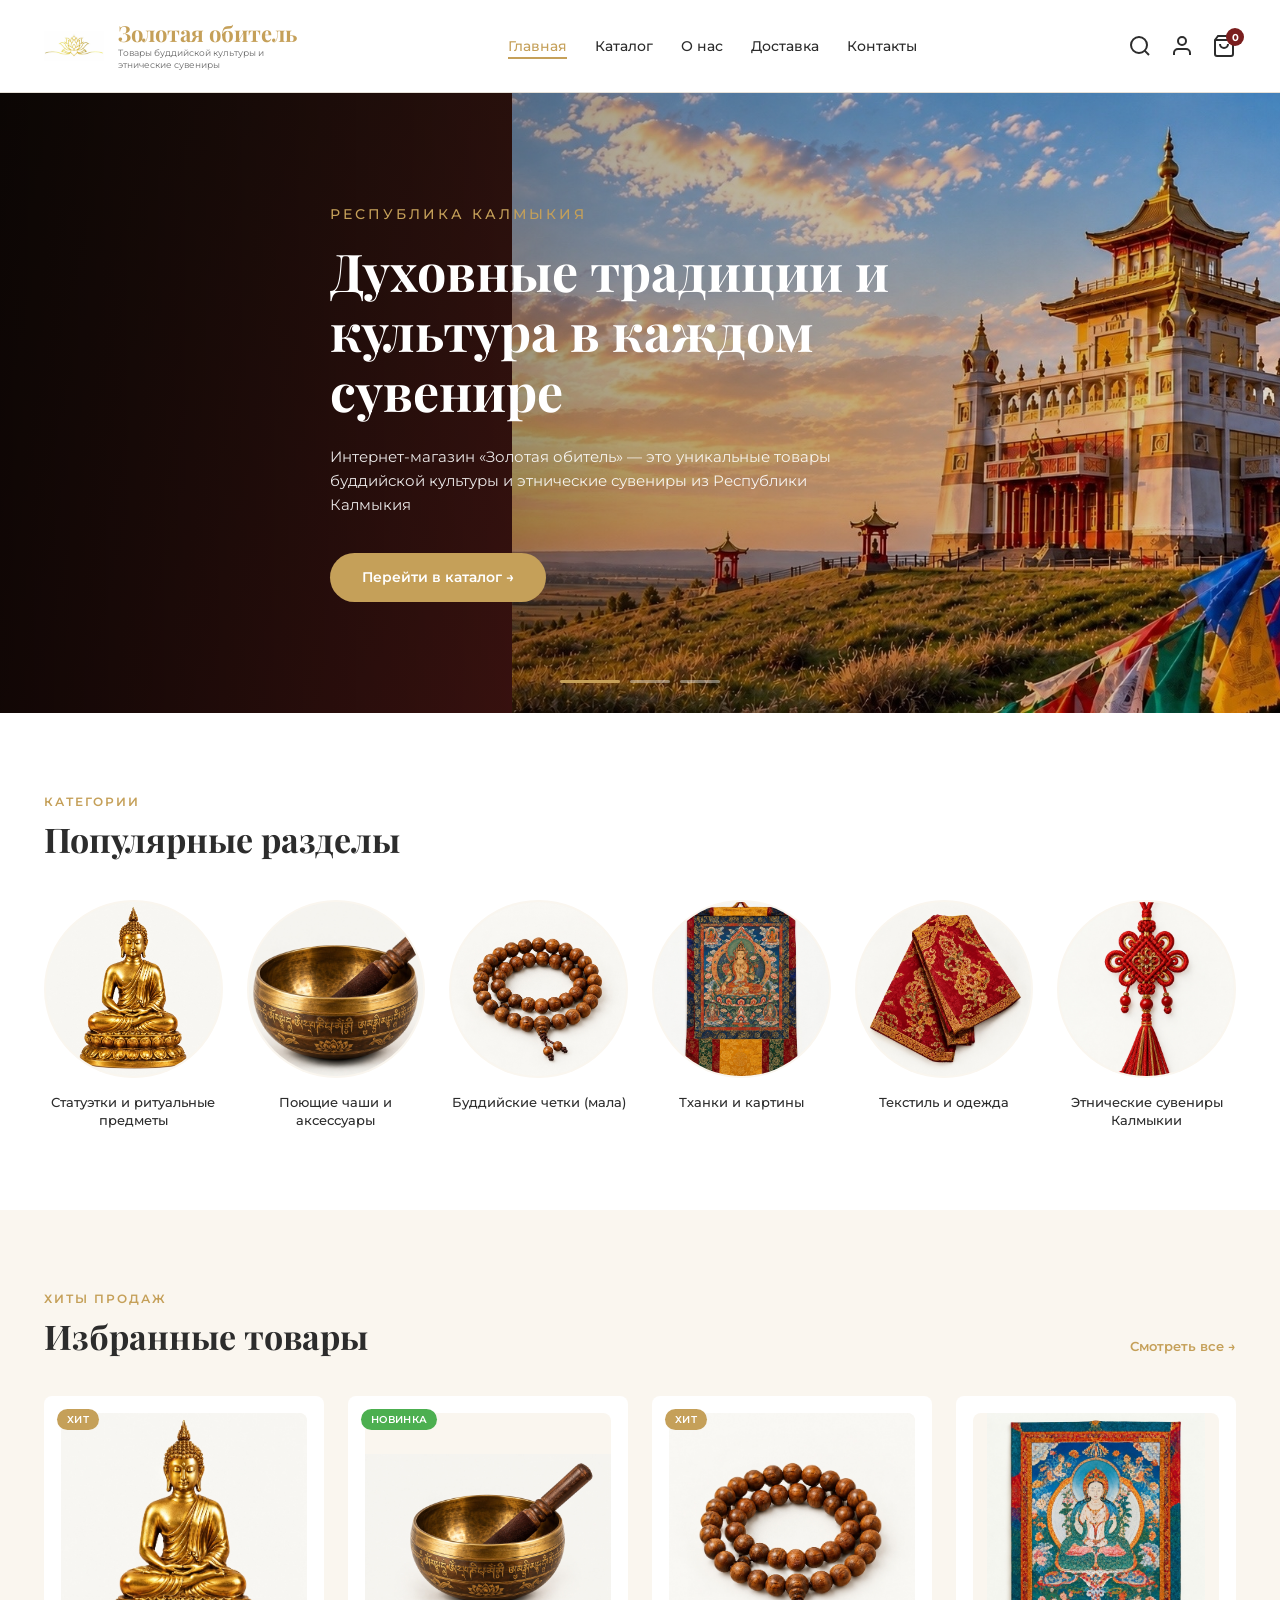
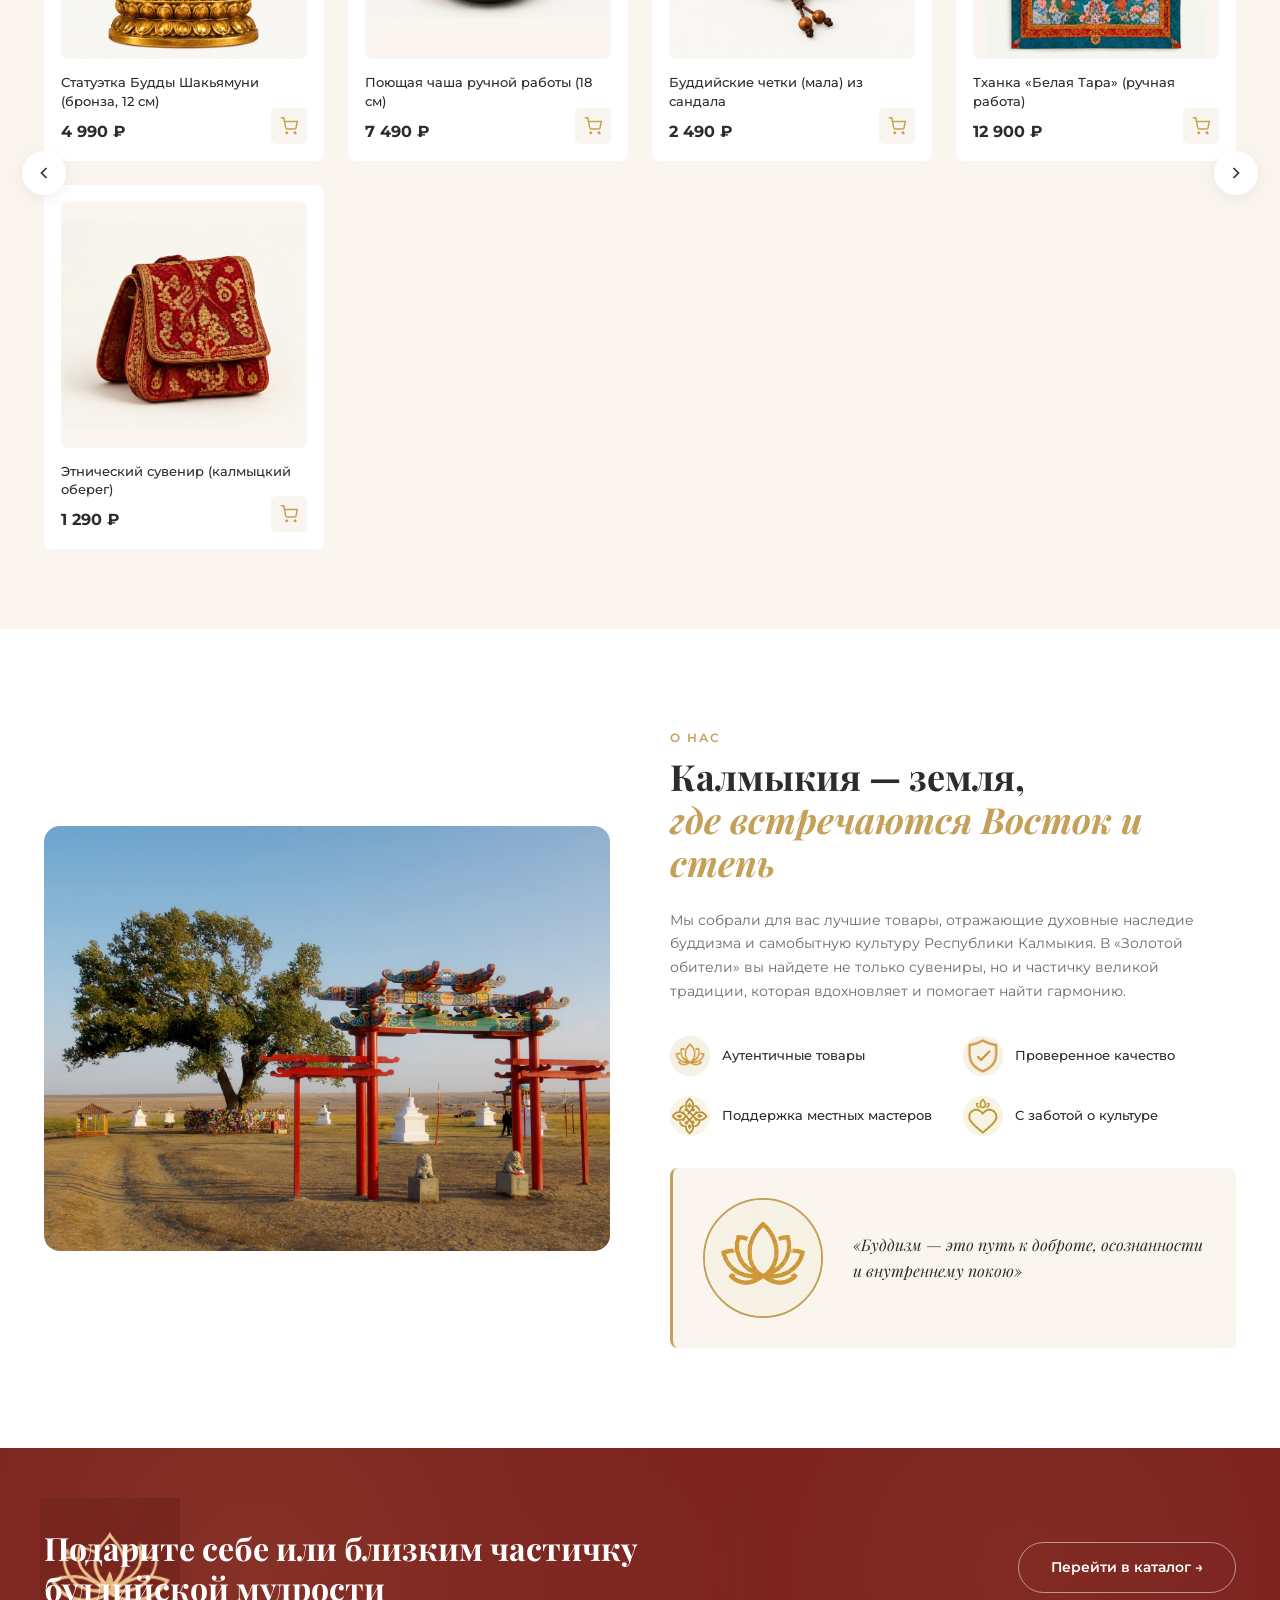
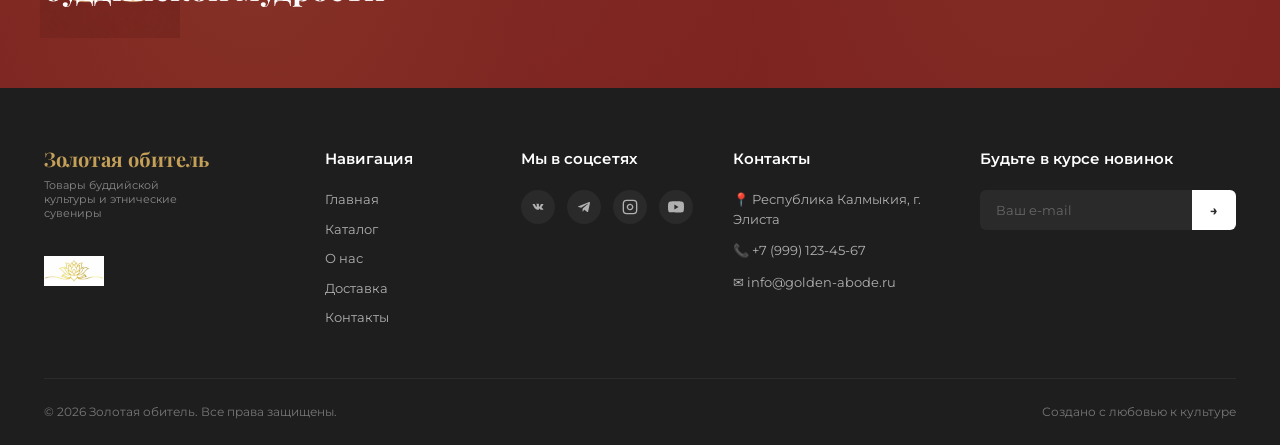
<file: index.html>
<!DOCTYPE html>
<html lang="ru">
<head>
    <meta charset="UTF-8">
    <meta name="viewport" content="width=device-width, initial-scale=1.0">
    <title>Золотая обитель — Товары буддийской культуры</title>
    <link href="https://fonts.googleapis.com/css2?family=Montserrat:wght@300;400;500;600;700&family=Playfair+Display:ital,wght@0,400;0,600;0,700&display=swap" rel="stylesheet">
    <link rel="stylesheet" href="css/style.css">
    <link rel="stylesheet" href="css/responsive.css">
</head>
<body>

<header class="header">
    <div class="container header__container">
        <a href="index.html" class="logo">
            <img src="img/logo.png" alt="Золотая обитель" class="logo__img">
            <div>
                <span class="logo__title">Золотая обитель</span>
                <span class="logo__subtitle">Товары буддийской культуры и этнические сувениры</span>
            </div>
        </a>
        <nav class="nav">
            <ul class="nav__list">
                <li><a href="index.html" class="nav__link active">Главная</a></li>
                <li><a href="catalog.html" class="nav__link">Каталог</a></li>
                <li><a href="about.html" class="nav__link">О нас</a></li>
                <li><a href="delivery.html" class="nav__link">Доставка</a></li>
                <li><a href="contacts.html" class="nav__link">Контакты</a></li>
            </ul>
        </nav>
        <div class="header__actions">
            <button class="action-btn" aria-label="Поиск" data-search-open>
                <svg viewBox="0 0 24 24" fill="none" stroke="currentColor" stroke-width="2">
                    <circle cx="11" cy="11" r="8"/>
                    <path d="m21 21-4.35-4.35"/>
                </svg>
            </button>
            <a href="profile.html" class="action-btn" aria-label="Профиль" id="profileBtn">
                <svg viewBox="0 0 24 24" fill="none" stroke="currentColor" stroke-width="2">
                    <path d="M20 21v-2a4 4 0 0 0-4-4H8a4 4 0 0 0-4 4v2"/>
                    <circle cx="12" cy="7" r="4"/>
                </svg>
            </a>
            <a href="cart.html" class="action-btn" aria-label="Корзина">
                <svg viewBox="0 0 24 24" fill="none" stroke="currentColor" stroke-width="2">
                    <path d="M6 2 3 6v14a2 2 0 0 0 2 2h14a2 2 0 0 0 2-2V6l-3-4Z"/>
                    <path d="M3 6h18"/>
                    <path d="M16 10a4 4 0 0 1-8 0"/>
                </svg>
                <span class="cart-badge">0</span>
            </a>
            <!-- Ссылка на админку, если вы добавили её ранее -->
            <a href="admin.html" class="action-btn" id="adminLink" aria-label="Админ-панель" style="display:none; color:var(--gold);">
                <svg viewBox="0 0 24 24" fill="none" stroke="currentColor" stroke-width="2">
                    <path d="M12 2L2 7l10 5 10-5-10-5zM2 17l10 5 10-5M2 12l10 5 10-5"/>
                </svg>
            </a>
            <button class="burger" aria-label="Меню"><span></span><span></span><span></span></button>
        </div>
    </div>
</header>

<main>

<section class="hero">
    <div class="hero__bg-img"><img src="img/hero-bg.jpg" alt="Храм"></div>
    <div class="container">
        <div class="hero__content">
            <span class="hero__subtitle">Республика Калмыкия</span>
            <h1 class="hero__title">Духовные традиции и культура в каждом сувенире</h1>
            <p class="hero__text">Интернет-магазин «Золотая обитель» — это уникальные товары буддийской культуры и этнические сувениры из Республики Калмыкия</p>
            <a href="catalog.html" class="hero__cta">Перейти в каталог →</a>
        </div>
    </div>
    <div class="hero__dots">
        <div class="hero__dot active"></div>
        <div class="hero__dot"></div>
        <div class="hero__dot"></div>
    </div>
</section>

<section class="section">
    <div class="container">
        <div class="section__header">
            <div>
                <span class="section__label">Категории</span>
                <h2 class="section__title">Популярные разделы</h2>
            </div>
        </div>
        <div class="categories">
            <a href="catalog.html" class="category"><div class="category__img"><img src="img/cat-statue.png" alt="Статуэтки"></div><p class="category__title">Статуэтки и ритуальные предметы</p></a>
            <a href="catalog.html" class="category"><div class="category__img"><img src="img/cat-bowl.png" alt="Поющие чаши"></div><p class="category__title">Поющие чаши и аксессуары</p></a>
            <a href="catalog.html" class="category"><div class="category__img"><img src="img/cat-beads.png" alt="Четки"></div><p class="category__title">Буддийские четки (мала)</p></a>
            <a href="catalog.html" class="category"><div class="category__img"><img src="img/cat-thanka.png" alt="Тханки"></div><p class="category__title">Тханки и картины</p></a>
            <a href="catalog.html" class="category"><div class="category__img"><img src="img/cat-textile.png" alt="Текстиль"></div><p class="category__title">Текстиль и одежда</p></a>
            <a href="catalog.html" class="category"><div class="category__img"><img src="img/cat-souvenir.png" alt="Сувениры"></div><p class="category__title">Этнические сувениры Калмыкии</p></a>
        </div>
    </div>
</section>

<section class="section section--beige">
    <div class="container">
        <div class="section__header">
            <div>
                <span class="section__label">Хиты продаж</span>
                <h2 class="section__title">Избранные товары</h2>
            </div>
            <a href="catalog.html" class="section__link">Смотреть все →</a>
        </div>
        <div class="slider-wrap">
            <button class="slider-arrow slider-arrow--prev" aria-label="Назад"><svg viewBox="0 0 24 24" fill="none" stroke="currentColor" stroke-width="2"><path d="m15 18-6-6 6-6"/></svg></button>
            <button class="slider-arrow slider-arrow--next" aria-label="Вперед"><svg viewBox="0 0 24 24" fill="none" stroke="currentColor" stroke-width="2"><path d="m9 18 6-6-6-6"/></svg></button>
            <div class="products">

                <a href="product.html?id=1" class="product" data-product-id="1">
                    <div class="product__badges"><span class="product__badge product__badge--hit">Хит</span></div>
                    <div class="product__img"><img src="img/prod-buddha.jpg" alt="Статуэтка Будды"></div>
                    <h3 class="product__title">Статуэтка Будды Шакьямуни (бронза, 12 см)</h3>
                    <div class="product__price">4 990 ₽</div>
                    <button class="product__cart" aria-label="В корзину"><svg viewBox="0 0 24 24" fill="none" stroke="currentColor" stroke-width="2"><circle cx="9" cy="21" r="1"/><circle cx="20" cy="21" r="1"/><path d="M1 1h4l2.68 13.39a2 2 0 0 0 2 1.61h9.72a2 2 0 0 0 2-1.61L23 6H6"/></svg></button>
                </a>

                <a href="product.html?id=2" class="product" data-product-id="2">
                    <div class="product__badges"><span class="product__badge product__badge--new">Новинка</span></div>
                    <div class="product__img"><img src="img/prod-bowl.jpg" alt="Поющая чаша"></div>
                    <h3 class="product__title">Поющая чаша ручной работы (18 см)</h3>
                    <div class="product__price">7 490 ₽</div>
                    <button class="product__cart" aria-label="В корзину"><svg viewBox="0 0 24 24" fill="none" stroke="currentColor" stroke-width="2"><circle cx="9" cy="21" r="1"/><circle cx="20" cy="21" r="1"/><path d="M1 1h4l2.68 13.39a2 2 0 0 0 2 1.61h9.72a2 2 0 0 0 2-1.61L23 6H6"/></svg></button>
                </a>

                <a href="product.html?id=3" class="product" data-product-id="3">
                    <div class="product__badges"><span class="product__badge product__badge--hit">Хит</span></div>
                    <div class="product__img"><img src="img/prod-beads.jpg" alt="Четки"></div>
                    <h3 class="product__title">Буддийские четки (мала) из сандала</h3>
                    <div class="product__price">2 490 ₽</div>
                    <button class="product__cart" aria-label="В корзину"><svg viewBox="0 0 24 24" fill="none" stroke="currentColor" stroke-width="2"><circle cx="9" cy="21" r="1"/><circle cx="20" cy="21" r="1"/><path d="M1 1h4l2.68 13.39a2 2 0 0 0 2 1.61h9.72a2 2 0 0 0 2-1.61L23 6H6"/></svg></button>
                </a>

                <a href="product.html?id=4" class="product" data-product-id="4">
                    <div class="product__img"><img src="img/prod-thanka.jpg" alt="Тханка"></div>
                    <h3 class="product__title">Тханка «Белая Тара» (ручная работа)</h3>
                    <div class="product__price">12 900 ₽</div>
                    <button class="product__cart" aria-label="В корзину"><svg viewBox="0 0 24 24" fill="none" stroke="currentColor" stroke-width="2"><circle cx="9" cy="21" r="1"/><circle cx="20" cy="21" r="1"/><path d="M1 1h4l2.68 13.39a2 2 0 0 0 2 1.61h9.72a2 2 0 0 0 2-1.61L23 6H6"/></svg></button>
                </a>

                <a href="product.html?id=5" class="product" data-product-id="5">
                    <div class="product__img"><img src="img/prod-souvenir.jpg" alt="Сувенир"></div>
                    <h3 class="product__title">Этнический сувенир (калмыцкий оберег)</h3>
                    <div class="product__price">1 290 ₽</div>
                    <button class="product__cart" aria-label="В корзину"><svg viewBox="0 0 24 24" fill="none" stroke="currentColor" stroke-width="2"><circle cx="9" cy="21" r="1"/><circle cx="20" cy="21" r="1"/><path d="M1 1h4l2.68 13.39a2 2 0 0 0 2 1.61h9.72a2 2 0 0 0 2-1.61L23 6H6"/></svg></button>
                </a>

            </div>
        </div>
    </div>
</section>

<!-- СЕКЦИЯ О НАС (ИСПРАВЛЕНА) -->
<section class="section">
    <div class="container">
        <div class="about-block">
            <div class="about-block__img"><img src="img/about-elista.png" alt="Элиста"></div>
            <div class="about-block__content">
                <span class="section__label">О нас</span>
                <h2 class="about-block__title">Калмыкия — земля,<br><em>где встречаются Восток и степь</em></h2>
                <p class="about-block__text">Мы собрали для вас лучшие товары, отражающие духовные наследие буддизма и самобытную культуру Республики Калмыкия. В «Золотой обители» вы найдете не только сувениры, но и частичку великой традиции, которая вдохновляет и помогает найти гармонию.</p>
                
                <!-- БЛОК С ИКОНКАМИ -->
                <div class="about-features">
                    <div class="about-feature">
                        <div class="about-feature__icon"><img src="img/icon-lotus.png" alt="Лотос"></div>
                        <p class="about-feature__text">Аутентичные товары</p>
                    </div>
                    <div class="about-feature">
                        <div class="about-feature__icon"><img src="img/icon-check.png" alt="Качество"></div>
                        <p class="about-feature__text">Проверенное качество</p>
                    </div>
                    <div class="about-feature">
                        <div class="about-feature__icon"><img src="img/icon-hands.png" alt="Мастера"></div>
                        <p class="about-feature__text">Поддержка местных мастеров</p>
                    </div>
                    <div class="about-feature">
                        <div class="about-feature__icon"><img src="img/icon-heart.png" alt="Забота"></div>
                        <p class="about-feature__text">С заботой о культуре</p>
                    </div>
                </div>

                <div class="quote">
    <!-- 📸 ФОТО ЦИТАТЫ -->
    <img src="img/quote.jpg" alt="Буддийская мудрость" style="width: 120px; height: 120px; object-fit: cover; border-radius: 50%; flex-shrink: 0; background-color: #eee; border: 2px solid var(--gold);" onerror="this.style.display='none'">
    
    <p class="quote__text">«Буддизм — это путь к доброте, осознанности и внутреннему покою»</p>
</div>

            </div>
        </div>
    </div>
</section>

<!-- CTA БАННЕР (вынесен из блока О нас, как и должно быть) -->
<section class="cta">
    <img src="img/lotus.png" alt="Лотос" class="cta__lotus">
    <div class="container cta__container">
        <h2 class="cta__title">Подарите себе или близким частичку буддийской мудрости</h2>
        <a href="catalog.html" class="cta__btn">Перейти в каталог →</a>
    </div>
</section>

</main>

<footer class="footer">
    <div class="container">
        <div class="footer__grid">
            <div class="footer__brand">
                <span class="logo__title">Золотая обитель</span>
                <span class="logo__subtitle">Товары буддийской культуры и этнические сувениры</span>
                <img src="img/logo.png" alt="Золотая обитель" class="footer__logo">
            </div>
            <div>
                <h4 class="footer__title">Навигация</h4>
                <ul class="footer__list">
                    <li><a href="index.html">Главная</a></li>
                    <li><a href="catalog.html">Каталог</a></li>
                    <li><a href="about.html">О нас</a></li>
                    <li><a href="delivery.html">Доставка</a></li>
                    <li><a href="contacts.html">Контакты</a></li>
                </ul>
            </div>
            <div>
                <h4 class="footer__title">Мы в соцсетях</h4>
                <div class="socials">
                    <a href="https://vk.com" target="_blank" rel="noopener" class="social" aria-label="VK"><svg viewBox="0 0 24 24" fill="currentColor"><path d="M12.785 16.241s.288-.032.436-.192c.137-.148.132-.427.132-.427s-.02-1.303.585-1.496c.595-.191 1.36 1.271 2.17 1.835.614.427 1.08.334 1.08.334l2.171-.03s1.135-.07.596-.961c-.044-.073-.312-.658-1.61-1.861-1.359-1.259-1.176-1.055.46-3.234.996-1.328 1.395-2.14 1.27-2.487-.118-.33-.848-.243-.848-.243l-2.444.015s-.18-.025-.314.055c-.13.079-.214.263-.214.263s-.388 1.03-.905 1.906c-1.088 1.848-1.523 1.945-1.701 1.83-.415-.267-.311-1.075-.311-1.65 0-1.79.271-2.537-.531-2.73-.267-.064-.464-.107-1.148-.114-.877-.01-1.62.003-2.04.208-.28.137-.496.441-.365.459.163.021.531.099.727.364.253.342.244 1.11.244 1.11s.145 2.107-.338 2.369c-.331.179-.785-.187-1.76-1.865-.5-.866-.878-1.823-.878-1.823s-.073-.18-.203-.276c-.158-.117-.38-.154-.38-.154l-2.322.015s-.35.01-.478.162c-.114.135-.009.414-.009.414s1.819 4.253 3.879 6.396c1.887 1.965 4.03 1.835 4.03 1.835h.971z"/></svg></a>
                    <a href="https://t.me" target="_blank" rel="noopener" class="social" aria-label="Telegram"><svg viewBox="0 0 24 24" fill="currentColor"><path d="M9.78 18.65l.28-4.23 7.68-6.92c.34-.31-.07-.46-.52-.19L7.74 13.3 3.64 12c-.88-.25-.89-.86.2-1.3l15.97-6.16c.73-.33 1.43.18 1.15 1.3l-2.72 12.81c-.19.91-.74 1.13-1.5.71L12.6 16.3l-1.99 1.93c-.23.23-.42.42-.83.42z"/></svg></a>
                    <a href="https://instagram.com" target="_blank" rel="noopener" class="social" aria-label="Instagram"><svg viewBox="0 0 24 24" fill="none" stroke="currentColor" stroke-width="2"><rect x="2" y="2" width="20" height="20" rx="5"/><path d="M16 11.37A4 4 0 1 1 12.63 8 4 4 0 0 1 16 11.37z"/><line x1="17.5" y1="6.5" x2="17.51" y2="6.5"/></svg></a>
                    <a href="https://youtube.com" target="_blank" rel="noopener" class="social" aria-label="YouTube"><svg viewBox="0 0 24 24" fill="currentColor"><path d="M23.498 6.186a3.016 3.016 0 0 0-2.122-2.136C19.505 3.545 12 3.545 12 3.545s-7.505 0-9.377.505A3.017 3.017 0 0 0 .502 6.186C0 8.07 0 12 0 12s0 3.93.502 5.814a3.016 3.016 0 0 0 2.122 2.136c1.871.505 9.376.505 9.376.505s7.505 0 9.377-.505a3.015 3.015 0 0 0 2.122-2.136C24 15.93 24 12 24 12s0-3.93-.502-5.814zM9.545 15.568V8.432L15.818 12l-6.273 3.568z"/></svg></a>
                </div>
            </div>
            <div class="footer__contacts">
                <h4 class="footer__title">Контакты</h4>
                <p>📍 Республика Калмыкия, г. Элиста</p>
                <p>📞 <a href="tel:+79991234567">+7 (999) 123-45-67</a></p>
                <p>✉ <a href="mailto:info@golden-abode.ru">info@golden-abode.ru</a></p>
            </div>
            <div>
                <h4 class="footer__title">Будьте в курсе новинок</h4>
                <form class="subscribe">
                    <input type="email" placeholder="Ваш e-mail" required>
                    <button type="submit">→</button>
                </form>
            </div>
        </div>
        <div class="footer__bottom">
            <p>© 2026 Золотая обитель. Все права защищены.</p>
            <p>Создано с любовью к культуре</p>
        </div>
    </div>
</footer>

<script src="js/database.js"></script>
<script src="js/auth.js"></script>
<script src="js/menu.js"></script>
<script src="js/cart.js"></script>
<script src="js/slider.js"></script>
<script src="js/form.js"></script>
<script src="js/search.js"></script>
<script src="js/content.js"></script>
<script>
// Скрываем товары, которые скрыл админ
document.addEventListener('DOMContentLoaded', () => {
    const hidden = JSON.parse(localStorage.getItem('abode_hidden_products') || '[]');
    document.querySelectorAll('.product').forEach(p => {
        const href = p.getAttribute('href') || '';
        const match = href.match(/id=(\d+)/);
        if (match && hidden.includes(parseInt(match[1]))) {
            p.style.display = 'none';
        }
    });
});
</script>
</body>
</html>
</file>
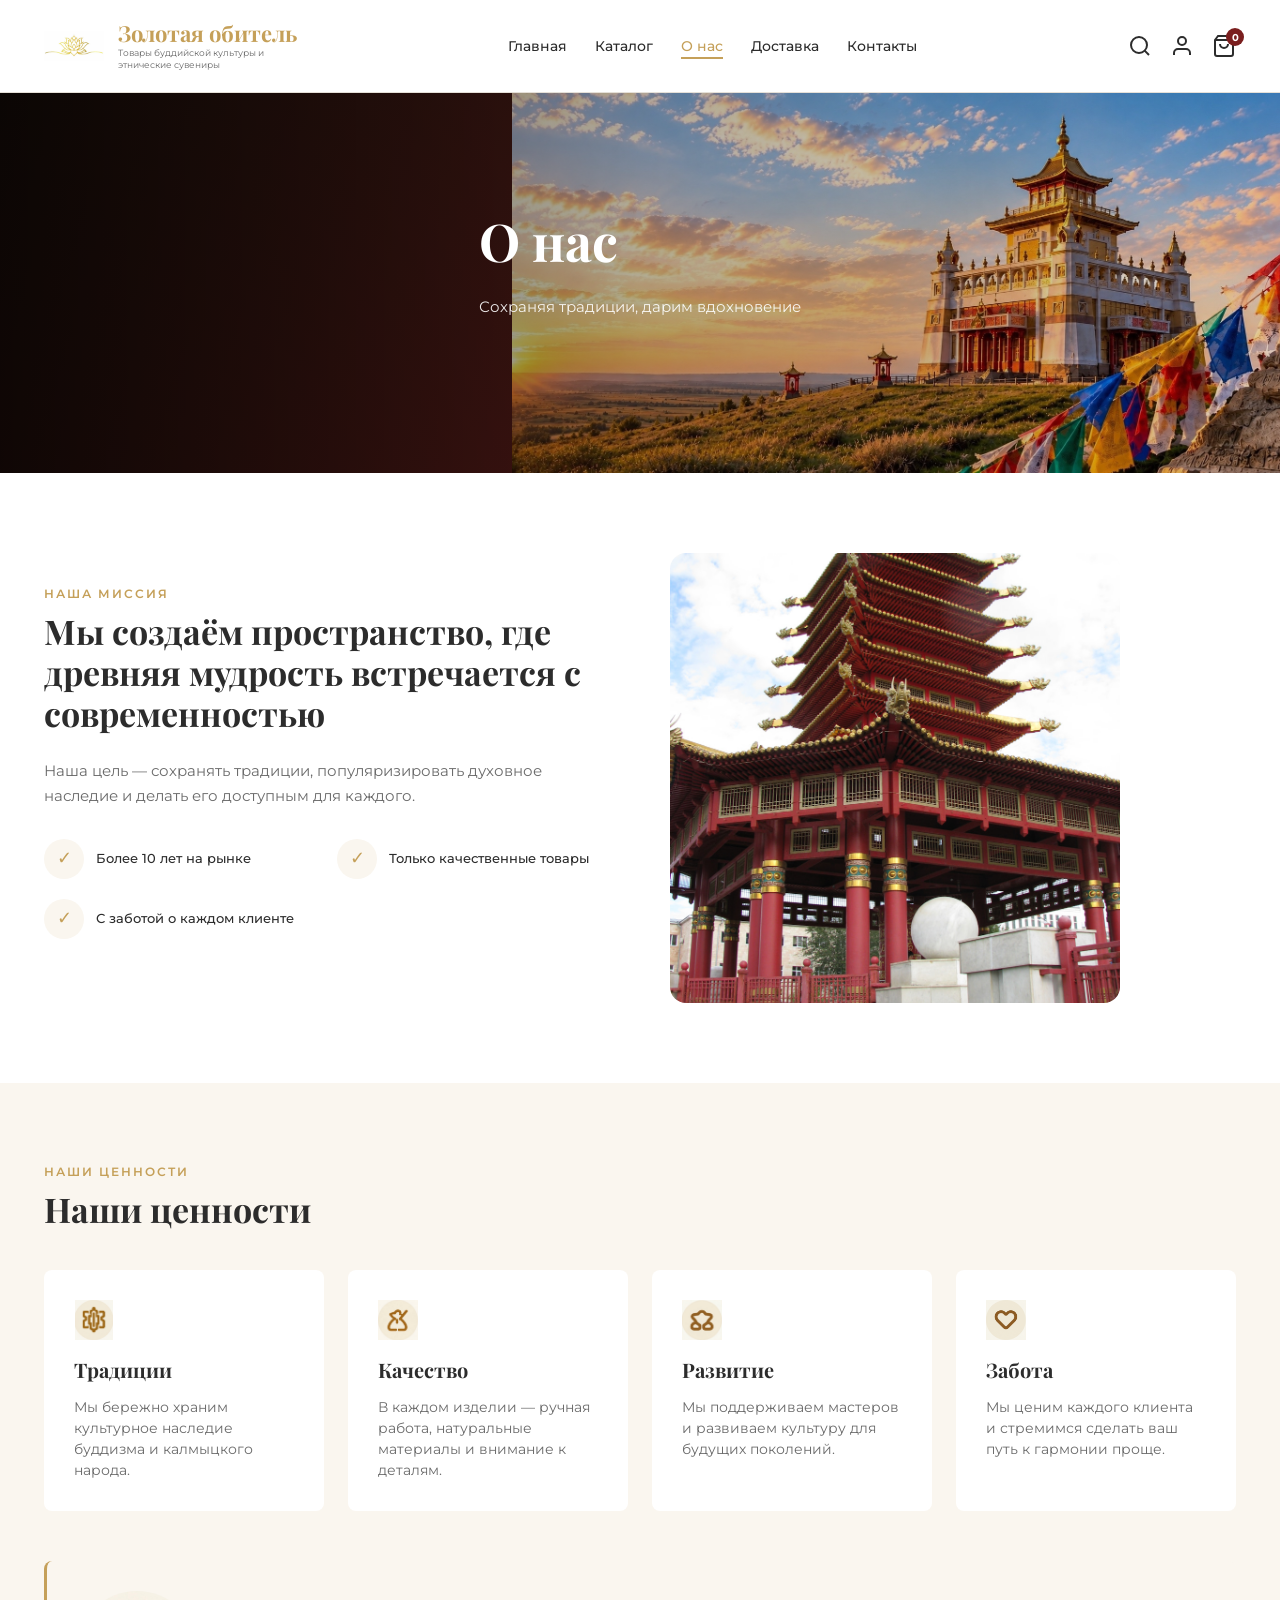
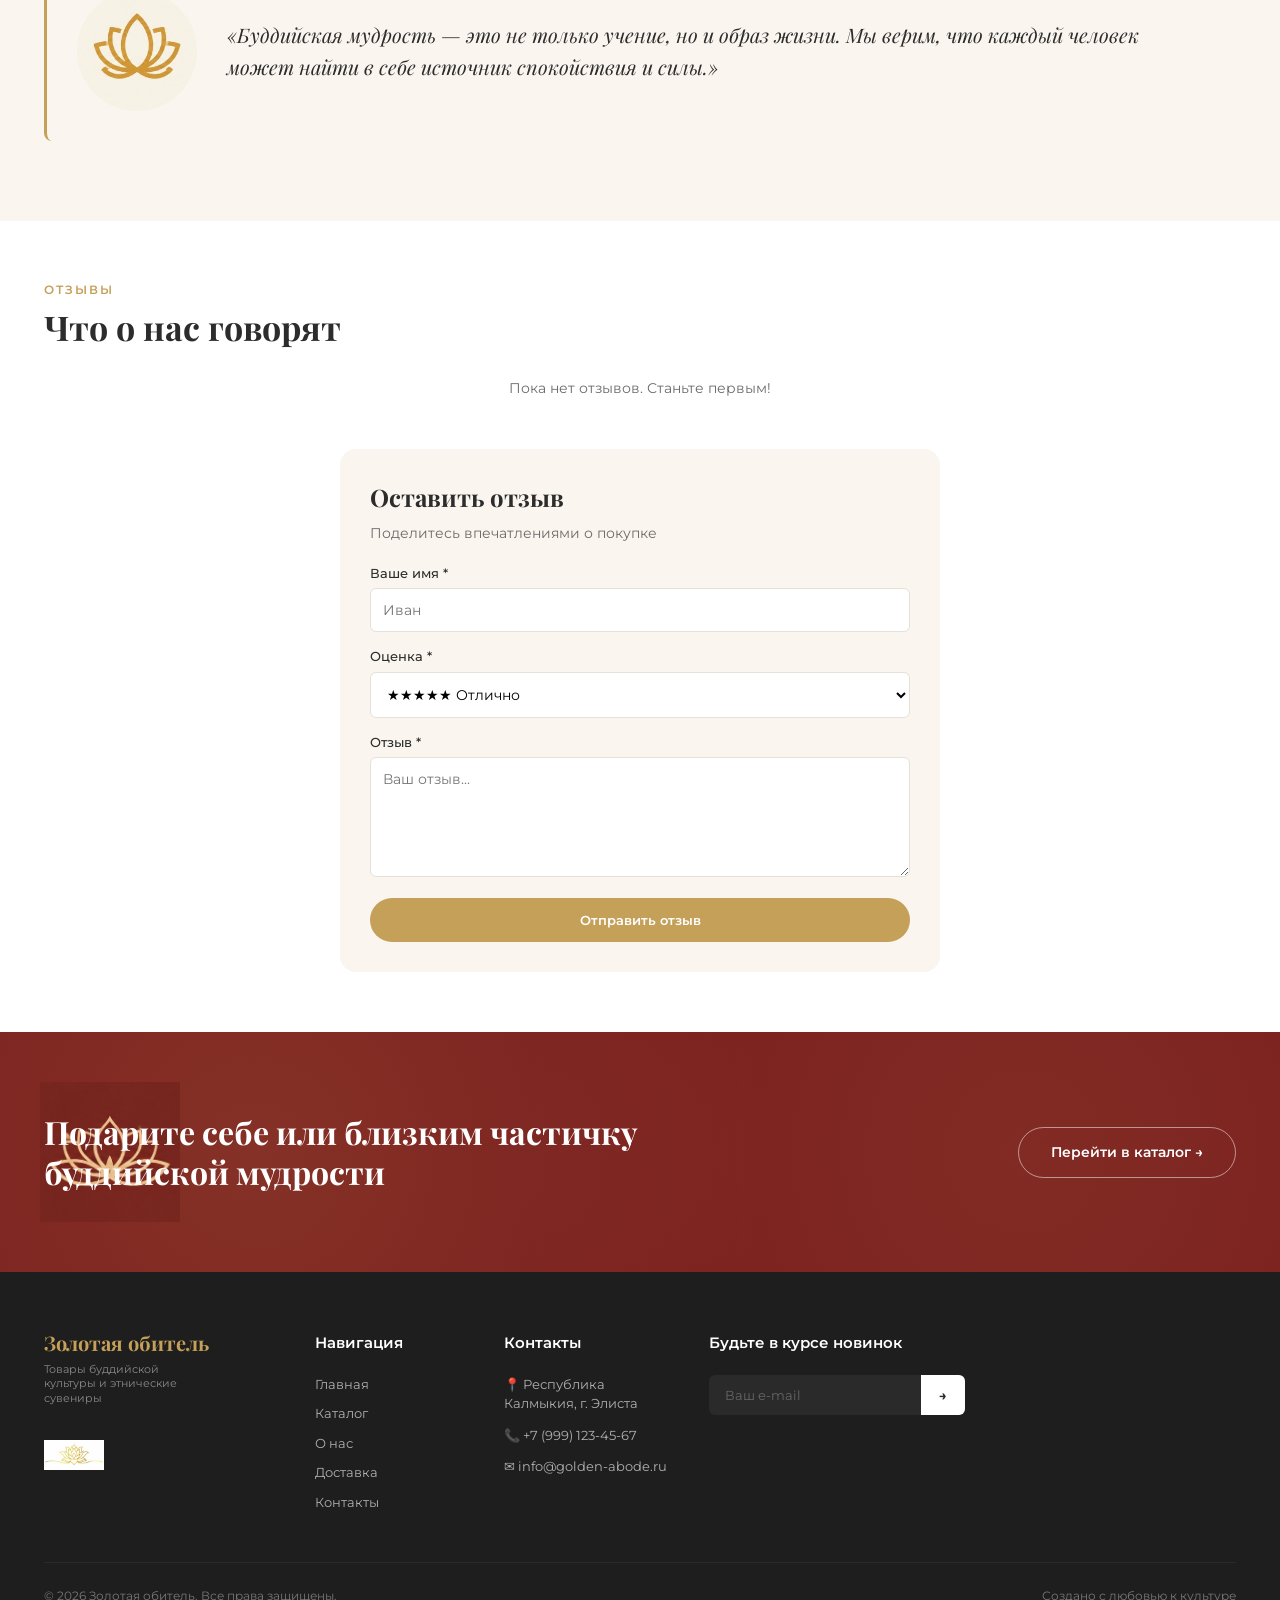
<file: about.html>
<!DOCTYPE html>
<html lang="ru">
<head>
    <meta charset="UTF-8">
    <meta name="viewport" content="width=device-width, initial-scale=1.0">
    <title>О нас — Золотая обитель</title>
    <link href="https://fonts.googleapis.com/css2?family=Montserrat:wght@300;400;500;600;700&family=Playfair+Display:ital,wght@0,400;0,600;0,700&display=swap" rel="stylesheet">
    <link rel="stylesheet" href="css/style.css">
    <link rel="stylesheet" href="css/responsive.css">
</head>
<body>

<header class="header">
    <div class="container header__container">
        <a href="index.html" class="logo">
            <img src="img/logo.png" alt="Золотая обитель" class="logo__img">
            <div>
                <span class="logo__title">Золотая обитель</span>
                <span class="logo__subtitle">Товары буддийской культуры и этнические сувениры</span>
            </div>
        </a>
        <nav class="nav">
            <ul class="nav__list">
                <li><a href="index.html" class="nav__link">Главная</a></li>
                <li><a href="catalog.html" class="nav__link">Каталог</a></li>
                <li><a href="about.html" class="nav__link active">О нас</a></li>
                <li><a href="delivery.html" class="nav__link">Доставка</a></li>
                <li><a href="contacts.html" class="nav__link">Контакты</a></li>
            </ul>
        </nav>
        <div class="header__actions">
            <button class="action-btn" aria-label="Поиск" data-search-open>
                <svg viewBox="0 0 24 24" fill="none" stroke="currentColor" stroke-width="2">
                    <circle cx="11" cy="11" r="8"/>
                    <path d="m21 21-4.35-4.35"/>
                </svg>
            </button>
            <a href="profile.html" class="action-btn" aria-label="Профиль" id="profileBtn">
                <svg viewBox="0 0 24 24" fill="none" stroke="currentColor" stroke-width="2">
                    <path d="M20 21v-2a4 4 0 0 0-4-4H8a4 4 0 0 0-4 4v2"/>
                    <circle cx="12" cy="7" r="4"/>
                </svg>
            </a>
            <a href="cart.html" class="action-btn" aria-label="Корзина">
                <svg viewBox="0 0 24 24" fill="none" stroke="currentColor" stroke-width="2">
                    <path d="M6 2 3 6v14a2 2 0 0 0 2 2h14a2 2 0 0 0 2-2V6l-3-4Z"/>
                    <path d="M3 6h18"/>
                    <path d="M16 10a4 4 0 0 1-8 0"/>
                </svg>
                <span class="cart-badge">0</span>
            </a>
            <button class="burger" aria-label="Меню"><span></span><span></span><span></span></button>
        </div>
    </div>
</header>

<main>

<section class="hero" style="min-height: 380px;">
    <div class="hero__bg-img"><img src="img/hero-bg.jpg" alt="Буддийский храм"></div>
    <div class="container">
        <div class="hero__content" style="padding: 60px 0;">
            <h1 class="hero__title" style="font-size: 52px;">О нас</h1>
            <p class="hero__text">Сохраняя традиции, дарим вдохновение</p>
        </div>
    </div>
</section>

<section class="section">
    <div class="container">
        <div class="about-block">
            <div>
                <span class="section__label">Наша миссия</span>
                <h2 class="section__title" style="margin-bottom: 24px;">Мы создаём пространство, где древняя мудрость встречается с современностью</h2>
                <p style="font-size: 15px; line-height: 1.7; color: var(--text-light); margin-bottom: 30px;">Наша цель — сохранять традиции, популяризировать духовное наследие и делать его доступным для каждого.</p>
                <div class="about-features">
                    <div class="about-feature"><div class="about-feature__icon">✓</div><p class="about-feature__text">Более 10 лет на рынке</p></div>
                    <div class="about-feature"><div class="about-feature__icon">✓</div><p class="about-feature__text">Только качественные товары</p></div>
                    <div class="about-feature"><div class="about-feature__icon">✓</div><p class="about-feature__text">С заботой о каждом клиенте</p></div>
                </div>
            </div>
            <div class="about-block__img" style="aspect-ratio: 1/1;"><img src="img/about-pagoda.jpg" alt="Пагода"></div>
        </div>
    </div>
</section>

        <!-- НАШИ ЦЕННОСТИ -->
        <section class="section section--beige">
            <div class="container">
                <div class="section__header">
                    <div>
                        <span class="section__label">Наши ценности</span>
                        <h2 class="section__title">Наши ценности</h2>
                    </div>
                </div>
                
                <div style="display: grid; grid-template-columns: repeat(4, 1fr); gap: 24px;">
                    <div style="background: white; padding: 30px; border-radius: var(--radius);">
                        <img src="img/icon-traditions.png" alt="Традиции" style="width: 40px; height: 40px; object-fit: contain; margin-bottom: 15px; display: block;">
                        <h3 style="font-family: var(--font-accent); font-size: 20px; margin-bottom: 12px;">Традиции</h3>
                        <p style="color: var(--text-light); font-size: 14px;">Мы бережно храним культурное наследие буддизма и калмыцкого народа.</p>
                    </div>
                    <div style="background: white; padding: 30px; border-radius: var(--radius);">
                        <img src="img/icon-quality.png" alt="Качество" style="width: 40px; height: 40px; object-fit: contain; margin-bottom: 15px; display: block;">
                        <h3 style="font-family: var(--font-accent); font-size: 20px; margin-bottom: 12px;">Качество</h3>
                        <p style="color: var(--text-light); font-size: 14px;">В каждом изделии — ручная работа, натуральные материалы и внимание к деталям.</p>
                    </div>
                    <div style="background: white; padding: 30px; border-radius: var(--radius);">
                        <img src="img/icon-development.png" alt="Развитие" style="width: 40px; height: 40px; object-fit: contain; margin-bottom: 15px; display: block;">
                        <h3 style="font-family: var(--font-accent); font-size: 20px; margin-bottom: 12px;">Развитие</h3>
                        <p style="color: var(--text-light); font-size: 14px;">Мы поддерживаем мастеров и развиваем культуру для будущих поколений.</p>
                    </div>
                    <div style="background: white; padding: 30px; border-radius: var(--radius);">
                        <img src="img/icon-care.png" alt="Забота" style="width: 40px; height: 40px; object-fit: contain; margin-bottom: 15px; display: block;">
                        <h3 style="font-family: var(--font-accent); font-size: 20px; margin-bottom: 12px;">Забота</h3>
                        <p style="color: var(--text-light); font-size: 14px;">Мы ценим каждого клиента и стремимся сделать ваш путь к гармонии проще.</p>
                    </div>
                </div>
                
                <!-- Блок с цитатой и фотографией -->
                <div class="quote" style="margin-top: 50px;">
                    <img src="img/quote.jpg" alt="Буддийская мудрость" style="width: 120px; height: 120px; object-fit: cover; border-radius: 50%; flex-shrink: 0;">
                    <p class="quote__text" style="font-size: 20px;">«Буддийская мудрость — это не только учение, но и образ жизни. Мы верим, что каждый человек может найти в себе источник спокойствия и силы.»</p>
                </div>

            </div>
        </section> <!-- ЗДЕСЬ ЗАКРЫВАЕТСЯ СЕКЦИЯ ЦЕННОСТЕЙ -->

        <!-- ОТЗЫВЫ (ВЫНЕСЕНЫ ОТДЕЛЬНО) -->
        <section class="section" id="reviews-section" style="padding: 60px 0;">
            <div class="container">
                <span class="section__label">Отзывы</span>
                <h2 class="section__title" style="margin-bottom: 30px;">Что о нас говорят</h2>
                <div id="reviewsList" style="margin-bottom: 50px;"></div>

                <div style="background:var(--beige); padding:30px; border-radius:16px; max-width:600px; margin:0 auto;">
                    <h3 style="font-family:var(--font-accent); font-size:24px; margin-bottom:8px;">Оставить отзыв</h3>
                    <p style="color:var(--text-light); margin-bottom:20px; font-size:14px;">Поделитесь впечатлениями о покупке</p>
                    <form id="reviewForm">
                        <div class="form-group">
                            <label>Ваше имя *</label>
                            <input type="text" name="name" class="form-control" placeholder="Иван" required>
                        </div>
                        <div class="form-group">
                            <label>Оценка *</label>
                            <select name="rating" class="form-control" required>
                                <option value="5">★★★★★ Отлично</option>
                                <option value="4">★★★★ Хорошо</option>
                                <option value="3">★★★ Нормально</option>
                                <option value="2">★★ Плохо</option>
                                <option value="1">★ Ужасно</option>
                            </select>
                        </div>
                        <div class="form-group">
                            <label>Отзыв *</label>
                            <textarea name="text" class="form-control" placeholder="Ваш отзыв..." required></textarea>
                        </div>
                        <button type="submit" style="width:100%;padding:14px;background:var(--gold);color:white;border-radius:30px;font-weight:600;border:none;cursor:pointer;">Отправить отзыв</button>
                    </form>
                </div>
            </div>
        </section> <!-- ЗДЕСЬ ЗАКРЫВАЕТСЯ СЕКЦИЯ ОТЗЫВОВ -->

    </main> <!-- ЗДЕСЬ ЗАКРЫВАЕТСЯ ОСНОВНОЙ КОНТЕНТ -->

    <!-- CTA БАННЕР (ОН ТЕПЕРЬ ВНЕ MAIN, НИЧЕГО НЕ СЪЕДЕТ) -->
    <section class="cta">
        <img src="img/lotus.png" alt="Лотос" class="cta__lotus">
        <div class="container cta__container">
            <h2 class="cta__title">Подарите себе или близким частичку буддийской мудрости</h2>
            <a href="catalog.html" class="cta__btn">Перейти в каталог →</a>
        </div>
    </section>

    <footer class="footer">
    <div class="container">
        <div class="footer__grid">
            <div class="footer__brand">
                <span class="logo__title">Золотая обитель</span>
                <span class="logo__subtitle">Товары буддийской культуры и этнические сувениры</span>
                <img src="img/logo.png" alt="Золотая обитель" class="footer__logo">
            </div>
            <div>
                <h4 class="footer__title">Навигация</h4>
                <ul class="footer__list">
                    <li><a href="index.html">Главная</a></li>
                    <li><a href="catalog.html">Каталог</a></li>
                    <li><a href="about.html">О нас</a></li>
                    <li><a href="delivery.html">Доставка</a></li>
                    <li><a href="contacts.html">Контакты</a></li>
                </ul>
            </div>
            <div class="footer__contacts">
                <h4 class="footer__title">Контакты</h4>
                <p>📍 Республика Калмыкия, г. Элиста</p>
                <p>📞 <a href="tel:+79991234567">+7 (999) 123-45-67</a></p>
                <p>✉ <a href="mailto:info@golden-abode.ru">info@golden-abode.ru</a></p>
            </div>
            <div>
                <h4 class="footer__title">Будьте в курсе новинок</h4>
                <form class="subscribe">
                    <input type="email" placeholder="Ваш e-mail" required>
                    <button type="submit">→</button>
                </form>
            </div>
        </div>
        <div class="footer__bottom">
            <p>© 2026 Золотая обитель. Все права защищены.</p>
            <p>Создано с любовью к культуре</p>
        </div>
    </div>
</footer>

<script src="js/database.js"></script>
<script src="js/auth.js"></script>
<script src="js/menu.js"></script>
<script src="js/cart.js"></script>
<script src="js/form.js"></script>
<script src="js/search.js"></script>
<script src="js/content.js"></script>

<script>
document.addEventListener('DOMContentLoaded', () => {
    function renderClientReviews() {
        const list = document.getElementById('reviewsList');
        if (!list) return;
        const reviews = JSON.parse(localStorage.getItem('abode_reviews') || '[]');
        if (reviews.length === 0) {
            list.innerHTML = '<p style="color:var(--text-light);text-align:center;">Пока нет отзывов. Станьте первым!</p>';
            return;
        }
        list.innerHTML = reviews.map(r => `
            <div style="background:white;border:1px solid var(--border);padding:24px;border-radius:12px;margin-bottom:16px;">
                <div style="display:flex;justify-content:space-between;flex-wrap:wrap;gap:10px;">
                    <strong>${r.name}</strong>
                    <span style="color:var(--gold);font-size:16px;">${'★'.repeat(r.rating)}${'☆'.repeat(5 - r.rating)}</span>
                </div>
                <p style="margin:12px 0;font-size:14px;">${r.text}</p>
                ${r.reply ? `
                    <div style="background:var(--beige);padding:12px 16px;border-radius:8px;border-left:3px solid var(--gold);margin-top:10px;">
                        <p style="font-size:12px;color:var(--gold);font-weight:600;margin-bottom:4px;">Ответ магазина:</p>
                        <p style="font-size:13px;">${r.reply}</p>
                    </div>
                ` : ''}
                <p style="font-size:12px;color:var(--text-light);margin-top:10px;">${r.date}</p>
            </div>
        `).join('');
    }

    renderClientReviews();

    const form = document.getElementById('reviewForm');
    if (form) {
        form.addEventListener('submit', (e) => {
            e.preventDefault();
            const reviews = JSON.parse(localStorage.getItem('abode_reviews') || '[]');
            reviews.unshift({
                name: form.name.value.trim(),
                rating: parseInt(form.rating.value),
                text: form.text.value.trim(),
                date: new Date().toLocaleString('ru-RU'),
                reply: ''
            });
            localStorage.setItem('abode_reviews', JSON.stringify(reviews));
            form.reset();
            renderClientReviews();
            if (typeof showToast === 'function') showToast('Спасибо за отзыв!');
        });
    }
});
</script>
</body>
</html>
</file>
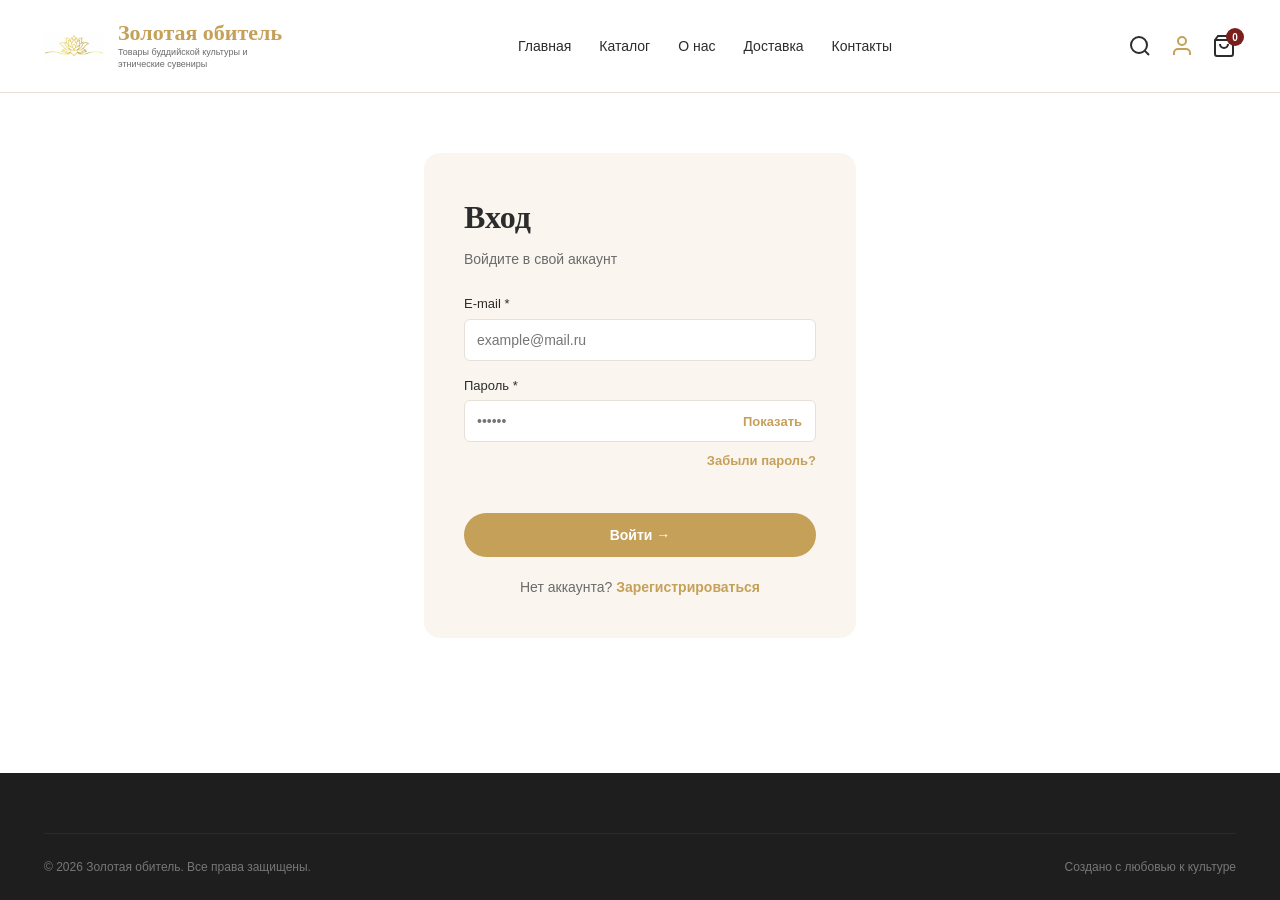
<file: admin.html>
<!DOCTYPE html>
<html lang="ru">
<head>
    <meta charset="UTF-8">
    <meta name="viewport" content="width=device-width, initial-scale=1.0">
    <title>Админ-панель — Золотая обитель</title>
    <link href="https://fonts.googleapis.com/css2?family=Montserrat:wght@300;400;500;600;700&family=Playfair+Display:ital,wght@0,400;0,600;0,700&display=swap" rel="stylesheet">
    <link rel="stylesheet" href="css/style.css">
    <link rel="stylesheet" href="css/responsive.css">
    <style>
        .admin-tabs { display: flex; gap: 10px; margin-bottom: 30px; border-bottom: 1px solid var(--border); padding-bottom: 10px; flex-wrap: wrap; }
        .admin-tab { padding: 10px 20px; cursor: pointer; border-radius: 8px 8px 0 0; font-weight: 600; background: var(--beige); color: var(--text-light); transition: 0.3s; border: none; font-size: 14px; }
        .admin-tab.active { background: var(--gold); color: white; }
        .admin-content { display: none; }
        .admin-content.active { display: block; }
        .admin-card { background: white; border: 1px solid var(--border); padding: 20px; border-radius: 12px; margin-bottom: 16px; display: flex; justify-content: space-between; align-items: center; flex-wrap: wrap; gap: 10px; }
        .admin-card-info { flex: 1; min-width: 200px; }
        .admin-actions { display: flex; gap: 10px; flex-wrap: wrap; margin-top: 10px; }
        .btn-sm { padding: 8px 16px; border-radius: 30px; font-size: 13px; font-weight: 600; cursor: pointer; border: none; transition: 0.3s; }
        .btn-gold { background: var(--gold); color: white; }
        .btn-gold:hover { background: var(--gold-dark); }
        .btn-outline { background: transparent; border: 1px solid var(--border); color: var(--text); }
        .btn-outline:hover { border-color: var(--gold); color: var(--gold); }
        .btn-danger { background: transparent; color: var(--burgundy); border: 1px solid var(--burgundy); }
        .btn-danger:hover { background: var(--burgundy); color: white; }
        .admin-form-group { margin-bottom: 15px; }
        .admin-form-group label { display: block; font-size: 13px; font-weight: 600; margin-bottom: 5px; }
        .admin-form-control { width: 100%; padding: 10px; border: 1px solid var(--border); border-radius: 6px; font-size: 14px; font-family: inherit; }
        .admin-form-control:focus { outline: none; border-color: var(--gold); }
        @media (max-width: 768px) {
            .admin-tabs { flex-direction: column; }
            .admin-tab { text-align: left; border-radius: 8px; }
            .admin-card { flex-direction: column; align-items: flex-start; }
        }
    </style>
</head>
<body>

<header class="header">
    <div class="container header__container">
        <a href="index.html" class="logo">
            <img src="img/logo.png" alt="Золотая обитель" class="logo__img">
            <div>
                <span class="logo__title">Золотая обитель</span>
                <span class="logo__subtitle">Админ-панель</span>
            </div>
        </a>
        <nav class="nav">
            <ul class="nav__list">
                <li><a href="index.html" class="nav__link">На сайт</a></li>
                <li><a href="admin.html" class="nav__link active">Админка</a></li>
            </ul>
        </nav>
        <div class="header__actions">
            <button id="logoutAdmin" class="action-btn" style="color:var(--burgundy); display:flex; align-items:center; gap:5px; width:auto; font-weight:600;" aria-label="Выйти">Выйти ✕</button>
        </div>
    </div>
</header>

<main>
<section class="section" id="adminPage" style="padding: 40px 0 80px;">
    <div class="container">
        <h1 style="font-family: var(--font-accent); font-size: 36px; margin-bottom: 8px;">Панель управления</h1>
        <p id="adminWelcome" style="color:var(--text-light); margin-bottom: 30px;">Добро пожаловать!</p>

        <div class="admin-tabs">
            <button class="admin-tab active" data-tab="orders">Заказы</button>
            <button class="admin-tab" data-tab="reviews">Отзывы</button>
            <button class="admin-tab" data-tab="questions">Вопросы</button>
            <button class="admin-tab" data-tab="products">Товары</button>
            <button class="admin-tab" data-tab="users">Пользователи</button>
            <button class="admin-tab" data-tab="content">Контент сайта</button>
        </div>

        <!-- Заказы -->
        <div id="tab-orders" class="admin-content active">
            <h2 style="font-family: var(--font-accent); font-size: 24px; margin-bottom: 20px;">Все заказы</h2>
            <div id="adminOrders"></div>
        </div>

        <!-- Отзывы -->
        <div id="tab-reviews" class="admin-content">
            <h2 style="font-family: var(--font-accent); font-size: 24px; margin-bottom: 20px;">Отзывы клиентов</h2>
            <div id="adminReviews"></div>
        </div>

        <!-- Вопросы -->
        <div id="tab-questions" class="admin-content">
            <h2 style="font-family: var(--font-accent); font-size: 24px; margin-bottom: 20px;">Вопросы с сайта</h2>
            <div id="adminQuestions"></div>
        </div>

        <!-- Товары -->
        <div id="tab-products" class="admin-content">
            <div id="adminProducts"></div>
        </div>

        <!-- Пользователи (НОВОЕ) -->
        <div id="tab-users" class="admin-content">
            <h2 style="font-family: var(--font-accent); font-size: 24px; margin-bottom: 20px;">Зарегистрированные пользователи</h2>
            <div id="adminUsers"></div>
        </div>

        <!-- Контент -->
        <div id="tab-content" class="admin-content">
            <h2 style="font-family: var(--font-accent); font-size: 24px; margin-bottom: 20px;">Редактор контента</h2>
            <div id="adminContent"></div>
        </div>
    </div>
</section>
</main>

<!-- МОДАЛЬНОЕ ОКНО ДОБАВЛЕНИЯ ТОВАРА -->
<div class="admin-modal" id="productModal" style="display:none; position:fixed; inset:0; z-index:9999; background:rgba(0,0,0,0.6); backdrop-filter:blur(4px); align-items:center; justify-content:center;">
    <div style="background:white; border-radius:16px; padding:30px; width:90%; max-width:600px; max-height:90vh; overflow-y:auto; position:relative;">
        <button onclick="closeProductModal()" style="position:absolute; top:15px; right:15px; background:var(--beige); border:none; width:30px; height:30px; border-radius:50%; cursor:pointer; font-size:16px;">✕</button>
        <h2 style="font-family:var(--font-accent); font-size:28px; margin-bottom:20px;">Новый товар</h2>
        
        <form id="productForm">
            <div class="form-group">
                <label>Название товара *</label>
                <input type="text" name="title" class="form-control" required placeholder="Например: Статуэтка Будды">
            </div>
            
            <div style="display:grid; grid-template-columns:1fr 1fr; gap:15px;">
                <div class="form-group">
                    <label>Цена (₽) *</label>
                    <input type="number" name="price" class="form-control" required placeholder="4990">
                </div>
                <div class="form-group">
                    <label>Категория</label>
                    <select name="category" class="form-control">
                        <option value="statue">Статуэтки</option>
                        <option value="attr">Атрибутика</option>
                        <option value="beads">Четки</option>
                        <option value="thanka">Ткани и картины</option>
                        <option value="souvenir">Сувениры</option>
                    </select>
                </div>
            </div>

            <div class="form-group">
                <label>Краткое описание</label>
                <textarea name="desc" class="form-control" style="min-height:80px;" placeholder="Описание товара..."></textarea>
            </div>

            <div class="form-group">
                <label>Фото товара (загрузить с компьютера)</label>
                <input type="file" id="productImageInput" accept="image/*" style="font-size:14px;">
                <div style="margin-top:10px; font-size:12px; color:#999;">Или вставьте ссылку на картинку из интернета:</div>
                <input type="text" name="imageUrl" class="form-control" placeholder="https://..." style="margin-top:5px;">
            </div>

            <div id="imagePreview" style="margin-bottom:15px; text-align:center; display:none;">
                <img src="" alt="Превью" style="max-height:150px; border-radius:8px; border:1px solid var(--border);">
            </div>

            <button type="submit" style="width:100%; padding:14px; background:var(--gold); color:white; border-radius:30px; font-weight:600; border:none; cursor:pointer;">Добавить товар</button>
        </form>
    </div>
</div>

<!-- МОДАЛЬНОЕ ОКНО РЕДАКТИРОВАНИЯ ПОЛЬЗОВАТЕЛЯ -->
<div id="userModal" style="display:none; position:fixed; inset:0; z-index:9999; background:rgba(0,0,0,0.6); backdrop-filter:blur(4px); align-items:center; justify-content:center;">
    <div style="background:white; border-radius:16px; padding:30px; width:90%; max-width:560px; max-height:90vh; overflow-y:auto; position:relative;">
        <button type="button" onclick="closeUserModal()" style="position:absolute; top:15px; right:15px; background:var(--beige); border:none; width:30px; height:30px; border-radius:50%; cursor:pointer; font-size:16px;" aria-label="Закрыть">✕</button>
        <h2 style="font-family:var(--font-accent); font-size:28px; margin-bottom:20px;">Редактирование профиля</h2>
        <form id="userForm" novalidate>
            <div style="display:grid; grid-template-columns:1fr 1fr; gap:15px;">
                <div class="form-group">
                    <label>Имя *</label>
                    <input type="text" name="firstName" class="form-control" required>
                </div>
                <div class="form-group">
                    <label>Фамилия</label>
                    <input type="text" name="lastName" class="form-control">
                </div>
            </div>
            <div class="form-group">
                <label>E-mail *</label>
                <input type="email" name="email" class="form-control" required>
            </div>
            <div style="display:grid; grid-template-columns:1fr 1fr; gap:15px;">
                <div class="form-group">
                    <label>Телефон</label>
                    <input type="tel" name="phone" class="form-control" placeholder="+7 (999) 123-45-67">
                </div>
                <div class="form-group">
                    <label>Роль</label>
                    <select name="role" class="form-control">
                        <option value="USER">Клиент</option>
                        <option value="ADMIN">Администратор</option>
                    </select>
                </div>
            </div>
            <div id="userRoleHint" style="display:none; font-size:12px; color:#999; margin:-8px 0 12px;">Свою роль изменить нельзя.</div>
            <div class="form-group">
                <label>Адрес доставки</label>
                <input type="text" name="address" class="form-control" placeholder="г. Элиста, ул. Ленина, 12">
            </div>
            <div class="form-group">
                <label>Новый пароль</label>
                <input type="text" name="newPassword" class="form-control" minlength="6" autocomplete="off" placeholder="Оставьте пустым, чтобы не менять">
            </div>
            <div id="userFormError" style="color:var(--burgundy); font-size:13px; min-height:18px; margin-bottom:10px;"></div>
            <button type="submit" style="width:100%; padding:14px; background:var(--gold); color:white; border-radius:30px; font-weight:600; border:none; cursor:pointer;">Сохранить</button>
        </form>
    </div>
</div>

<footer class="footer">
    <div class="container">
        <div class="footer__bottom">
            <p>© 2026 Золотая обитель. Админ-панель.</p>
        </div>
    </div>
</footer>

<script src="js/database.js"></script>
<script src="js/auth.js"></script>
<script src="js/vendor/docx.iife.js"></script>
<script src="js/reports.js"></script>
<script src="js/admin.js"></script>
<script src="js/mailer.js"></script>
<script src="js/admin-extras.js"></script>
</body>
</html>
</file>
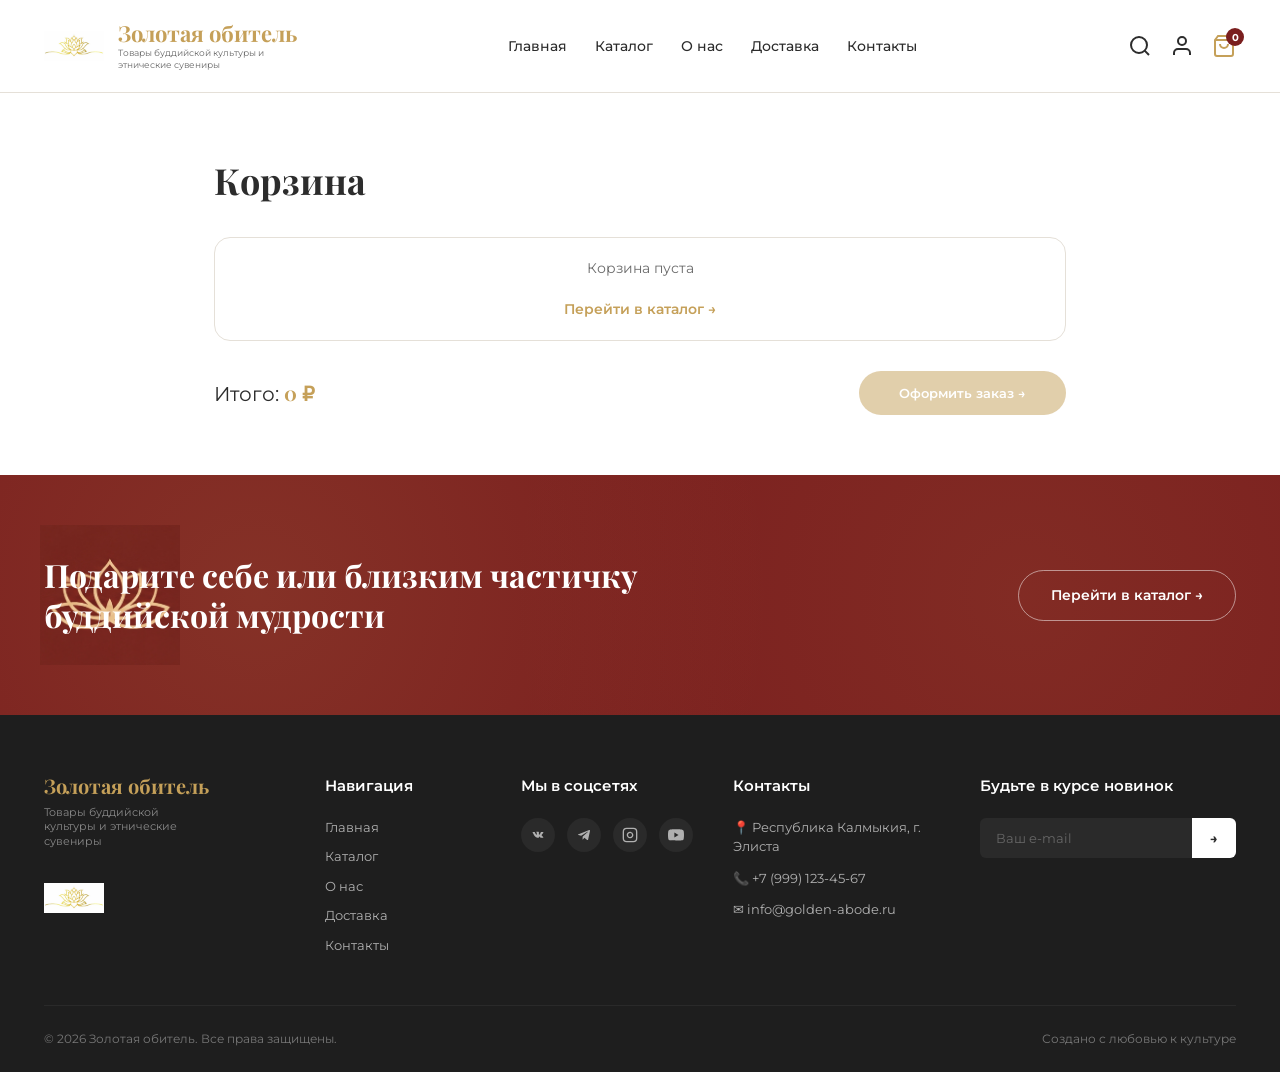
<file: cart.html>
<!DOCTYPE html>
<html lang="ru">
<head>
    <meta charset="UTF-8">
    <meta name="viewport" content="width=device-width, initial-scale=1.0">
    <title>Корзина — Золотая обитель</title>
    <link href="https://fonts.googleapis.com/css2?family=Montserrat:wght@300;400;500;600;700&family=Playfair+Display:ital,wght@0,400;0,600;0,700&display=swap" rel="stylesheet">
    <link rel="stylesheet" href="css/style.css">
    <link rel="stylesheet" href="css/responsive.css">
</head>
<body>

<header class="header">
    <div class="container header__container">
        <a href="index.html" class="logo">
            <img src="img/logo.png" alt="Золотая обитель" class="logo__img">
            <div>
                <span class="logo__title">Золотая обитель</span>
                <span class="logo__subtitle">Товары буддийской культуры и этнические сувениры</span>
            </div>
        </a>
        <nav class="nav">
            <ul class="nav__list">
                <li><a href="index.html" class="nav__link">Главная</a></li>
                <li><a href="catalog.html" class="nav__link">Каталог</a></li>
                <li><a href="about.html" class="nav__link">О нас</a></li>
                <li><a href="delivery.html" class="nav__link">Доставка</a></li>
                <li><a href="contacts.html" class="nav__link">Контакты</a></li>
            </ul>
        </nav>
        <div class="header__actions">
            <button class="action-btn" aria-label="Поиск" data-search-open>
                <svg viewBox="0 0 24 24" fill="none" stroke="currentColor" stroke-width="2">
                    <circle cx="11" cy="11" r="8"/>
                    <path d="m21 21-4.35-4.35"/>
                </svg>
            </button>
            <a href="profile.html" class="action-btn" aria-label="Профиль" id="profileBtn">
                <svg viewBox="0 0 24 24" fill="none" stroke="currentColor" stroke-width="2">
                    <path d="M20 21v-2a4 4 0 0 0-4-4H8a4 4 0 0 0-4 4v2"/>
                    <circle cx="12" cy="7" r="4"/>
                </svg>
            </a>
            <a href="cart.html" class="action-btn active" aria-label="Корзина">
                <svg viewBox="0 0 24 24" fill="none" stroke="currentColor" stroke-width="2">
                    <path d="M6 2 3 6v14a2 2 0 0 0 2 2h14a2 2 0 0 0 2-2V6l-3-4Z"/>
                    <path d="M3 6h18"/>
                    <path d="M16 10a4 4 0 0 1-8 0"/>
                </svg>
                <span class="cart-badge">0</span>
            </a>
            <a href="admin.html" class="action-btn" id="adminLink" aria-label="Админ-панель" style="display:none; color:var(--gold);">
                <svg viewBox="0 0 24 24" fill="none" stroke="currentColor" stroke-width="2">
                    <path d="M12 2L2 7l10 5 10-5-10-5zM2 17l10 5 10-5M2 12l10 5 10-5"/>
                </svg>
            </a>
            <button class="burger" aria-label="Меню"><span></span><span></span><span></span></button>
        </div>
    </div>
</header>

<main>
<section class="section" id="cartPage" style="padding: 60px 0;">
    <div class="container" style="max-width: 900px;">
        <h1 style="font-family: var(--font-accent); font-size: 36px; margin-bottom: 30px;">Корзина</h1>

        <div style="background: white; border:1px solid var(--border); border-radius: 16px; overflow: hidden; margin-bottom: 30px;">
            <div id="cartItems" style="padding: 0 20px;"></div>
        </div>

        <div style="display:flex;justify-content:space-between;align-items:center;flex-wrap:wrap;gap:20px;">
            <div style="font-size: 20px;">
                Итого: <span id="cartTotal" style="font-family: var(--font-accent); font-weight: 700; color: var(--gold);">0 ₽</span>
            </div>
            <button id="checkoutBtn" style="padding: 14px 40px; background: var(--gold); color: white; border-radius: 30px; font-weight: 600; border:none; cursor:pointer; transition: 0.3s;">
                Оформить заказ →
            </button>
        </div>
    </div>
</section>
</main>

<section class="cta">
    <img src="img/lotus.png" alt="Лотос" class="cta__lotus">
    <div class="container cta__container">
        <h2 class="cta__title">Подарите себе или близким частичку буддийской мудрости</h2>
        <a href="catalog.html" class="cta__btn">Перейти в каталог →</a>
    </div>
</section>

<footer class="footer">
    <div class="container">
        <div class="footer__grid">
            <div class="footer__brand">
                <span class="logo__title">Золотая обитель</span>
                <span class="logo__subtitle">Товары буддийской культуры и этнические сувениры</span>
                <img src="img/logo.png" alt="Золотая обитель" class="footer__logo">
            </div>
            <div>
                <h4 class="footer__title">Навигация</h4>
                <ul class="footer__list">
                    <li><a href="index.html">Главная</a></li>
                    <li><a href="catalog.html">Каталог</a></li>
                    <li><a href="about.html">О нас</a></li>
                    <li><a href="delivery.html">Доставка</a></li>
                    <li><a href="contacts.html">Контакты</a></li>
                </ul>
            </div>
            <div>
                <h4 class="footer__title">Мы в соцсетях</h4>
                <div class="socials">
                    <a href="https://vk.com" target="_blank" rel="noopener" class="social" aria-label="VK"><svg viewBox="0 0 24 24" fill="currentColor"><path d="M12.785 16.241s.288-.032.436-.192c.137-.148.132-.427.132-.427s-.02-1.303.585-1.496c.595-.191 1.36 1.271 2.17 1.835.614.427 1.08.334 1.08.334l2.171-.03s1.135-.07.596-.961c-.044-.073-.312-.658-1.61-1.861-1.359-1.259-1.176-1.055.46-3.234.996-1.328 1.395-2.14 1.27-2.487-.118-.33-.848-.243-.848-.243l-2.444.015s-.18-.025-.314.055c-.13.079-.214.263-.214.263s-.388 1.03-.905 1.906c-1.088 1.848-1.523 1.945-1.701 1.83-.415-.267-.311-1.075-.311-1.65 0-1.79.271-2.537-.531-2.73-.267-.064-.464-.107-1.148-.114-.877-.01-1.62.003-2.04.208-.28.137-.496.441-.365.459.163.021.531.099.727.364.253.342.244 1.11.244 1.11s.145 2.107-.338 2.369c-.331.179-.785-.187-1.76-1.865-.5-.866-.878-1.823-.878-1.823s-.073-.18-.203-.276c-.158-.117-.38-.154-.38-.154l-2.322.015s-.35.01-.478.162c-.114.135-.009.414-.009.414s1.819 4.253 3.879 6.396c1.887 1.965 4.03 1.835 4.03 1.835h.971z"/></svg></a>
                    <a href="https://t.me" target="_blank" rel="noopener" class="social" aria-label="Telegram"><svg viewBox="0 0 24 24" fill="currentColor"><path d="M9.78 18.65l.28-4.23 7.68-6.92c.34-.31-.07-.46-.52-.19L7.74 13.3 3.64 12c-.88-.25-.89-.86.2-1.3l15.97-6.16c.73-.33 1.43.18 1.15 1.3l-2.72 12.81c-.19.91-.74 1.13-1.5.71L12.6 16.3l-1.99 1.93c-.23.23-.42.42-.83.42z"/></svg></a>
                    <a href="https://instagram.com" target="_blank" rel="noopener" class="social" aria-label="Instagram"><svg viewBox="0 0 24 24" fill="none" stroke="currentColor" stroke-width="2"><rect x="2" y="2" width="20" height="20" rx="5"/><path d="M16 11.37A4 4 0 1 1 12.63 8 4 4 0 0 1 16 11.37z"/><line x1="17.5" y1="6.5" x2="17.51" y2="6.5"/></svg></a>
                    <a href="https://youtube.com" target="_blank" rel="noopener" class="social" aria-label="YouTube"><svg viewBox="0 0 24 24" fill="currentColor"><path d="M23.498 6.186a3.016 3.016 0 0 0-2.122-2.136C19.505 3.545 12 3.545 12 3.545s-7.505 0-9.377.505A3.017 3.017 0 0 0 .502 6.186C0 8.07 0 12 0 12s0 3.93.502 5.814a3.016 3.016 0 0 0 2.122 2.136c1.871.505 9.376.505 9.376.505s7.505 0 9.377-.505a3.015 3.015 0 0 0 2.122-2.136C24 15.93 24 12 24 12s0-3.93-.502-5.814zM9.545 15.568V8.432L15.818 12l-6.273 3.568z"/></svg></a>
                </div>
            </div>
            <div class="footer__contacts">
                <h4 class="footer__title">Контакты</h4>
                <p>📍 Республика Калмыкия, г. Элиста</p>
                <p>📞 <a href="tel:+79991234567">+7 (999) 123-45-67</a></p>
                <p>✉ <a href="mailto:info@golden-abode.ru">info@golden-abode.ru</a></p>
            </div>
            <div>
                <h4 class="footer__title">Будьте в курсе новинок</h4>
                <form class="subscribe">
                    <input type="email" placeholder="Ваш e-mail" required>
                    <button type="submit">→</button>
                </form>
            </div>
        </div>
        <div class="footer__bottom">
            <p>© 2026 Золотая обитель. Все права защищены.</p>
            <p>Создано с любовью к культуре</p>
        </div>
    </div>
</footer>

<script src="js/database.js"></script>
<script src="js/auth.js"></script>
<script src="js/menu.js"></script>
<script src="js/cart.js"></script>
<script src="js/form.js"></script>
<script src="js/search.js"></script>
<script src="js/content.js"></script>

<script>
document.addEventListener('DOMContentLoaded', () => {
    const checkoutBtn = document.getElementById('checkoutBtn');
    
    if (checkoutBtn) {
        checkoutBtn.addEventListener('click', (e) => {
            e.preventDefault();
            const items = getCartItems();
            if (items.length === 0) {
                alert('Ваша корзина пуста!');
                return;
            }

            const sessionStr = localStorage.getItem('abode_session');
            const session = sessionStr ? JSON.parse(sessionStr) : {};

            const modalHTML = `
                <div class="search-modal open" id="checkoutModal">
                    <div class="search-modal__overlay" onclick="document.getElementById('checkoutModal').remove()"></div>
                    <div class="search-modal__box" style="max-width: 500px;">
                        <button class="search-modal__close" onclick="document.getElementById('checkoutModal').remove()">✕</button>
                        <h3 class="search-modal__title">Оформление заказа</h3>
                        <form id="checkoutForm">
                            <div class="form-group">
                                <label>Адрес доставки *</label>
                                <input type="text" name="address" class="form-control" placeholder="Город, улица, дом, квартира" required>
                            </div>
                            <div class="form-group">
                                <label>Телефон *</label>
                                <input type="tel" name="phone" class="form-control" placeholder="+7 (999) 123-45-67" required>
                            </div>
                            <button type="submit" style="width:100%;padding:14px;background:var(--gold);color:white;border-radius:30px;font-weight:600;border:none;cursor:pointer;margin-top:10px;">Подтвердить заказ</button>
                        </form>
                    </div>
                </div>
            `;
            document.body.insertAdjacentHTML('beforeend', modalHTML);

            document.getElementById('checkoutForm').addEventListener('submit', (ev) => {
                ev.preventDefault();
                const address = ev.target.address.value;
                const phone = ev.target.phone.value;

                const orders = JSON.parse(localStorage.getItem('abode_orders') || '[]');
                const total = items.reduce((s, i) => s + i.price * i.quantity, 0);
                orders.unshift({
                    id: orders.length + 1,
                    userId: session.userId || 'guest',
                    userEmail: session.email || 'Гость',
                    items: items.map(i => ({ title: i.title, price: i.price, quantity: i.quantity })),
                    total: total,
                    address: address,
                    phone: phone,
                    status: 'NEW',
                    createdAt: new Date().toISOString()
                });
                localStorage.setItem('abode_orders', JSON.stringify(orders));

                saveCartItems([]);
                updateCartBadge();

                document.getElementById('checkoutModal').remove();
                if (typeof showToast === 'function') showToast('Заказ успешно оформлен!');
                loadCart();
                setTimeout(() => window.location.href = 'profile.html', 1500);
            });
        });
    }
});
</script>
</body>
</html>
</file>
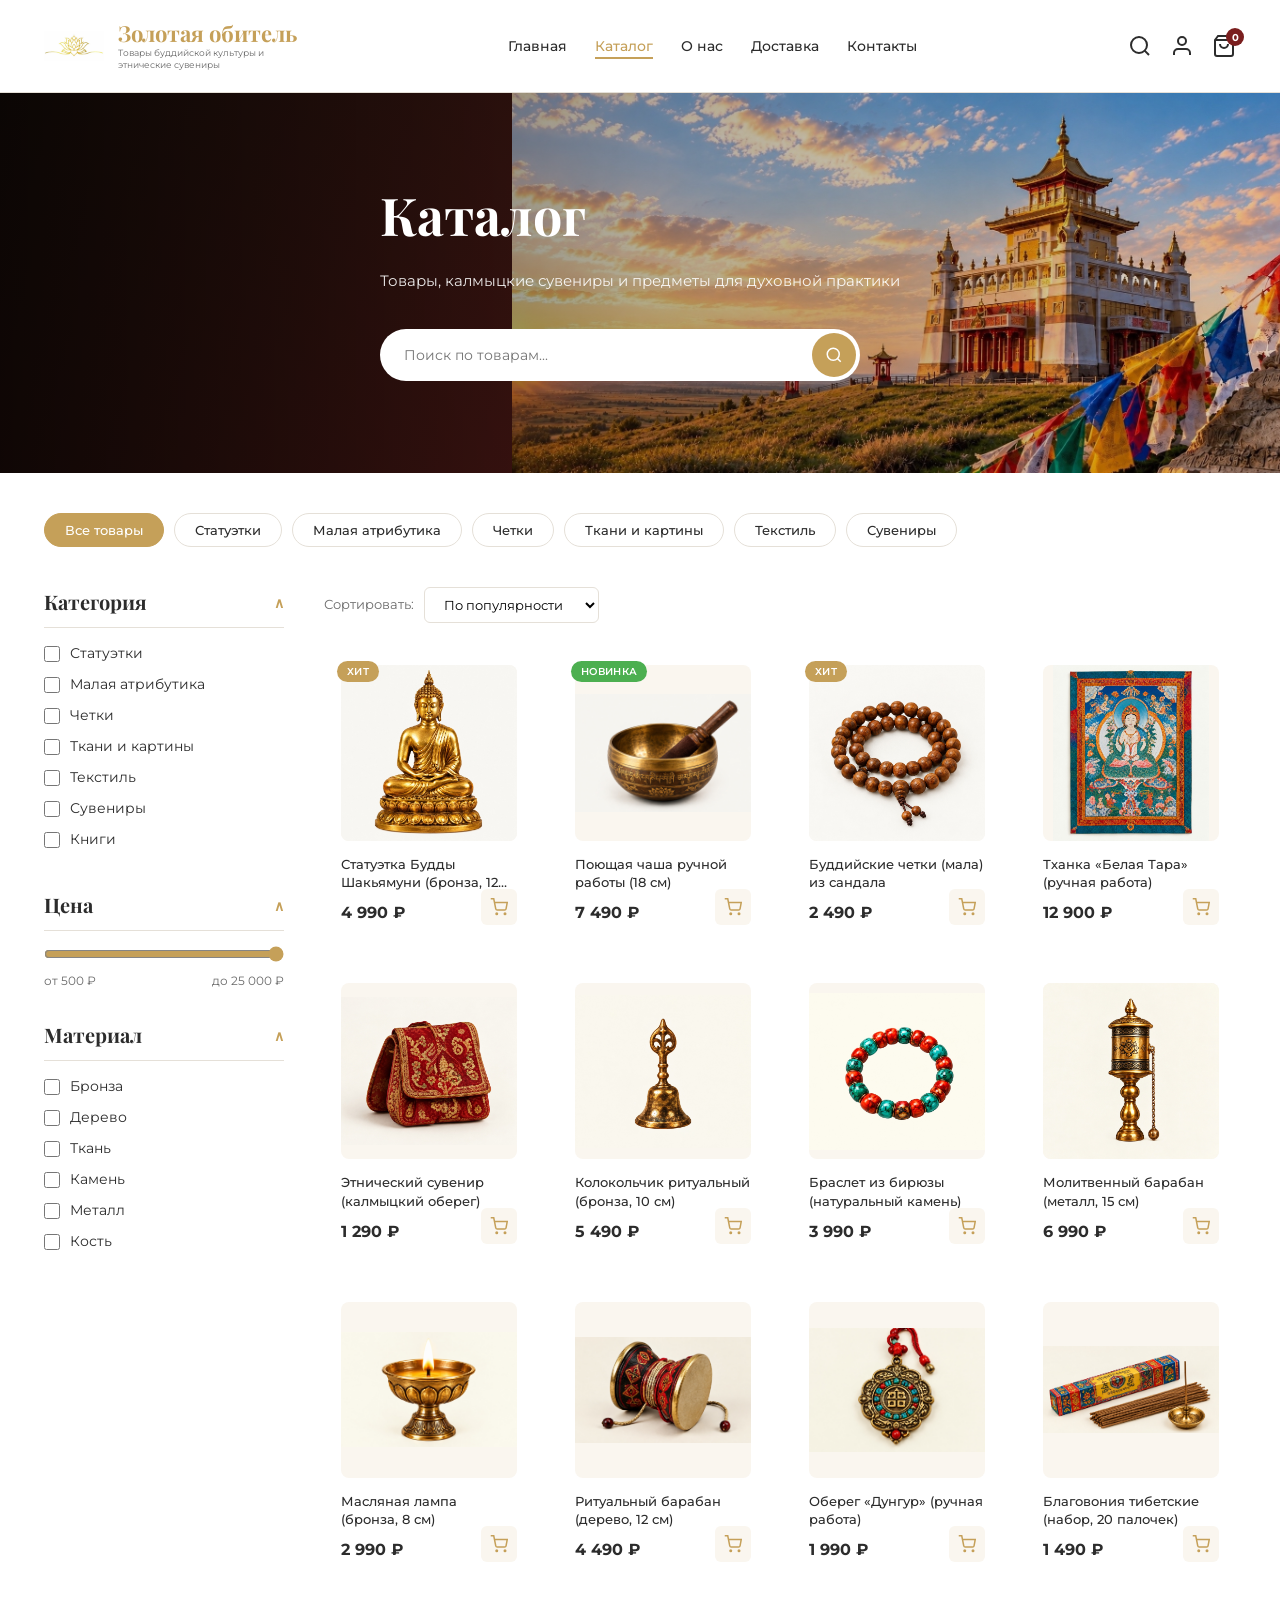
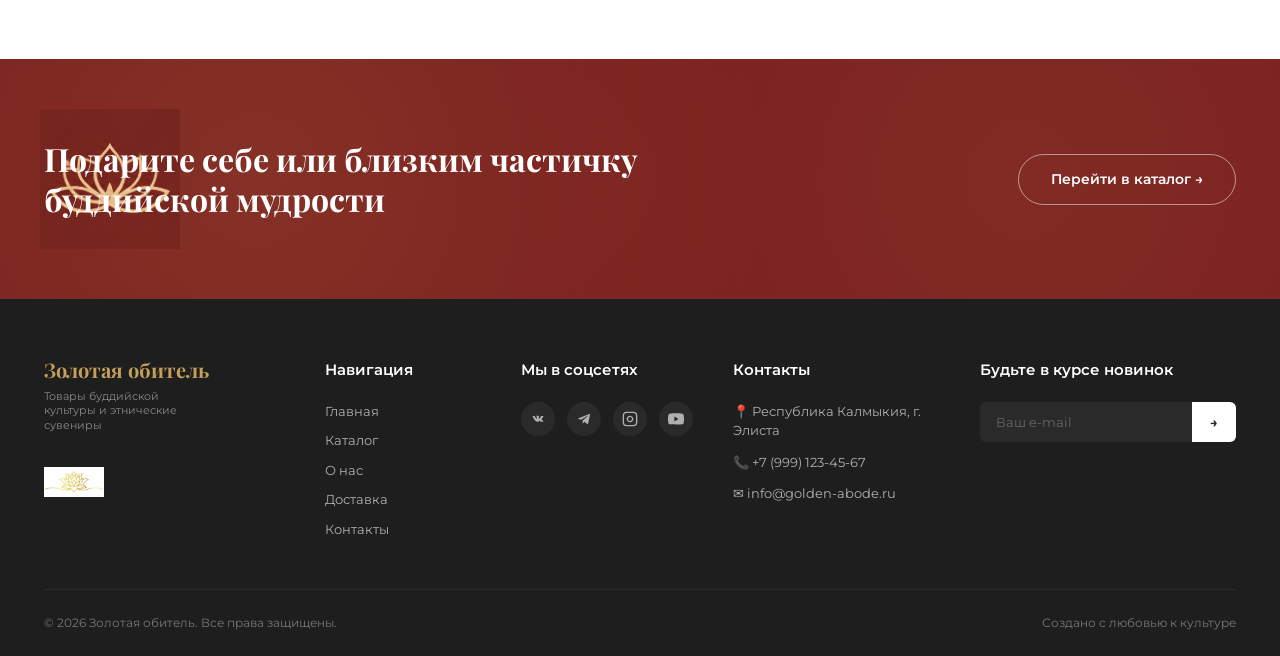
<file: catalog.html>
<!DOCTYPE html>
<html lang="ru">
<head>
    <meta charset="UTF-8">
    <meta name="viewport" content="width=device-width, initial-scale=1.0">
    <title>Каталог — Золотая обитель</title>
    <link href="https://fonts.googleapis.com/css2?family=Montserrat:wght@300;400;500;600;700&family=Playfair+Display:ital,wght@0,400;0,600;0,700&display=swap" rel="stylesheet">
    <link rel="stylesheet" href="css/style.css">
    <link rel="stylesheet" href="css/responsive.css">
</head>
<body>

<header class="header">
    <div class="container header__container">
        <a href="index.html" class="logo">
            <img src="img/logo.png" alt="Золотая обитель" class="logo__img">
            <div>
                <span class="logo__title">Золотая обитель</span>
                <span class="logo__subtitle">Товары буддийской культуры и этнические сувениры</span>
            </div>
        </a>
        <nav class="nav">
            <ul class="nav__list">
                <li><a href="index.html" class="nav__link">Главная</a></li>
                <li><a href="catalog.html" class="nav__link active">Каталог</a></li>
                <li><a href="about.html" class="nav__link">О нас</a></li>
                <li><a href="delivery.html" class="nav__link">Доставка</a></li>
                <li><a href="contacts.html" class="nav__link">Контакты</a></li>
            </ul>
        </nav>
        <div class="header__actions">
            <button class="action-btn" aria-label="Поиск" data-search-open>
                <svg viewBox="0 0 24 24" fill="none" stroke="currentColor" stroke-width="2">
                    <circle cx="11" cy="11" r="8"/>
                    <path d="m21 21-4.35-4.35"/>
                </svg>
            </button>
            <a href="profile.html" class="action-btn" aria-label="Профиль" id="profileBtn">
                <svg viewBox="0 0 24 24" fill="none" stroke="currentColor" stroke-width="2">
                    <path d="M20 21v-2a4 4 0 0 0-4-4H8a4 4 0 0 0-4 4v2"/>
                    <circle cx="12" cy="7" r="4"/>
                </svg>
            </a>
            <a href="cart.html" class="action-btn" aria-label="Корзина">
                <svg viewBox="0 0 24 24" fill="none" stroke="currentColor" stroke-width="2">
                    <path d="M6 2 3 6v14a2 2 0 0 0 2 2h14a2 2 0 0 0 2-2V6l-3-4Z"/>
                    <path d="M3 6h18"/>
                    <path d="M16 10a4 4 0 0 1-8 0"/>
                </svg>
                <span class="cart-badge">0</span>
            </a>
            <button class="burger" aria-label="Меню"><span></span><span></span><span></span></button>
        </div>
    </div>
</header>

<main>

<section class="hero" style="min-height: 380px;">
    <div class="hero__bg-img"><img src="img/hero-bg.jpg" alt="Буддийский храм"></div>
    <div class="container">
        <div class="hero__content" style="padding: 60px 0;">
            <h1 class="hero__title" style="font-size: 52px;">Каталог</h1>
            <p class="hero__text">Товары, калмыцкие сувениры и предметы для духовной практики</p>
            <div style="background: var(--white); border-radius: 30px; padding: 4px 4px 4px 24px; display: flex; align-items: center; max-width: 480px; margin-top: 20px;">
                <input type="text" class="catalog-search" placeholder="Поиск по товарам..." style="flex: 1; border: none; outline: none; font-size: 14px; padding: 10px 0; background: transparent;">
                <button style="width: 44px; height: 44px; background: var(--gold); border-radius: 50%; color: white; display: flex; align-items: center; justify-content: center; border: none; cursor: pointer;">
                    <svg viewBox="0 0 24 24" width="18" height="18" fill="none" stroke="currentColor" stroke-width="2"><circle cx="11" cy="11" r="8"/><path d="m21 21-4.35-4.35"/></svg>
                </button>
            </div>
        </div>
    </div>
</section>

<section class="section" style="padding-top: 40px;">
    <div class="container">

        <div class="category-tags">
            <button class="category-tag active" data-filter="all">Все товары</button>
            <button class="category-tag" data-filter="statue">Статуэтки</button>
            <button class="category-tag" data-filter="attr">Малая атрибутика</button>
            <button class="category-tag" data-filter="beads">Четки</button>
            <button class="category-tag" data-filter="thanka">Ткани и картины</button>
            <button class="category-tag" data-filter="textile">Текстиль</button>
            <button class="category-tag" data-filter="souvenir">Сувениры</button>
        </div>

        <button class="filter-toggle" style="display: none;">⚙ Фильтры</button>

        <div class="catalog-layout">

            <aside class="catalog-sidebar">
                <h3 class="filter-title">Категория <span class="filter-arrow">∧</span></h3>
                <div class="filter-content" style="margin-bottom: 30px;">
                    <label class="filter-item"><input type="checkbox" data-category="statue"> Статуэтки</label>
                    <label class="filter-item"><input type="checkbox" data-category="attr"> Малая атрибутика</label>
                    <label class="filter-item"><input type="checkbox" data-category="beads"> Четки</label>
                    <label class="filter-item"><input type="checkbox" data-category="thanka"> Ткани и картины</label>
                    <label class="filter-item"><input type="checkbox" data-category="textile"> Текстиль</label>
                    <label class="filter-item"><input type="checkbox" data-category="souvenir"> Сувениры</label>
                    <label class="filter-item"><input type="checkbox" data-category="books"> Книги</label>
                </div>

                <h3 class="filter-title">Цена <span class="filter-arrow">∧</span></h3>
                <div class="filter-content" style="margin-bottom: 30px;">
                    <input type="range" id="priceRange" min="500" max="25000" value="25000" style="width: 100%; accent-color: var(--gold); margin-bottom: 10px;">
                    <div style="display: flex; justify-content: space-between; font-size: 12px; color: var(--text-light);">
                        <span>от 500 ₽</span>
                        <span id="priceValue">до 25 000 ₽</span>
                    </div>
                </div>

                <h3 class="filter-title">Материал <span class="filter-arrow">∧</span></h3>
                <div class="filter-content">
                    <label class="filter-item"><input type="checkbox" data-material="bronze"> Бронза</label>
                    <label class="filter-item"><input type="checkbox" data-material="wood"> Дерево</label>
                    <label class="filter-item"><input type="checkbox" data-material="fabric"> Ткань</label>
                    <label class="filter-item"><input type="checkbox" data-material="stone"> Камень</label>
                    <label class="filter-item"><input type="checkbox" data-material="metal"> Металл</label>
                    <label class="filter-item"><input type="checkbox" data-material="bone"> Кость</label>
                </div>
            </aside>

            <div>
                <div style="display: flex; justify-content: space-between; align-items: center; margin-bottom: 25px;">
                    <div style="display: flex; align-items: center; gap: 10px;">
                        <span style="font-size: 13px; color: var(--text-light);">Сортировать:</span>
                        <select class="sort-select" style="padding: 8px 15px; border: 1px solid var(--border); border-radius: 6px; background: var(--white); font-size: 13px; outline: none;">
                            <option value="popular">По популярности</option>
                            <option value="price-asc">Сначала дешевые</option>
                            <option value="price-desc">Сначала дорогие</option>
                        </select>
                    </div>
                </div>

                <div class="products catalog-grid">

                    <a href="product.html?id=1" class="product" data-category="statue" data-price="4990" data-material="bronze">
                        <div class="product__badges"><span class="product__badge product__badge--hit">Хит</span></div>
                        <div class="product__img"><img src="img/prod-buddha.jpg" alt="Статуэтка Будды"></div>
                        <h3 class="product__title">Статуэтка Будды Шакьямуни (бронза, 12 см)</h3>
                        <div class="product__price">4 990 ₽</div>
                        <button class="product__cart" aria-label="В корзину"><svg viewBox="0 0 24 24" fill="none" stroke="currentColor" stroke-width="2"><circle cx="9" cy="21" r="1"/><circle cx="20" cy="21" r="1"/><path d="M1 1h4l2.68 13.39a2 2 0 0 0 2 1.61h9.72a2 2 0 0 0 2-1.61L23 6H6"/></svg></button>
                    </a>

                    <a href="product.html?id=2" class="product" data-category="attr" data-price="7490" data-material="metal">
                        <div class="product__badges"><span class="product__badge product__badge--new">Новинка</span></div>
                        <div class="product__img"><img src="img/prod-bowl.jpg" alt="Поющая чаша"></div>
                        <h3 class="product__title">Поющая чаша ручной работы (18 см)</h3>
                        <div class="product__price">7 490 ₽</div>
                        <button class="product__cart" aria-label="В корзину"><svg viewBox="0 0 24 24" fill="none" stroke="currentColor" stroke-width="2"><circle cx="9" cy="21" r="1"/><circle cx="20" cy="21" r="1"/><path d="M1 1h4l2.68 13.39a2 2 0 0 0 2 1.61h9.72a2 2 0 0 0 2-1.61L23 6H6"/></svg></button>
                    </a>

                    <a href="product.html?id=3" class="product" data-category="beads" data-price="2490" data-material="wood">
                        <div class="product__badges"><span class="product__badge product__badge--hit">Хит</span></div>
                        <div class="product__img"><img src="img/prod-beads.jpg" alt="Четки"></div>
                        <h3 class="product__title">Буддийские четки (мала) из сандала</h3>
                        <div class="product__price">2 490 ₽</div>
                        <button class="product__cart" aria-label="В корзину"><svg viewBox="0 0 24 24" fill="none" stroke="currentColor" stroke-width="2"><circle cx="9" cy="21" r="1"/><circle cx="20" cy="21" r="1"/><path d="M1 1h4l2.68 13.39a2 2 0 0 0 2 1.61h9.72a2 2 0 0 0 2-1.61L23 6H6"/></svg></button>
                    </a>

                    <a href="product.html?id=4" class="product" data-category="thanka" data-price="12900" data-material="fabric">
                        <div class="product__img"><img src="img/prod-thanka.jpg" alt="Тханка"></div>
                        <h3 class="product__title">Тханка «Белая Тара» (ручная работа)</h3>
                        <div class="product__price">12 900 ₽</div>
                        <button class="product__cart" aria-label="В корзину"><svg viewBox="0 0 24 24" fill="none" stroke="currentColor" stroke-width="2"><circle cx="9" cy="21" r="1"/><circle cx="20" cy="21" r="1"/><path d="M1 1h4l2.68 13.39a2 2 0 0 0 2 1.61h9.72a2 2 0 0 0 2-1.61L23 6H6"/></svg></button>
                    </a>

                    <a href="product.html?id=5" class="product" data-category="souvenir" data-price="1290">
                        <div class="product__img"><img src="img/prod-souvenir.jpg" alt="Сувенир"></div>
                        <h3 class="product__title">Этнический сувенир (калмыцкий оберег)</h3>
                        <div class="product__price">1 290 ₽</div>
                        <button class="product__cart" aria-label="В корзину"><svg viewBox="0 0 24 24" fill="none" stroke="currentColor" stroke-width="2"><circle cx="9" cy="21" r="1"/><circle cx="20" cy="21" r="1"/><path d="M1 1h4l2.68 13.39a2 2 0 0 0 2 1.61h9.72a2 2 0 0 0 2-1.61L23 6H6"/></svg></button>
                    </a>

                    <a href="product.html?id=6" class="product" data-category="attr" data-price="5490" data-material="bronze">
                        <div class="product__img"><img src="img/prod-bell.jpg" alt="Колокольчик"></div>
                        <h3 class="product__title">Колокольчик ритуальный (бронза, 10 см)</h3>
                        <div class="product__price">5 490 ₽</div>
                        <button class="product__cart" aria-label="В корзину"><svg viewBox="0 0 24 24" fill="none" stroke="currentColor" stroke-width="2"><circle cx="9" cy="21" r="1"/><circle cx="20" cy="21" r="1"/><path d="M1 1h4l2.68 13.39a2 2 0 0 0 2 1.61h9.72a2 2 0 0 0 2-1.61L23 6H6"/></svg></button>
                    </a>

                    <a href="product.html?id=7" class="product" data-category="beads" data-price="3990" data-material="stone">
                        <div class="product__img"><img src="img/prod-bracelet.jpg" alt="Браслет"></div>
                        <h3 class="product__title">Браслет из бирюзы (натуральный камень)</h3>
                        <div class="product__price">3 990 ₽</div>
                        <button class="product__cart" aria-label="В корзину"><svg viewBox="0 0 24 24" fill="none" stroke="currentColor" stroke-width="2"><circle cx="9" cy="21" r="1"/><circle cx="20" cy="21" r="1"/><path d="M1 1h4l2.68 13.39a2 2 0 0 0 2 1.61h9.72a2 2 0 0 0 2-1.61L23 6H6"/></svg></button>
                    </a>

                    <a href="product.html?id=8" class="product" data-category="attr" data-price="6990" data-material="metal">
                        <div class="product__img"><img src="img/prod-drum.jpg" alt="Барабан"></div>
                        <h3 class="product__title">Молитвенный барабан (металл, 15 см)</h3>
                        <div class="product__price">6 990 ₽</div>
                        <button class="product__cart" aria-label="В корзину"><svg viewBox="0 0 24 24" fill="none" stroke="currentColor" stroke-width="2"><circle cx="9" cy="21" r="1"/><circle cx="20" cy="21" r="1"/><path d="M1 1h4l2.68 13.39a2 2 0 0 0 2 1.61h9.72a2 2 0 0 0 2-1.61L23 6H6"/></svg></button>
                    </a>

                    <a href="product.html?id=9" class="product" data-category="attr" data-price="2990" data-material="bronze">
                        <div class="product__img"><img src="img/prod-lamp.jpg" alt="Лампа"></div>
                        <h3 class="product__title">Масляная лампа (бронза, 8 см)</h3>
                        <div class="product__price">2 990 ₽</div>
                        <button class="product__cart" aria-label="В корзину"><svg viewBox="0 0 24 24" fill="none" stroke="currentColor" stroke-width="2"><circle cx="9" cy="21" r="1"/><circle cx="20" cy="21" r="1"/><path d="M1 1h4l2.68 13.39a2 2 0 0 0 2 1.61h9.72a2 2 0 0 0 2-1.61L23 6H6"/></svg></button>
                    </a>

                    <a href="product.html?id=10" class="product" data-category="attr" data-price="4490" data-material="wood">
                        <div class="product__img"><img src="img/prod-drum-small.jpg" alt="Барабан малый"></div>
                        <h3 class="product__title">Ритуальный барабан (дерево, 12 см)</h3>
                        <div class="product__price">4 490 ₽</div>
                        <button class="product__cart" aria-label="В корзину"><svg viewBox="0 0 24 24" fill="none" stroke="currentColor" stroke-width="2"><circle cx="9" cy="21" r="1"/><circle cx="20" cy="21" r="1"/><path d="M1 1h4l2.68 13.39a2 2 0 0 0 2 1.61h9.72a2 2 0 0 0 2-1.61L23 6H6"/></svg></button>
                    </a>

                    <a href="product.html?id=11" class="product" data-category="souvenir" data-price="1990">
                        <div class="product__img"><img src="img/prod-dungur.jpg" alt="Оберег"></div>
                        <h3 class="product__title">Оберег «Дунгур» (ручная работа)</h3>
                        <div class="product__price">1 990 ₽</div>
                        <button class="product__cart" aria-label="В корзину"><svg viewBox="0 0 24 24" fill="none" stroke="currentColor" stroke-width="2"><circle cx="9" cy="21" r="1"/><circle cx="20" cy="21" r="1"/><path d="M1 1h4l2.68 13.39a2 2 0 0 0 2 1.61h9.72a2 2 0 0 0 2-1.61L23 6H6"/></svg></button>
                    </a>

                    <a href="product.html?id=12" class="product" data-category="attr" data-price="1490">
                        <div class="product__img"><img src="img/prod-incense.jpg" alt="Благовония"></div>
                        <h3 class="product__title">Благовония тибетские (набор, 20 палочек)</h3>
                        <div class="product__price">1 490 ₽</div>
                        <button class="product__cart" aria-label="В корзину"><svg viewBox="0 0 24 24" fill="none" stroke="currentColor" stroke-width="2"><circle cx="9" cy="21" r="1"/><circle cx="20" cy="21" r="1"/><path d="M1 1h4l2.68 13.39a2 2 0 0 0 2 1.61h9.72a2 2 0 0 0 2-1.61L23 6H6"/></svg></button>
                    </a>

                </div>
            </div>
        </div>
    </div>
</section>

<section class="cta">
    <img src="img/lotus.png" alt="Лотос" class="cta__lotus">
    <div class="container cta__container">
        <h2 class="cta__title">Подарите себе или близким частичку буддийской мудрости</h2>
        <a href="catalog.html" class="cta__btn">Перейти в каталог →</a>
    </div>
</section>

</main>

<footer class="footer">
    <div class="container">
        <div class="footer__grid">
            <div class="footer__brand">
                <span class="logo__title">Золотая обитель</span>
                <span class="logo__subtitle">Товары буддийской культуры и этнические сувениры</span>
                <img src="img/logo.png" alt="Золотая обитель" class="footer__logo">
            </div>
            <div>
                <h4 class="footer__title">Навигация</h4>
                <ul class="footer__list">
                    <li><a href="index.html">Главная</a></li>
                    <li><a href="catalog.html">Каталог</a></li>
                    <li><a href="about.html">О нас</a></li>
                    <li><a href="delivery.html">Доставка</a></li>
                    <li><a href="contacts.html">Контакты</a></li>
                </ul>
            </div>
            <div>
                <h4 class="footer__title">Мы в соцсетях</h4>
                <div class="socials">
                    <a href="https://vk.com" target="_blank" rel="noopener" class="social" aria-label="VK"><svg viewBox="0 0 24 24" fill="currentColor"><path d="M12.785 16.241s.288-.032.436-.192c.137-.148.132-.427.132-.427s-.02-1.303.585-1.496c.595-.191 1.36 1.271 2.17 1.835.614.427 1.08.334 1.08.334l2.171-.03s1.135-.07.596-.961c-.044-.073-.312-.658-1.61-1.861-1.359-1.259-1.176-1.055.46-3.234.996-1.328 1.395-2.14 1.27-2.487-.118-.33-.848-.243-.848-.243l-2.444.015s-.18-.025-.314.055c-.13.079-.214.263-.214.263s-.388 1.03-.905 1.906c-1.088 1.848-1.523 1.945-1.701 1.83-.415-.267-.311-1.075-.311-1.65 0-1.79.271-2.537-.531-2.73-.267-.064-.464-.107-1.148-.114-.877-.01-1.62.003-2.04.208-.28.137-.496.441-.365.459.163.021.531.099.727.364.253.342.244 1.11.244 1.11s.145 2.107-.338 2.369c-.331.179-.785-.187-1.76-1.865-.5-.866-.878-1.823-.878-1.823s-.073-.18-.203-.276c-.158-.117-.38-.154-.38-.154l-2.322.015s-.35.01-.478.162c-.114.135-.009.414-.009.414s1.819 4.253 3.879 6.396c1.887 1.965 4.03 1.835 4.03 1.835h.971z"/></svg></a>
                    <a href="https://t.me" target="_blank" rel="noopener" class="social" aria-label="Telegram"><svg viewBox="0 0 24 24" fill="currentColor"><path d="M9.78 18.65l.28-4.23 7.68-6.92c.34-.31-.07-.46-.52-.19L7.74 13.3 3.64 12c-.88-.25-.89-.86.2-1.3l15.97-6.16c.73-.33 1.43.18 1.15 1.3l-2.72 12.81c-.19.91-.74 1.13-1.5.71L12.6 16.3l-1.99 1.93c-.23.23-.42.42-.83.42z"/></svg></a>
                    <a href="https://instagram.com" target="_blank" rel="noopener" class="social" aria-label="Instagram"><svg viewBox="0 0 24 24" fill="none" stroke="currentColor" stroke-width="2"><rect x="2" y="2" width="20" height="20" rx="5"/><path d="M16 11.37A4 4 0 1 1 12.63 8 4 4 0 0 1 16 11.37z"/><line x1="17.5" y1="6.5" x2="17.51" y2="6.5"/></svg></a>
                    <a href="https://youtube.com" target="_blank" rel="noopener" class="social" aria-label="YouTube"><svg viewBox="0 0 24 24" fill="currentColor"><path d="M23.498 6.186a3.016 3.016 0 0 0-2.122-2.136C19.505 3.545 12 3.545 12 3.545s-7.505 0-9.377.505A3.017 3.017 0 0 0 .502 6.186C0 8.07 0 12 0 12s0 3.93.502 5.814a3.016 3.016 0 0 0 2.122 2.136c1.871.505 9.376.505 9.376.505s7.505 0 9.377-.505a3.015 3.015 0 0 0 2.122-2.136C24 15.93 24 12 24 12s0-3.93-.502-5.814zM9.545 15.568V8.432L15.818 12l-6.273 3.568z"/></svg></a>
                </div>
            </div>
            <div class="footer__contacts">
                <h4 class="footer__title">Контакты</h4>
                <p>📍 Республика Калмыкия, г. Элиста</p>
                <p>📞 <a href="tel:+79991234567">+7 (999) 123-45-67</a></p>
                <p>✉ <a href="mailto:info@golden-abode.ru">info@golden-abode.ru</a></p>
            </div>
            <div>
                <h4 class="footer__title">Будьте в курсе новинок</h4>
                <form class="subscribe">
                    <input type="email" placeholder="Ваш e-mail" required>
                    <button type="submit">→</button>
                </form>
            </div>
        </div>
        <div class="footer__bottom">
            <p>© 2026 Золотая обитель. Все права защищены.</p>
            <p>Создано с любовью к культуре</p>
        </div>
    </div>
</footer>

<script src="js/database.js"></script>
<script src="js/auth.js"></script>
<script src="js/menu.js"></script>
<script src="js/cart.js"></script>
<script src="js/slider.js"></script>
<script src="js/catalog.js"></script>
<script src="js/form.js"></script>
<script src="js/search.js"></script>
<script src="js/content.js"></script>

<script>
// Скрываем товары, которые скрыл админ
document.addEventListener('DOMContentLoaded', () => {
    const hidden = JSON.parse(localStorage.getItem('abode_hidden_products') || '[]');
    document.querySelectorAll('.catalog-grid .product').forEach(p => {
        const href = p.getAttribute('href') || '';
        const match = href.match(/id=(\d+)/);
        if (match && hidden.includes(parseInt(match[1]))) {
            p.style.display = 'none';
        }
    });
});
</script>
</body>
</html>
</file>
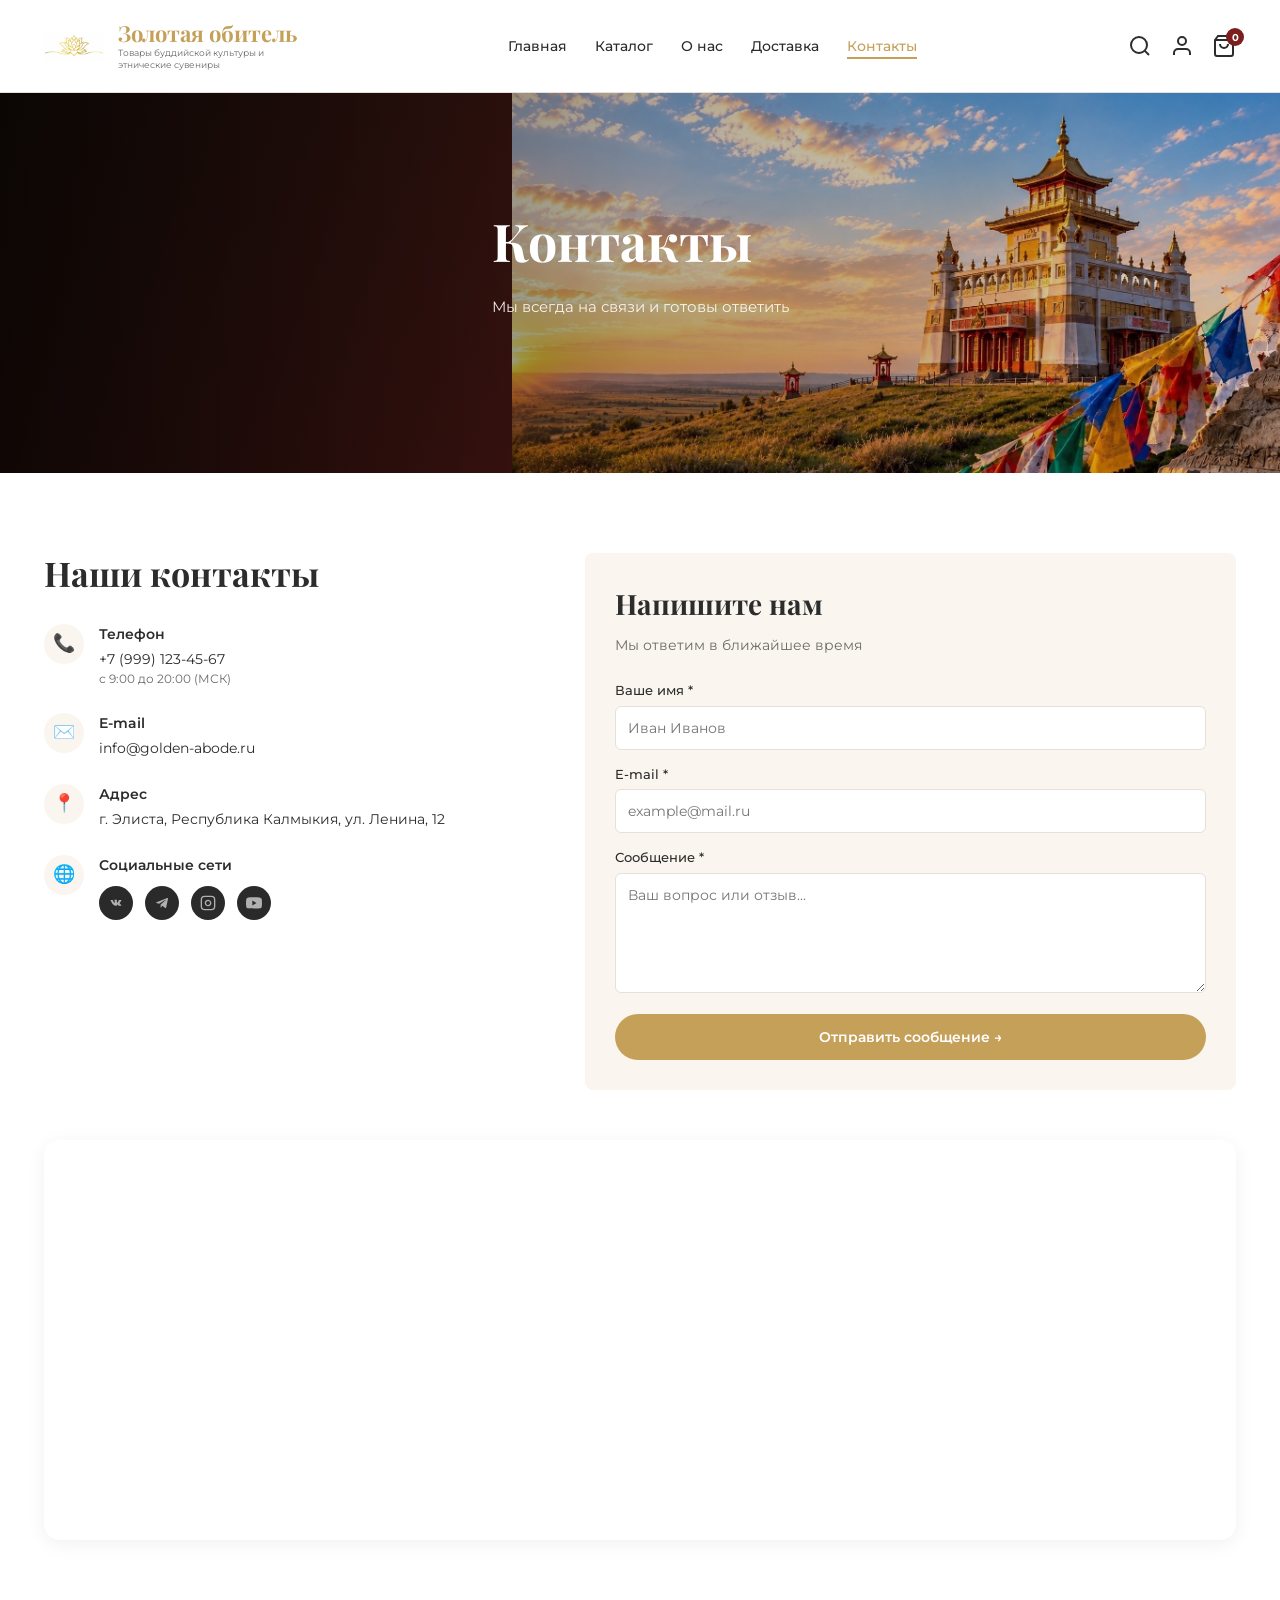
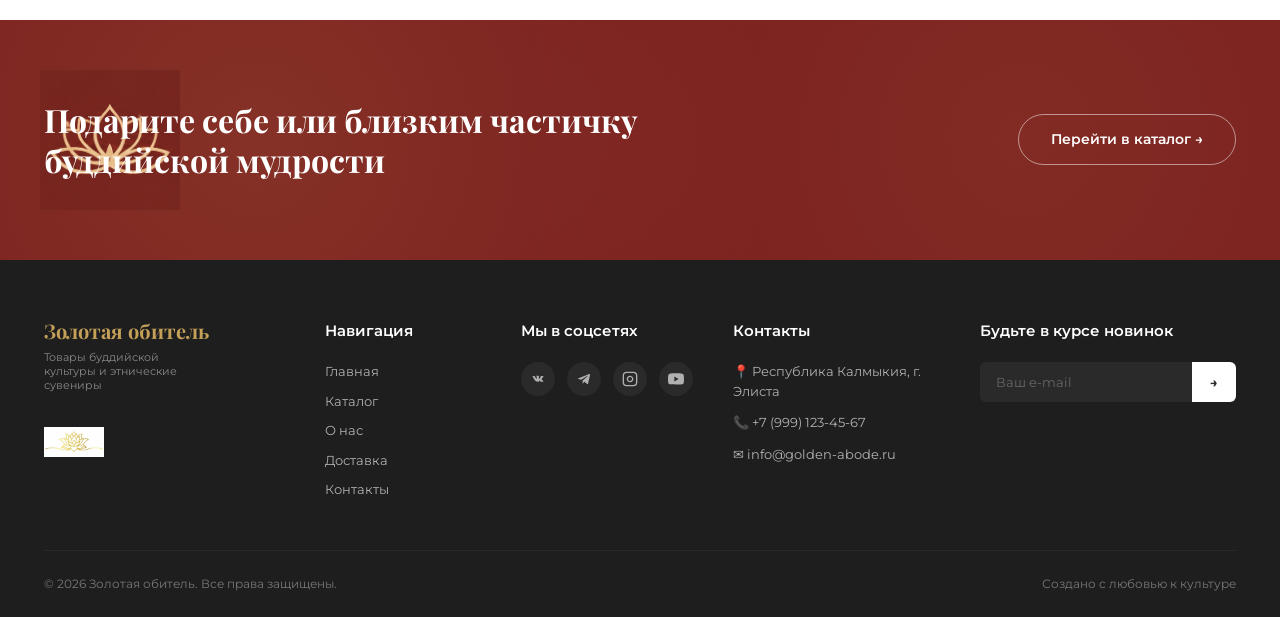
<file: contacts.html>
<!DOCTYPE html>
<html lang="ru">
<head>
    <meta charset="UTF-8">
    <meta name="viewport" content="width=device-width, initial-scale=1.0">
    <title>Контакты — Золотая обитель</title>
    <link href="https://fonts.googleapis.com/css2?family=Montserrat:wght@300;400;500;600;700&family=Playfair+Display:ital,wght@0,400;0,600;0,700;1,400&display=swap" rel="stylesheet">
    <link rel="stylesheet" href="css/style.css">
    <link rel="stylesheet" href="css/responsive.css">
</head>
<body>

<header class="header">
    <div class="container header__container">
        <a href="index.html" class="logo">
            <img src="img/logo.png" alt="Золотая обитель" class="logo__img">
            <div>
                <span class="logo__title">Золотая обитель</span>
                <span class="logo__subtitle">Товары буддийской культуры и этнические сувениры</span>
            </div>
        </a>
        <nav class="nav">
            <ul class="nav__list">
                <li><a href="index.html" class="nav__link">Главная</a></li>
                <li><a href="catalog.html" class="nav__link">Каталог</a></li>
                <li><a href="about.html" class="nav__link">О нас</a></li>
                <li><a href="delivery.html" class="nav__link">Доставка</a></li>
                <li><a href="contacts.html" class="nav__link active">Контакты</a></li>
            </ul>
        </nav>
        <div class="header__actions">
            <button class="action-btn" aria-label="Поиск" data-search-open>
                <svg viewBox="0 0 24 24" fill="none" stroke="currentColor" stroke-width="2">
                    <circle cx="11" cy="11" r="8"/>
                    <path d="m21 21-4.35-4.35"/>
                </svg>
            </button>
            <a href="profile.html" class="action-btn" aria-label="Профиль" id="profileBtn">
                <svg viewBox="0 0 24 24" fill="none" stroke="currentColor" stroke-width="2">
                    <path d="M20 21v-2a4 4 0 0 0-4-4H8a4 4 0 0 0-4 4v2"/>
                    <circle cx="12" cy="7" r="4"/>
                </svg>
            </a>
            <a href="cart.html" class="action-btn" aria-label="Корзина">
                <svg viewBox="0 0 24 24" fill="none" stroke="currentColor" stroke-width="2">
                    <path d="M6 2 3 6v14a2 2 0 0 0 2 2h14a2 2 0 0 0 2-2V6l-3-4Z"/>
                    <path d="M3 6h18"/>
                    <path d="M16 10a4 4 0 0 1-8 0"/>
                </svg>
                <span class="cart-badge">0</span>
            </a>
            <button class="burger" aria-label="Меню">
                <span></span>
                <span></span>
                <span></span>
            </button>
        </div>
    </div>
</header>

<main>

<section class="hero" style="min-height: 380px;">
    <div class="hero__bg-img">
        <img src="img/hero-bg.jpg" alt="Буддийский храм">
    </div>
    <div class="container">
        <div class="hero__content" style="padding: 60px 0;">
            <h1 class="hero__title" style="font-size: 52px;">Контакты</h1>
            <p class="hero__text">Мы всегда на связи и готовы ответить</p>
        </div>
    </div>
</section>

<section class="section">
    <div class="container" style="display: grid; grid-template-columns: 1fr 1.3fr; gap: 40px;">
        <div>
            <h2 class="section__title" style="margin-bottom: 30px;">Наши контакты</h2>
            
            <div style="display: flex; gap: 15px; margin-bottom: 25px;">
                <div style="width: 40px; height: 40px; background: var(--beige); border-radius: 50%; display: flex; align-items: center; justify-content: center; font-size: 18px; flex-shrink: 0;">📞</div>
                <div>
                    <h4 style="font-weight: 600; margin-bottom: 4px;">Телефон</h4>
                    <p>+7 (999) 123-45-67</p>
                    <p style="font-size: 12px; color: var(--text-light);">с 9:00 до 20:00 (МСК)</p>
                </div>
            </div>
            
            <div style="display: flex; gap: 15px; margin-bottom: 25px;">
                <div style="width: 40px; height: 40px; background: var(--beige); border-radius: 50%; display: flex; align-items: center; justify-content: center; font-size: 18px; flex-shrink: 0;">✉️</div>
                <div>
                    <h4 style="font-weight: 600; margin-bottom: 4px;">E-mail</h4>
                    <p>info@golden-abode.ru</p>
                </div>
            </div>
            
            <div style="display: flex; gap: 15px; margin-bottom: 25px;">
                <div style="width: 40px; height: 40px; background: var(--beige); border-radius: 50%; display: flex; align-items: center; justify-content: center; font-size: 18px; flex-shrink: 0;">📍</div>
                <div>
                    <h4 style="font-weight: 600; margin-bottom: 4px;">Адрес</h4>
                    <p>г. Элиста, Республика Калмыкия, ул. Ленина, 12</p>
                </div>
            </div>
            
            <div style="display: flex; gap: 15px; margin-bottom: 25px;">
                <div style="width: 40px; height: 40px; background: var(--beige); border-radius: 50%; display: flex; align-items: center; justify-content: center; font-size: 18px; flex-shrink: 0;">🌐</div>
                <div>
                    <h4 style="font-weight: 600; margin-bottom: 4px;">Социальные сети</h4>
                    <div class="socials" style="margin-top: 10px;">
                        <a href="https://vk.com" target="_blank" rel="noopener" class="social" aria-label="VK"><svg viewBox="0 0 24 24" fill="currentColor"><path d="M12.785 16.241s.288-.032.436-.192c.137-.148.132-.427.132-.427s-.02-1.303.585-1.496c.595-.191 1.36 1.271 2.17 1.835.614.427 1.08.334 1.08.334l2.171-.03s1.135-.07.596-.961c-.044-.073-.312-.658-1.61-1.861-1.359-1.259-1.176-1.055.46-3.234.996-1.328 1.395-2.14 1.27-2.487-.118-.33-.848-.243-.848-.243l-2.444.015s-.18-.025-.314.055c-.13.079-.214.263-.214.263s-.388 1.03-.905 1.906c-1.088 1.848-1.523 1.945-1.701 1.83-.415-.267-.311-1.075-.311-1.65 0-1.79.271-2.537-.531-2.73-.267-.064-.464-.107-1.148-.114-.877-.01-1.62.003-2.04.208-.28.137-.496.441-.365.459.163.021.531.099.727.364.253.342.244 1.11.244 1.11s.145 2.107-.338 2.369c-.331.179-.785-.187-1.76-1.865-.5-.866-.878-1.823-.878-1.823s-.073-.18-.203-.276c-.158-.117-.38-.154-.38-.154l-2.322.015s-.35.01-.478.162c-.114.135-.009.414-.009.414s1.819 4.253 3.879 6.396c1.887 1.965 4.03 1.835 4.03 1.835h.971z"/></svg></a>
                        <a href="https://t.me" target="_blank" rel="noopener" class="social" aria-label="Telegram"><svg viewBox="0 0 24 24" fill="currentColor"><path d="M9.78 18.65l.28-4.23 7.68-6.92c.34-.31-.07-.46-.52-.19L7.74 13.3 3.64 12c-.88-.25-.89-.86.2-1.3l15.97-6.16c.73-.33 1.43.18 1.15 1.3l-2.72 12.81c-.19.91-.74 1.13-1.5.71L12.6 16.3l-1.99 1.93c-.23.23-.42.42-.83.42z"/></svg></a>
                        <a href="https://instagram.com" target="_blank" rel="noopener" class="social" aria-label="Instagram"><svg viewBox="0 0 24 24" fill="none" stroke="currentColor" stroke-width="2"><rect x="2" y="2" width="20" height="20" rx="5"/><path d="M16 11.37A4 4 0 1 1 12.63 8 4 4 0 0 1 16 11.37z"/><line x1="17.5" y1="6.5" x2="17.51" y2="6.5"/></svg></a>
                        <a href="https://youtube.com" target="_blank" rel="noopener" class="social" aria-label="YouTube"><svg viewBox="0 0 24 24" fill="currentColor"><path d="M23.498 6.186a3.016 3.016 0 0 0-2.122-2.136C19.505 3.545 12 3.545 12 3.545s-7.505 0-9.377.505A3.017 3.017 0 0 0 .502 6.186C0 8.07 0 12 0 12s0 3.93.502 5.814a3.016 3.016 0 0 0 2.122 2.136c1.871.505 9.376.505 9.376.505s7.505 0 9.377-.505a3.015 3.015 0 0 0 2.122-2.136C24 15.93 24 12 24 12s0-3.93-.502-5.814zM9.545 15.568V8.432L15.818 12l-6.273 3.568z"/></svg></a>
                    </div>
                </div>
            </div>
        </div>

        <div style="background: var(--beige); padding: 30px; border-radius: var(--radius);">
            <h2 style="font-family: var(--font-accent); font-size: 28px; margin-bottom: 10px;">Напишите нам</h2>
            <p style="margin-bottom: 25px; color: var(--text-light);">Мы ответим в ближайшее время</p>
            
            <form id="contactForm" data-validate novalidate>
                <div class="form-group">
                    <label>Ваше имя *</label>
                    <input type="text" name="name" class="form-control" placeholder="Иван Иванов" required>
                </div>
                <div class="form-group">
                    <label>E-mail *</label>
                    <input type="email" name="email" class="form-control" placeholder="example@mail.ru" required>
                </div>
                <div class="form-group">
                    <label>Сообщение *</label>
                    <textarea name="message" class="form-control" placeholder="Ваш вопрос или отзыв..." required></textarea>
                </div>
                <button type="submit" class="btn btn-gold" style="width: 100%; padding: 14px; background: var(--gold); color: white; border-radius: 30px; font-weight: 600; font-size: 14px; border: none; cursor: pointer; transition: 0.3s;">Отправить сообщение →</button>
            </form>
        </div>
    </div>
    
           <div class="container" style="margin-top: 50px;">
        <div style="border-radius: var(--radius-lg); overflow: hidden; height: 400px; box-shadow: var(--shadow);">
            <iframe 
                src="https://yandex.ru/map-widget/v1/?ll=44.220836%2C46.312928&z=17&pt=44.220836,46.312928,pm2rdm" 
                width="100%" 
                height="100%" 
                frameborder="0" 
                allowfullscreen="true" 
                style="border: none;">
            </iframe>
        </div>
    </div>
</section>

<section class="cta">
    <img src="img/lotus.png" alt="Лотос" class="cta__lotus">
    <div class="container cta__container">
        <h2 class="cta__title">Подарите себе или близким частичку буддийской мудрости</h2>
        <a href="catalog.html" class="cta__btn">Перейти в каталог →</a>
    </div>
</section>

</main>

<footer class="footer">
    <div class="container">
        <div class="footer__grid">
            <div class="footer__brand">
                <span class="logo__title">Золотая обитель</span>
                <span class="logo__subtitle">Товары буддийской культуры и этнические сувениры</span>
                <img src="img/logo.png" alt="Золотая обитель" class="footer__logo">
            </div>
            <div>
                <h4 class="footer__title">Навигация</h4>
                <ul class="footer__list">
                    <li><a href="index.html">Главная</a></li>
                    <li><a href="catalog.html">Каталог</a></li>
                    <li><a href="about.html">О нас</a></li>
                    <li><a href="delivery.html">Доставка</a></li>
                    <li><a href="contacts.html">Контакты</a></li>
                </ul>
            </div>
            <div>
                <h4 class="footer__title">Мы в соцсетях</h4>
                <div class="socials">
                    <a href="https://vk.com" target="_blank" rel="noopener" class="social" aria-label="VK"><svg viewBox="0 0 24 24" fill="currentColor"><path d="M12.785 16.241s.288-.032.436-.192c.137-.148.132-.427.132-.427s-.02-1.303.585-1.496c.595-.191 1.36 1.271 2.17 1.835.614.427 1.08.334 1.08.334l2.171-.03s1.135-.07.596-.961c-.044-.073-.312-.658-1.61-1.861-1.359-1.259-1.176-1.055.46-3.234.996-1.328 1.395-2.14 1.27-2.487-.118-.33-.848-.243-.848-.243l-2.444.015s-.18-.025-.314.055c-.13.079-.214.263-.214.263s-.388 1.03-.905 1.906c-1.088 1.848-1.523 1.945-1.701 1.83-.415-.267-.311-1.075-.311-1.65 0-1.79.271-2.537-.531-2.73-.267-.064-.464-.107-1.148-.114-.877-.01-1.62.003-2.04.208-.28.137-.496.441-.365.459.163.021.531.099.727.364.253.342.244 1.11.244 1.11s.145 2.107-.338 2.369c-.331.179-.785-.187-1.76-1.865-.5-.866-.878-1.823-.878-1.823s-.073-.18-.203-.276c-.158-.117-.38-.154-.38-.154l-2.322.015s-.35.01-.478.162c-.114.135-.009.414-.009.414s1.819 4.253 3.879 6.396c1.887 1.965 4.03 1.835 4.03 1.835h.971z"/></svg></a>
                    <a href="https://t.me" target="_blank" rel="noopener" class="social" aria-label="Telegram"><svg viewBox="0 0 24 24" fill="currentColor"><path d="M9.78 18.65l.28-4.23 7.68-6.92c.34-.31-.07-.46-.52-.19L7.74 13.3 3.64 12c-.88-.25-.89-.86.2-1.3l15.97-6.16c.73-.33 1.43.18 1.15 1.3l-2.72 12.81c-.19.91-.74 1.13-1.5.71L12.6 16.3l-1.99 1.93c-.23.23-.42.42-.83.42z"/></svg></a>
                    <a href="https://instagram.com" target="_blank" rel="noopener" class="social" aria-label="Instagram"><svg viewBox="0 0 24 24" fill="none" stroke="currentColor" stroke-width="2"><rect x="2" y="2" width="20" height="20" rx="5"/><path d="M16 11.37A4 4 0 1 1 12.63 8 4 4 0 0 1 16 11.37z"/><line x1="17.5" y1="6.5" x2="17.51" y2="6.5"/></svg></a>
                    <a href="https://youtube.com" target="_blank" rel="noopener" class="social" aria-label="YouTube"><svg viewBox="0 0 24 24" fill="currentColor"><path d="M23.498 6.186a3.016 3.016 0 0 0-2.122-2.136C19.505 3.545 12 3.545 12 3.545s-7.505 0-9.377.505A3.017 3.017 0 0 0 .502 6.186C0 8.07 0 12 0 12s0 3.93.502 5.814a3.016 3.016 0 0 0 2.122 2.136c1.871.505 9.376.505 9.376.505s7.505 0 9.377-.505a3.015 3.015 0 0 0 2.122-2.136C24 15.93 24 12 24 12s0-3.93-.502-5.814zM9.545 15.568V8.432L15.818 12l-6.273 3.568z"/></svg></a>
                </div>
            </div>
            <div class="footer__contacts">
                <h4 class="footer__title">Контакты</h4>
                <p>📍 Республика Калмыкия, г. Элиста</p>
                <p>📞 <a href="tel:+79991234567">+7 (999) 123-45-67</a></p>
                <p>✉ <a href="mailto:info@golden-abode.ru">info@golden-abode.ru</a></p>
            </div>
            <div>
                <h4 class="footer__title">Будьте в курсе новинок</h4>
                <form class="subscribe">
                    <input type="email" placeholder="Ваш e-mail" required>
                    <button type="submit">→</button>
                </form>
            </div>
        </div>
        <div class="footer__bottom">
            <p>© 2026 Золотая обитель. Все права защищены.</p>
            <p>Создано с любовью к культуре</p>
        </div>
    </div>
</footer>

<script src="js/database.js"></script>
<script src="js/auth.js"></script>
<script src="js/menu.js"></script>
<script src="js/cart.js"></script>
<script src="js/form.js"></script>
<script src="js/search.js"></script>
<script src="js/content.js"></script>
<script>
document.addEventListener('DOMContentLoaded', () => {
    const form = document.getElementById('contactForm');
    if (!form) return;
    form.addEventListener('submit', (e) => {
        e.preventDefault();
        const questions = JSON.parse(localStorage.getItem('abode_questions') || '[]');
        questions.push({
            name: form.name.value.trim(),
            email: form.email.value.trim(),
            message: form.message.value.trim(),
            date: new Date().toLocaleString('ru-RU'),
            reply: ''
        });
        localStorage.setItem('abode_questions', JSON.stringify(questions));
        form.reset();
        const btn = form.querySelector('button');
        btn.textContent = 'Отправлено ✓';
        btn.style.background = '#4CAF50';
        setTimeout(() => { btn.textContent = 'Отправить сообщение →'; btn.style.background = 'var(--gold)'; }, 2500);
    });
});
</script>
</body>
</html>
</file>
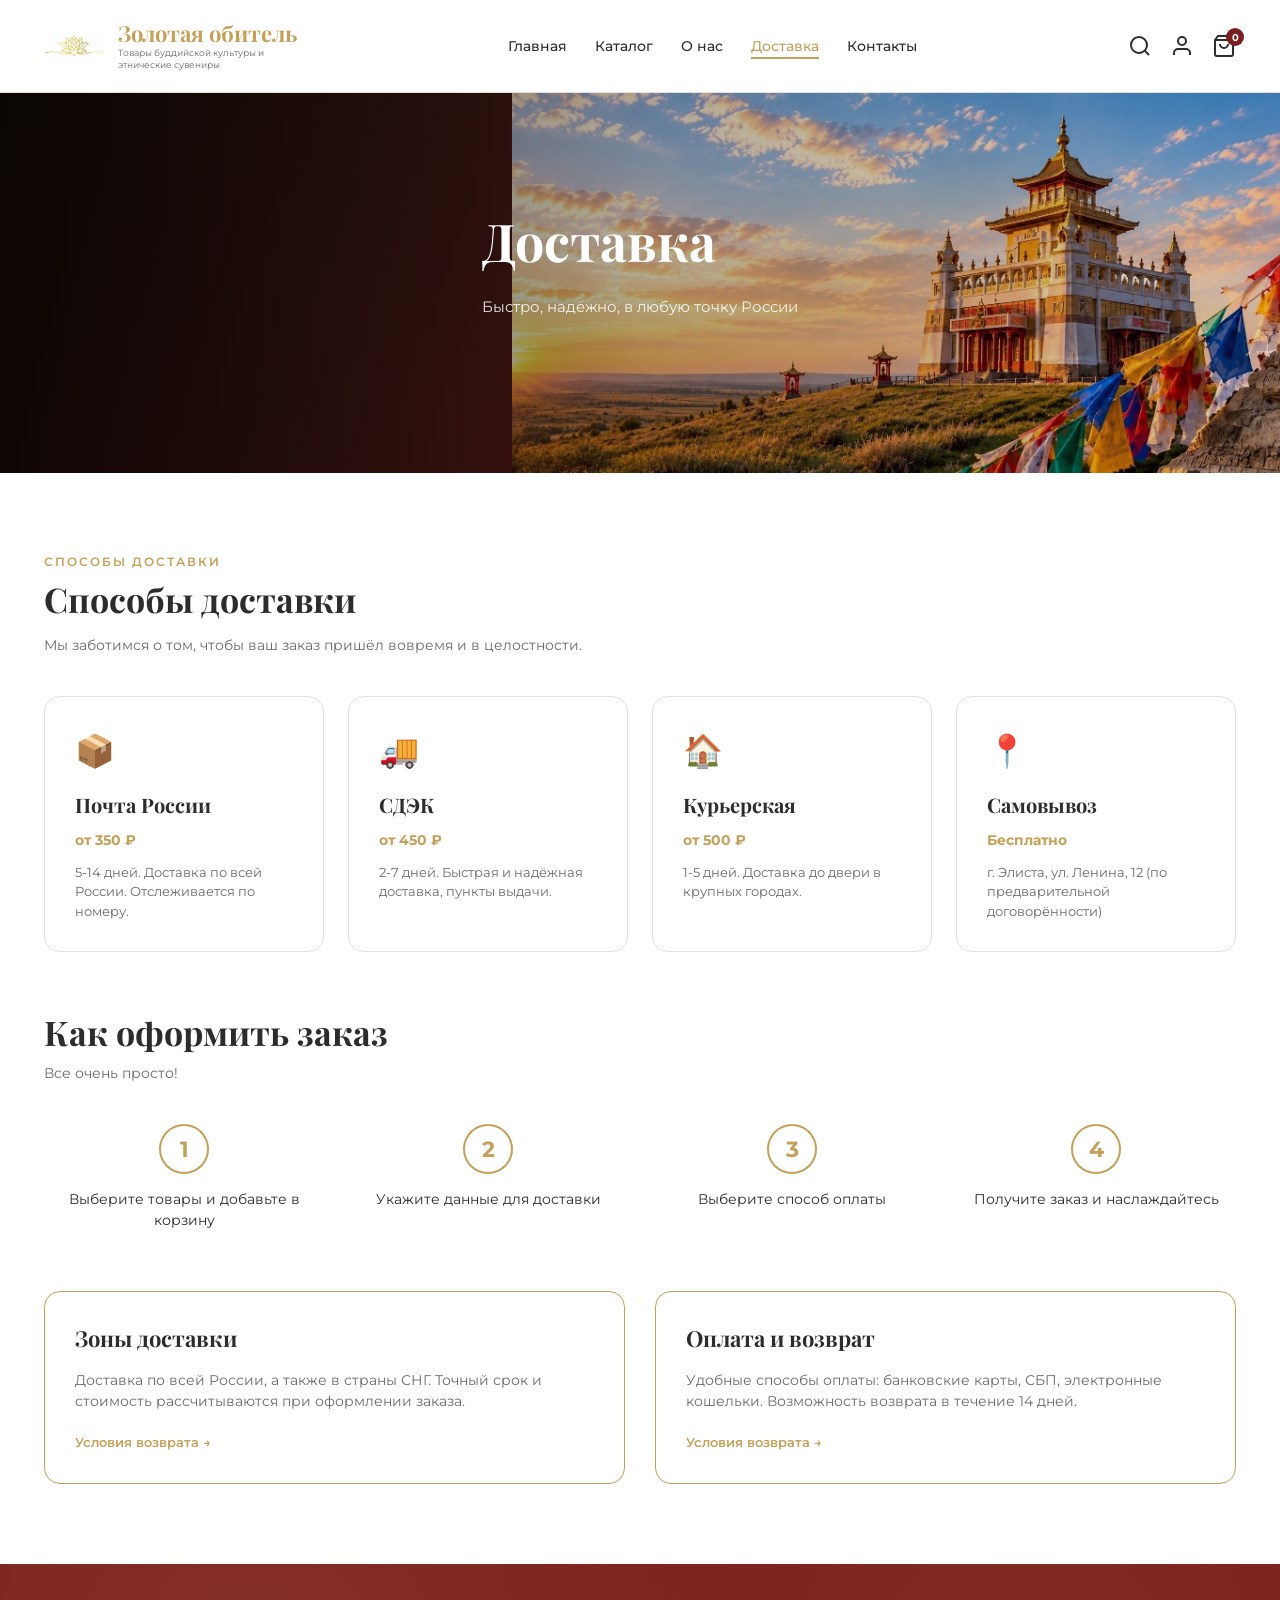
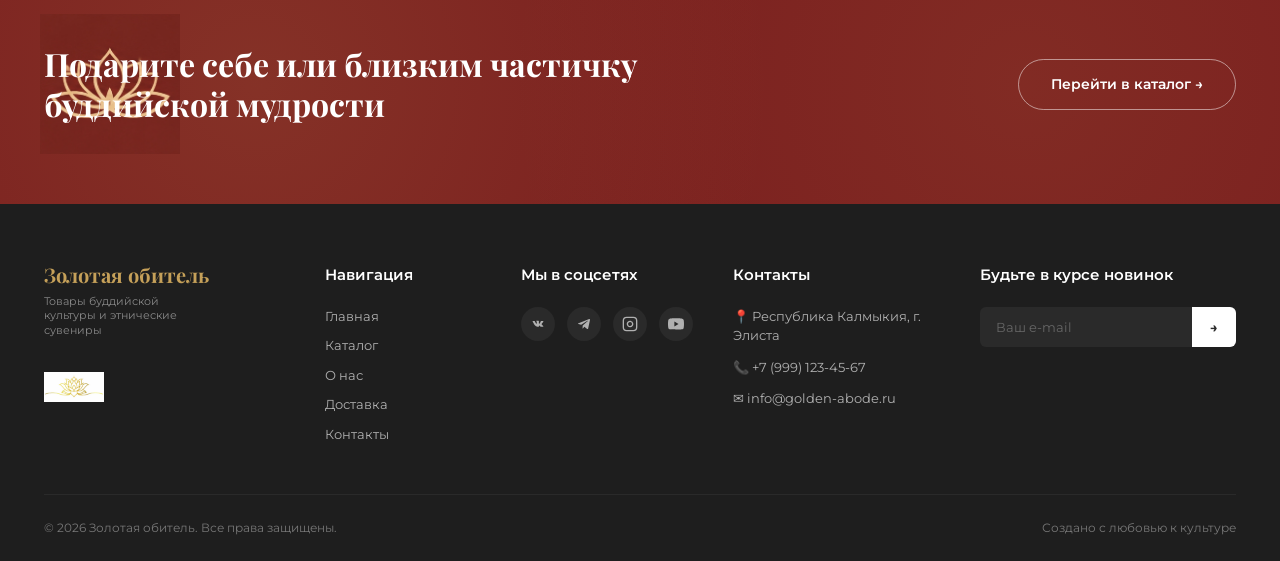
<file: delivery.html>
<!DOCTYPE html>
<html lang="ru">
<head>
    <meta charset="UTF-8">
    <meta name="viewport" content="width=device-width, initial-scale=1.0">
    <title>Доставка — Золотая обитель</title>
    <link href="https://fonts.googleapis.com/css2?family=Montserrat:wght@300;400;500;600;700&family=Playfair+Display:ital,wght@0,400;0,600;0,700&display=swap" rel="stylesheet">
    <link rel="stylesheet" href="css/style.css">
    <link rel="stylesheet" href="css/responsive.css">
</head>
<body>

<header class="header">
    <div class="container header__container">
        <a href="index.html" class="logo">
            <img src="img/logo.png" alt="Золотая обитель" class="logo__img">
            <div>
                <span class="logo__title">Золотая обитель</span>
                <span class="logo__subtitle">Товары буддийской культуры и этнические сувениры</span>
            </div>
        </a>
        <nav class="nav">
            <ul class="nav__list">
                <li><a href="index.html" class="nav__link">Главная</a></li>
                <li><a href="catalog.html" class="nav__link">Каталог</a></li>
                <li><a href="about.html" class="nav__link">О нас</a></li>
                <li><a href="delivery.html" class="nav__link active">Доставка</a></li>
                <li><a href="contacts.html" class="nav__link">Контакты</a></li>
            </ul>
        </nav>
        <div class="header__actions">
            <button class="action-btn" aria-label="Поиск" data-search-open>
                <svg viewBox="0 0 24 24" fill="none" stroke="currentColor" stroke-width="2">
                    <circle cx="11" cy="11" r="8"/>
                    <path d="m21 21-4.35-4.35"/>
                </svg>
            </button>
            <a href="profile.html" class="action-btn" aria-label="Профиль" id="profileBtn">
                <svg viewBox="0 0 24 24" fill="none" stroke="currentColor" stroke-width="2">
                    <path d="M20 21v-2a4 4 0 0 0-4-4H8a4 4 0 0 0-4 4v2"/>
                    <circle cx="12" cy="7" r="4"/>
                </svg>
            </a>
            <a href="cart.html" class="action-btn" aria-label="Корзина">
                <svg viewBox="0 0 24 24" fill="none" stroke="currentColor" stroke-width="2">
                    <path d="M6 2 3 6v14a2 2 0 0 0 2 2h14a2 2 0 0 0 2-2V6l-3-4Z"/>
                    <path d="M3 6h18"/>
                    <path d="M16 10a4 4 0 0 1-8 0"/>
                </svg>
                <span class="cart-badge">0</span>
            </a>
            <button class="burger" aria-label="Меню"><span></span><span></span><span></span></button>
        </div>
    </div>
</header>

<main>

<section class="hero" style="min-height: 380px;">
    <div class="hero__bg-img"><img src="img/hero-bg.jpg" alt="Буддийский храм"></div>
    <div class="container">
        <div class="hero__content" style="padding: 60px 0;">
            <h1 class="hero__title" style="font-size: 52px;">Доставка</h1>
            <p class="hero__text">Быстро, надёжно, в любую точку России</p>
        </div>
    </div>
</section>

<section class="section">
    <div class="container">
        <span class="section__label">Способы доставки</span>
        <h2 class="section__title" style="margin-bottom: 15px;">Способы доставки</h2>
        <p style="color: var(--text-light); margin-bottom: 40px;">Мы заботимся о том, чтобы ваш заказ пришёл вовремя и в целостности.</p>

        <div style="display: grid; grid-template-columns: repeat(4, 1fr); gap: 24px; margin-bottom: 60px;">
            <div style="border: 1px solid var(--border); padding: 30px; border-radius: var(--radius-lg);">
                <div style="font-size: 32px; margin-bottom: 15px;">📦</div>
                <h3 style="font-family: var(--font-accent); font-size: 20px; margin-bottom: 10px;">Почта России</h3>
                <p style="color: var(--gold); font-weight: 700; margin-bottom: 12px;">от 350 ₽</p>
                <p style="font-size: 13px; color: var(--text-light);">5-14 дней. Доставка по всей России. Отслеживается по номеру.</p>
            </div>
            <div style="border: 1px solid var(--border); padding: 30px; border-radius: var(--radius-lg);">
                <div style="font-size: 32px; margin-bottom: 15px;">🚚</div>
                <h3 style="font-family: var(--font-accent); font-size: 20px; margin-bottom: 10px;">СДЭК</h3>
                <p style="color: var(--gold); font-weight: 700; margin-bottom: 12px;">от 450 ₽</p>
                <p style="font-size: 13px; color: var(--text-light);">2-7 дней. Быстрая и надёжная доставка, пункты выдачи.</p>
            </div>
            <div style="border: 1px solid var(--border); padding: 30px; border-radius: var(--radius-lg);">
                <div style="font-size: 32px; margin-bottom: 15px;">🏠</div>
                <h3 style="font-family: var(--font-accent); font-size: 20px; margin-bottom: 10px;">Курьерская</h3>
                <p style="color: var(--gold); font-weight: 700; margin-bottom: 12px;">от 500 ₽</p>
                <p style="font-size: 13px; color: var(--text-light);">1-5 дней. Доставка до двери в крупных городах.</p>
            </div>
            <div style="border: 1px solid var(--border); padding: 30px; border-radius: var(--radius-lg);">
                <div style="font-size: 32px; margin-bottom: 15px;">📍</div>
                <h3 style="font-family: var(--font-accent); font-size: 20px; margin-bottom: 10px;">Самовывоз</h3>
                <p style="color: var(--gold); font-weight: 700; margin-bottom: 12px;">Бесплатно</p>
                <p style="font-size: 13px; color: var(--text-light);">г. Элиста, ул. Ленина, 12 (по предварительной договорённости)</p>
            </div>
        </div>

        <h2 class="section__title" style="margin-bottom: 10px;">Как оформить заказ</h2>
        <p style="color: var(--text-light); margin-bottom: 40px;">Все очень просто!</p>

        <div style="display: grid; grid-template-columns: repeat(4, 1fr); gap: 24px; margin-bottom: 60px;">
            <div style="text-align: center;">
                <div style="width: 50px; height: 50px; border: 2px solid var(--gold); border-radius: 50%; display: flex; align-items: center; justify-content: center; font-size: 22px; font-weight: 700; color: var(--gold); margin: 0 auto 15px;">1</div>
                <p style="font-size: 14px;">Выберите товары и добавьте в корзину</p>
            </div>
            <div style="text-align: center;">
                <div style="width: 50px; height: 50px; border: 2px solid var(--gold); border-radius: 50%; display: flex; align-items: center; justify-content: center; font-size: 22px; font-weight: 700; color: var(--gold); margin: 0 auto 15px;">2</div>
                <p style="font-size: 14px;">Укажите данные для доставки</p>
            </div>
            <div style="text-align: center;">
                <div style="width: 50px; height: 50px; border: 2px solid var(--gold); border-radius: 50%; display: flex; align-items: center; justify-content: center; font-size: 22px; font-weight: 700; color: var(--gold); margin: 0 auto 15px;">3</div>
                <p style="font-size: 14px;">Выберите способ оплаты</p>
            </div>
            <div style="text-align: center;">
                <div style="width: 50px; height: 50px; border: 2px solid var(--gold); border-radius: 50%; display: flex; align-items: center; justify-content: center; font-size: 22px; font-weight: 700; color: var(--gold); margin: 0 auto 15px;">4</div>
                <p style="font-size: 14px;">Получите заказ и наслаждайтесь</p>
            </div>
        </div>

        <div style="display: grid; grid-template-columns: 1fr 1fr; gap: 30px;">
            <div style="border: 1px solid var(--gold); padding: 30px; border-radius: var(--radius-lg);">
                <h3 style="font-family: var(--font-accent); font-size: 22px; margin-bottom: 15px;">Зоны доставки</h3>
                <p style="font-size: 14px; color: var(--text-light); margin-bottom: 20px;">Доставка по всей России, а также в страны СНГ. Точный срок и стоимость рассчитываются при оформлении заказа.</p>
                <button type="button" class="return-btn" data-return-open>Условия возврата →</button>
            </div>
            <div style="border: 1px solid var(--gold); padding: 30px; border-radius: var(--radius-lg);">
                <h3 style="font-family: var(--font-accent); font-size: 22px; margin-bottom: 15px;">Оплата и возврат</h3>
                <p style="font-size: 14px; color: var(--text-light); margin-bottom: 20px;">Удобные способы оплаты: банковские карты, СБП, электронные кошельки. Возможность возврата в течение 14 дней.</p>
                <button type="button" class="return-btn" data-return-open>Условия возврата →</button>
            </div>
        </div>
    </div>
</section>

<section class="cta">
    <img src="img/lotus.png" alt="Лотос" class="cta__lotus">
    <div class="container cta__container">
        <h2 class="cta__title">Подарите себе или близким частичку буддийской мудрости</h2>
        <a href="catalog.html" class="cta__btn">Перейти в каталог →</a>
    </div>
</section>

</main>

<footer class="footer">
    <div class="container">
        <div class="footer__grid">
            <div class="footer__brand">
                <span class="logo__title">Золотая обитель</span>
                <span class="logo__subtitle">Товары буддийской культуры и этнические сувениры</span>
                <img src="img/logo.png" alt="Золотая обитель" class="footer__logo">
            </div>
            <div>
                <h4 class="footer__title">Навигация</h4>
                <ul class="footer__list">
                    <li><a href="index.html">Главная</a></li>
                    <li><a href="catalog.html">Каталог</a></li>
                    <li><a href="about.html">О нас</a></li>
                    <li><a href="delivery.html">Доставка</a></li>
                    <li><a href="contacts.html">Контакты</a></li>
                </ul>
            </div>
            <div>
                <h4 class="footer__title">Мы в соцсетях</h4>
                <div class="socials">
                    <a href="https://vk.com" target="_blank" rel="noopener" class="social" aria-label="VK"><svg viewBox="0 0 24 24" fill="currentColor"><path d="M12.785 16.241s.288-.032.436-.192c.137-.148.132-.427.132-.427s-.02-1.303.585-1.496c.595-.191 1.36 1.271 2.17 1.835.614.427 1.08.334 1.08.334l2.171-.03s1.135-.07.596-.961c-.044-.073-.312-.658-1.61-1.861-1.359-1.259-1.176-1.055.46-3.234.996-1.328 1.395-2.14 1.27-2.487-.118-.33-.848-.243-.848-.243l-2.444.015s-.18-.025-.314.055c-.13.079-.214.263-.214.263s-.388 1.03-.905 1.906c-1.088 1.848-1.523 1.945-1.701 1.83-.415-.267-.311-1.075-.311-1.65 0-1.79.271-2.537-.531-2.73-.267-.064-.464-.107-1.148-.114-.877-.01-1.62.003-2.04.208-.28.137-.496.441-.365.459.163.021.531.099.727.364.253.342.244 1.11.244 1.11s.145 2.107-.338 2.369c-.331.179-.785-.187-1.76-1.865-.5-.866-.878-1.823-.878-1.823s-.073-.18-.203-.276c-.158-.117-.38-.154-.38-.154l-2.322.015s-.35.01-.478.162c-.114.135-.009.414-.009.414s1.819 4.253 3.879 6.396c1.887 1.965 4.03 1.835 4.03 1.835h.971z"/></svg></a>
                    <a href="https://t.me" target="_blank" rel="noopener" class="social" aria-label="Telegram"><svg viewBox="0 0 24 24" fill="currentColor"><path d="M9.78 18.65l.28-4.23 7.68-6.92c.34-.31-.07-.46-.52-.19L7.74 13.3 3.64 12c-.88-.25-.89-.86.2-1.3l15.97-6.16c.73-.33 1.43.18 1.15 1.3l-2.72 12.81c-.19.91-.74 1.13-1.5.71L12.6 16.3l-1.99 1.93c-.23.23-.42.42-.83.42z"/></svg></a>
                    <a href="https://instagram.com" target="_blank" rel="noopener" class="social" aria-label="Instagram"><svg viewBox="0 0 24 24" fill="none" stroke="currentColor" stroke-width="2"><rect x="2" y="2" width="20" height="20" rx="5"/><path d="M16 11.37A4 4 0 1 1 12.63 8 4 4 0 0 1 16 11.37z"/><line x1="17.5" y1="6.5" x2="17.51" y2="6.5"/></svg></a>
                    <a href="https://youtube.com" target="_blank" rel="noopener" class="social" aria-label="YouTube"><svg viewBox="0 0 24 24" fill="currentColor"><path d="M23.498 6.186a3.016 3.016 0 0 0-2.122-2.136C19.505 3.545 12 3.545 12 3.545s-7.505 0-9.377.505A3.017 3.017 0 0 0 .502 6.186C0 8.07 0 12 0 12s0 3.93.502 5.814a3.016 3.016 0 0 0 2.122 2.136c1.871.505 9.376.505 9.376.505s7.505 0 9.377-.505a3.015 3.015 0 0 0 2.122-2.136C24 15.93 24 12 24 12s0-3.93-.502-5.814zM9.545 15.568V8.432L15.818 12l-6.273 3.568z"/></svg></a>
                </div>
            </div>
            <div class="footer__contacts">
                <h4 class="footer__title">Контакты</h4>
                <p>📍 Республика Калмыкия, г. Элиста</p>
                <p>📞 <a href="tel:+79991234567">+7 (999) 123-45-67</a></p>
                <p>✉ <a href="mailto:info@golden-abode.ru">info@golden-abode.ru</a></p>
            </div>
            <div>
                <h4 class="footer__title">Будьте в курсе новинок</h4>
                <form class="subscribe">
                    <input type="email" placeholder="Ваш e-mail" required>
                    <button type="submit">→</button>
                </form>
            </div>
        </div>
        <div class="footer__bottom">
            <p>© 2026 Золотая обитель. Все права защищены.</p>
            <p>Создано с любовью к культуре</p>
        </div>
    </div>
</footer>

<script src="js/database.js"></script>
<script src="js/auth.js"></script>
<script src="js/menu.js"></script>
<script src="js/cart.js"></script>
<script src="js/form.js"></script>
<script src="js/search.js"></script>
<script src="js/returns.js"></script>
<script src="js/content.js"></script>
</body>
</html>
</file>
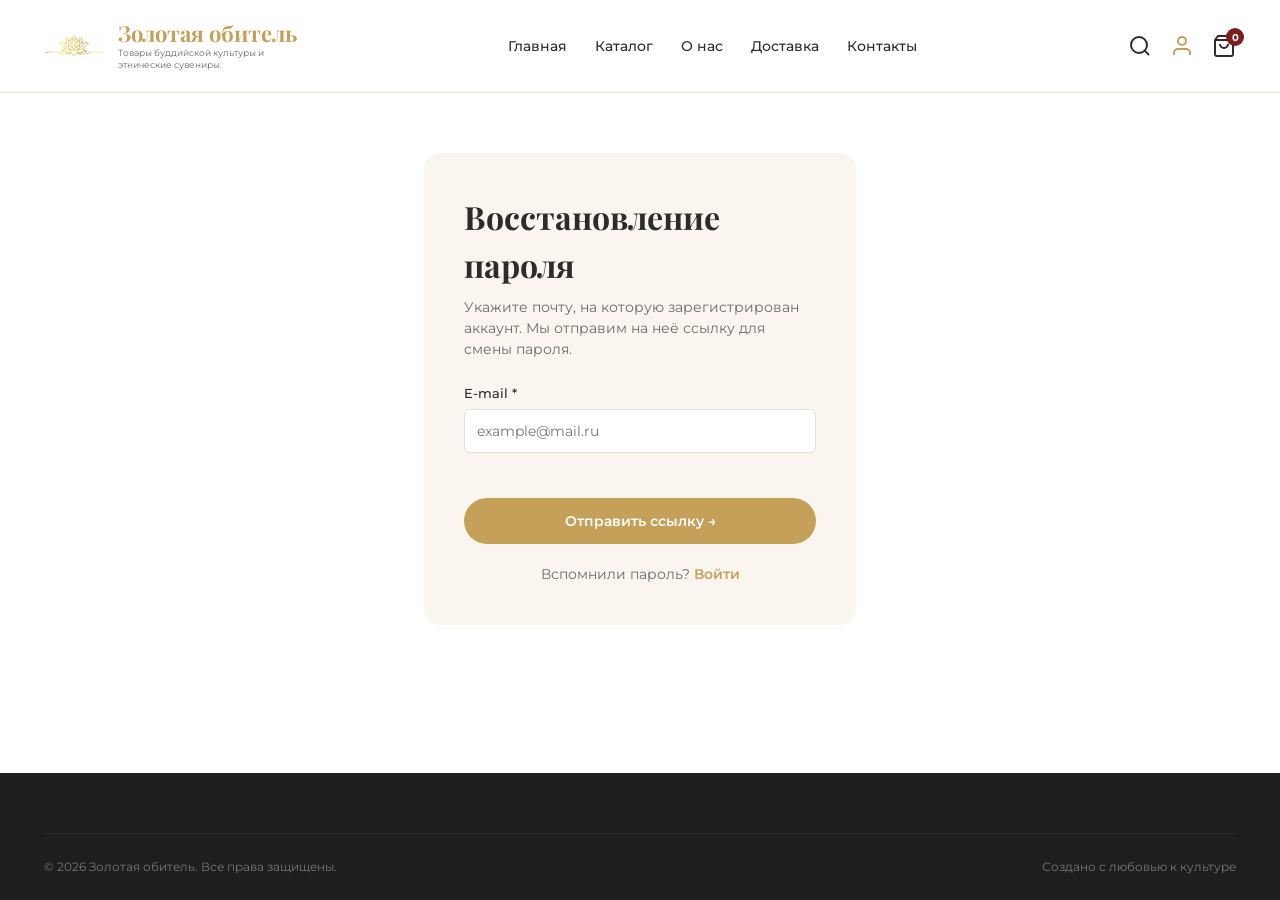
<file: forgot-password.html>
<!DOCTYPE html>
<html lang="ru">
<head>
    <meta charset="UTF-8">
    <meta name="viewport" content="width=device-width, initial-scale=1.0">
    <title>Восстановление пароля — Золотая обитель</title>
    <link href="https://fonts.googleapis.com/css2?family=Montserrat:wght@300;400;500;600;700&family=Playfair+Display:ital,wght@0,400;0,600;0,700&display=swap" rel="stylesheet">
    <link rel="stylesheet" href="css/style.css">
    <link rel="stylesheet" href="css/responsive.css">
</head>
<body>

<header class="header">
    <div class="container header__container">
        <a href="index.html" class="logo">
            <img src="img/logo.png" alt="Золотая обитель" class="logo__img">
            <div>
                <span class="logo__title">Золотая обитель</span>
                <span class="logo__subtitle">Товары буддийской культуры и этнические сувениры</span>
            </div>
        </a>
        <nav class="nav">
            <ul class="nav__list">
                <li><a href="index.html" class="nav__link">Главная</a></li>
                <li><a href="catalog.html" class="nav__link">Каталог</a></li>
                <li><a href="about.html" class="nav__link">О нас</a></li>
                <li><a href="delivery.html" class="nav__link">Доставка</a></li>
                <li><a href="contacts.html" class="nav__link">Контакты</a></li>
            </ul>
        </nav>
        <div class="header__actions">
            <button class="action-btn" aria-label="Поиск" data-search-open>
                <svg viewBox="0 0 24 24" fill="none" stroke="currentColor" stroke-width="2">
                    <circle cx="11" cy="11" r="8"/>
                    <path d="m21 21-4.35-4.35"/>
                </svg>
            </button>
            <a href="profile.html" class="action-btn active" aria-label="Профиль" id="profileBtn">
                <svg viewBox="0 0 24 24" fill="none" stroke="currentColor" stroke-width="2">
                    <path d="M20 21v-2a4 4 0 0 0-4-4H8a4 4 0 0 0-4 4v2"/>
                    <circle cx="12" cy="7" r="4"/>
                </svg>
            </a>
            <a href="cart.html" class="action-btn" aria-label="Корзина">
                <svg viewBox="0 0 24 24" fill="none" stroke="currentColor" stroke-width="2">
                    <path d="M6 2 3 6v14a2 2 0 0 0 2 2h14a2 2 0 0 0 2-2V6l-3-4Z"/>
                    <path d="M3 6h18"/>
                    <path d="M16 10a4 4 0 0 1-8 0"/>
                </svg>
                <span class="cart-badge">0</span>
            </a>
            <button class="burger" aria-label="Меню"><span></span><span></span><span></span></button>
        </div>
    </div>
</header>

<main>
<section class="section" style="padding: 60px 0;">
    <div class="container" style="max-width: 480px;">
        <div style="background: var(--beige); padding: 40px; border-radius: 16px;">
            <h1 style="font-family: var(--font-accent); font-size: 32px; margin-bottom: 8px;">Восстановление пароля</h1>
            <p style="color: var(--text-light); margin-bottom: 24px;">Укажите почту, на которую зарегистрирован аккаунт. Мы отправим на неё ссылку для смены пароля.</p>
            <form id="forgotForm">
                <div class="form-group">
                    <label>E-mail *</label>
                    <input type="email" name="email" class="form-control" placeholder="example@mail.ru" autocomplete="username" required>
                </div>
                <div id="recoveryMsg" style="font-size:13px;margin-bottom:12px;min-height:18px;"></div>
                <button type="submit" style="width:100%;padding:14px;background:var(--gold);color:white;border-radius:30px;font-weight:600;font-size:14px;border:none;cursor:pointer;">Отправить ссылку →</button>
            </form>
            <div id="recoveryDemo"></div>
            <p style="text-align:center;margin-top:20px;font-size:14px;color:var(--text-light);">
                Вспомнили пароль? <a href="login.html" style="color:var(--gold);font-weight:600;">Войти</a>
            </p>
        </div>
    </div>
</section>
</main>

<footer class="footer">
    <div class="container">
        <div class="footer__bottom">
            <p>© 2026 Золотая обитель. Все права защищены.</p>
            <p>Создано с любовью к культуре</p>
        </div>
    </div>
</footer>

<script src="js/database.js"></script>
<script src="js/mailer.js"></script>
<script src="js/auth.js"></script>
<script src="js/recovery.js"></script>
<script src="js/ui.js"></script>
<script src="js/menu.js"></script>
<script src="js/search.js"></script>
</body>
</html>
</file>
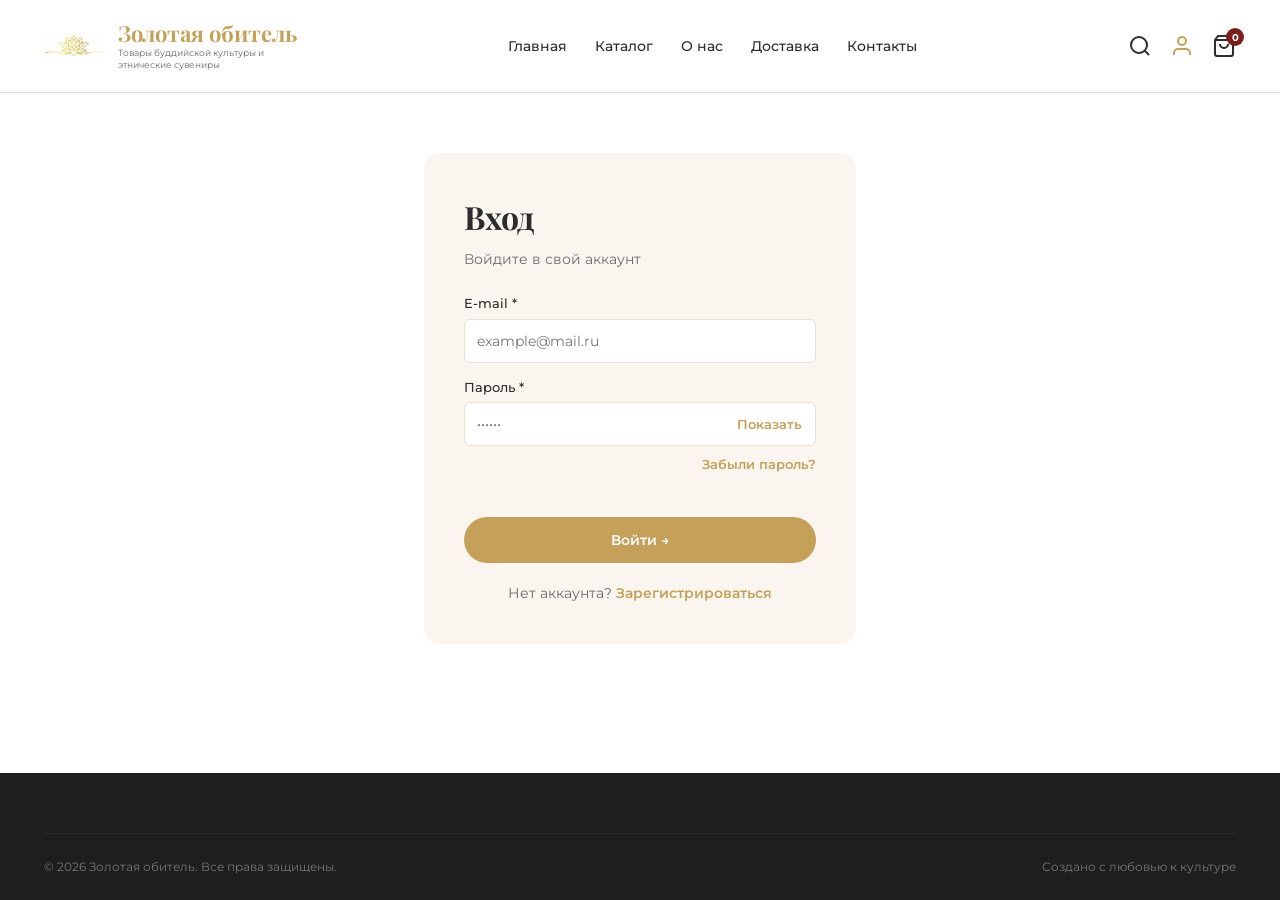
<file: login.html>
<!DOCTYPE html>
<html lang="ru">
<head>
    <meta charset="UTF-8">
    <meta name="viewport" content="width=device-width, initial-scale=1.0">
    <title>Вход — Золотая обитель</title>
    <link href="https://fonts.googleapis.com/css2?family=Montserrat:wght@300;400;500;600;700&family=Playfair+Display:ital,wght@0,400;0,600;0,700&display=swap" rel="stylesheet">
    <link rel="stylesheet" href="css/style.css">
    <link rel="stylesheet" href="css/responsive.css">
</head>
<body>

<header class="header">
    <div class="container header__container">
        <a href="index.html" class="logo">
            <img src="img/logo.png" alt="Золотая обитель" class="logo__img">
            <div>
                <span class="logo__title">Золотая обитель</span>
                <span class="logo__subtitle">Товары буддийской культуры и этнические сувениры</span>
            </div>
        </a>
        <nav class="nav">
            <ul class="nav__list">
                <li><a href="index.html" class="nav__link">Главная</a></li>
                <li><a href="catalog.html" class="nav__link">Каталог</a></li>
                <li><a href="about.html" class="nav__link">О нас</a></li>
                <li><a href="delivery.html" class="nav__link">Доставка</a></li>
                <li><a href="contacts.html" class="nav__link">Контакты</a></li>
            </ul>
        </nav>
        <div class="header__actions">
            <button class="action-btn" aria-label="Поиск" data-search-open>
                <svg viewBox="0 0 24 24" fill="none" stroke="currentColor" stroke-width="2">
                    <circle cx="11" cy="11" r="8"/>
                    <path d="m21 21-4.35-4.35"/>
                </svg>
            </button>
            <a href="profile.html" class="action-btn active" aria-label="Профиль" id="profileBtn">
                <svg viewBox="0 0 24 24" fill="none" stroke="currentColor" stroke-width="2">
                    <path d="M20 21v-2a4 4 0 0 0-4-4H8a4 4 0 0 0-4 4v2"/>
                    <circle cx="12" cy="7" r="4"/>
                </svg>
            </a>
            <a href="cart.html" class="action-btn" aria-label="Корзина">
                <svg viewBox="0 0 24 24" fill="none" stroke="currentColor" stroke-width="2">
                    <path d="M6 2 3 6v14a2 2 0 0 0 2 2h14a2 2 0 0 0 2-2V6l-3-4Z"/>
                    <path d="M3 6h18"/>
                    <path d="M16 10a4 4 0 0 1-8 0"/>
                </svg>
                <span class="cart-badge">0</span>
            </a>
            <button class="burger" aria-label="Меню"><span></span><span></span><span></span></button>
        </div>
    </div>
</header>

<main>
<section class="section" style="padding: 60px 0;">
    <div class="container" style="max-width: 480px;">
        <div style="background: var(--beige); padding: 40px; border-radius: 16px;">
            <h1 style="font-family: var(--font-accent); font-size: 32px; margin-bottom: 8px;">Вход</h1>
            <p style="color: var(--text-light); margin-bottom: 24px;">Войдите в свой аккаунт</p>

            <form id="loginForm">
                <div class="form-group">
                    <label>E-mail *</label>
                    <input type="email" name="email" class="form-control" placeholder="example@mail.ru" autocomplete="username" required>
                </div>
                <div class="form-group">
                    <label>Пароль *</label>
                    <input type="password" name="password" class="form-control" placeholder="••••••" autocomplete="current-password" required>
                </div>
                <p style="text-align:right;margin:-6px 0 12px;font-size:13px;"><a href="forgot-password.html" style="color:var(--gold);font-weight:600;">Забыли пароль?</a></p>
                <div id="authError" style="color:#E53935;font-size:13px;margin-bottom:12px;min-height:18px;"></div>
                <button type="submit" style="width:100%;padding:14px;background:var(--gold);color:white;border-radius:30px;font-weight:600;font-size:14px;border:none;cursor:pointer;">Войти →</button>
            </form>

            <p style="text-align:center;margin-top:20px;font-size:14px;color:var(--text-light);">
                Нет аккаунта? <a href="register.html" style="color:var(--gold);font-weight:600;">Зарегистрироваться</a>
            </p>
        </div>
    </div>
</section>
</main>

<footer class="footer">
    <div class="container">
        <div class="footer__bottom">
            <p>© 2026 Золотая обитель. Все права защищены.</p>
            <p>Создано с любовью к культуре</p>
        </div>
    </div>
</footer>

<script src="js/database.js"></script>
<script src="js/auth.js"></script>
<script src="js/ui.js"></script>
<script src="js/menu.js"></script>
<script src="js/search.js"></script>
</body>
</html>
</file>
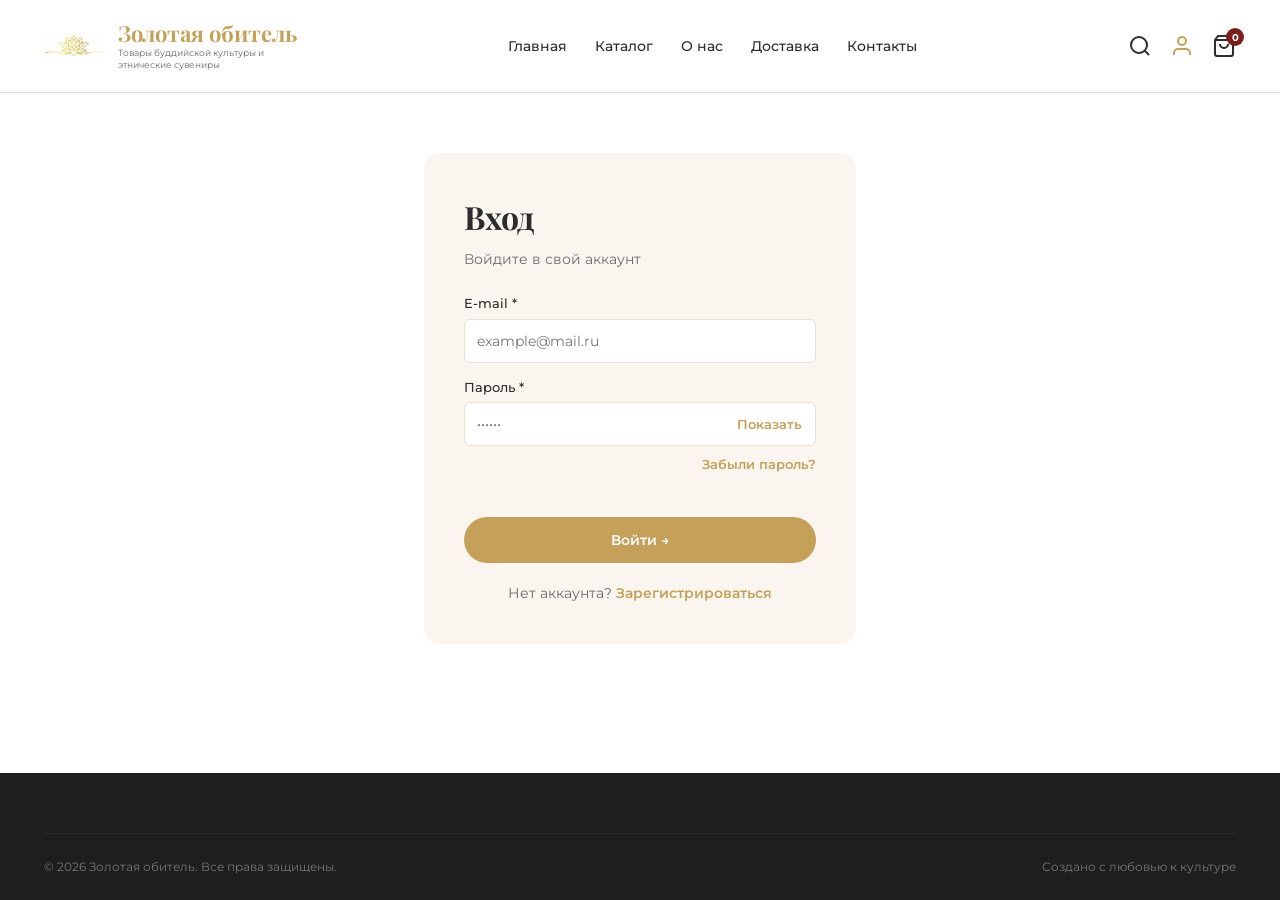
<file: profile.html>
<!DOCTYPE html>
<html lang="ru">
<head>
    <meta charset="UTF-8">
    <meta name="viewport" content="width=device-width, initial-scale=1.0">
    <title>Личный кабинет — Золотая обитель</title>
    <link href="https://fonts.googleapis.com/css2?family=Montserrat:wght@300;400;500;600;700&family=Playfair+Display:ital,wght@0,400;0,600;0,700&display=swap" rel="stylesheet">
    <link rel="stylesheet" href="css/style.css">
    <link rel="stylesheet" href="css/responsive.css">
</head>
<body>

<header class="header">
    <div class="container header__container">
        <a href="index.html" class="logo">
            <img src="img/logo.png" alt="Золотая обитель" class="logo__img">
            <div>
                <span class="logo__title">Золотая обитель</span>
                <span class="logo__subtitle">Товары буддийской культуры и этнические сувениры</span>
            </div>
        </a>
        <nav class="nav">
            <ul class="nav__list">
                <li><a href="index.html" class="nav__link">Главная</a></li>
                <li><a href="catalog.html" class="nav__link">Каталог</a></li>
                <li><a href="about.html" class="nav__link">О нас</a></li>
                <li><a href="delivery.html" class="nav__link">Доставка</a></li>
                <li><a href="contacts.html" class="nav__link">Контакты</a></li>
            </ul>
        </nav>
        <div class="header__actions">
            <button class="action-btn" aria-label="Поиск" data-search-open>
                <svg viewBox="0 0 24 24" fill="none" stroke="currentColor" stroke-width="2">
                    <circle cx="11" cy="11" r="8"/>
                    <path d="m21 21-4.35-4.35"/>
                </svg>
            </button>
            <a href="profile.html" class="action-btn active" aria-label="Профиль" id="profileBtn">
                <svg viewBox="0 0 24 24" fill="none" stroke="currentColor" stroke-width="2">
                    <path d="M20 21v-2a4 4 0 0 0-4-4H8a4 4 0 0 0-4 4v2"/>
                    <circle cx="12" cy="7" r="4"/>
                </svg>
            </a>
            <a href="cart.html" class="action-btn" aria-label="Корзина">
                <svg viewBox="0 0 24 24" fill="none" stroke="currentColor" stroke-width="2">
                    <path d="M6 2 3 6v14a2 2 0 0 0 2 2h14a2 2 0 0 0 2-2V6l-3-4Z"/>
                    <path d="M3 6h18"/>
                    <path d="M16 10a4 4 0 0 1-8 0"/>
                </svg>
                <span class="cart-badge">0</span>
            </a>
            <button class="burger" aria-label="Меню"><span></span><span></span><span></span></button>
        </div>
    </div>
</header>

<main>
<section class="section" id="profilePage" style="padding: 60px 0;">
    <div class="container">
        <div style="display:flex;justify-content:space-between;align-items:center;flex-wrap:wrap;gap:20px;margin-bottom:30px;">
            <div>
                <h1 style="font-family: var(--font-accent); font-size: 36px;">Личный кабинет</h1>
                <p id="welcomeText" style="color:var(--text-light);margin-top:8px;">Здравствуйте!</p>
            </div>
            <button id="logoutBtn" style="padding:10px 24px;border:1px solid var(--gold);color:var(--gold);border-radius:30px;font-weight:600;background:transparent;cursor:pointer;">Выйти</button>
        </div>

        <div class="profile-grid" style="display:grid;grid-template-columns:1fr 1fr;gap:30px;">
            <div style="background:var(--beige);padding:30px;border-radius:16px;">
                <h2 style="font-family: var(--font-accent); font-size: 24px; margin-bottom: 20px;">Мои данные</h2>
                <form id="profileForm">
                    <div class="form-group">
                        <label>Имя</label>
                        <input type="text" name="firstName" class="form-control" placeholder="Иван">
                    </div>
                    <div class="form-group">
                        <label>Фамилия</label>
                        <input type="text" name="lastName" class="form-control" placeholder="Иванов">
                    </div>
                    <div class="form-group">
                        <label>E-mail</label>
                        <input type="email" name="email" class="form-control" disabled style="background:#eee;cursor:not-allowed;">
                    </div>
                    <div class="form-group">
                        <label>Телефон</label>
                        <input type="tel" name="phone" class="form-control" placeholder="+7 (999) 123-45-67">
                    </div>
                    <div class="form-group">
                        <label>Адрес доставки</label>
                        <input type="text" name="address" class="form-control" placeholder="г. Элиста, ул. Ленина, 12">
                    </div>
                    <div id="profileError" style="color:#E53935;font-size:13px;margin-bottom:12px;min-height:18px;"></div>
                    <button type="submit" style="width:100%;padding:12px;background:var(--gold);color:white;border-radius:30px;font-weight:600;border:none;cursor:pointer;">Сохранить изменения</button>
                </form>

                <h3 style="font-family: var(--font-accent); font-size: 20px; margin: 30px 0 14px;">Смена пароля</h3>
                <form id="passwordForm">
                    <div class="form-group">
                        <label>Текущий пароль</label>
                        <input type="password" name="current" class="form-control" autocomplete="current-password" required>
                    </div>
                    <div class="form-group">
                        <label>Новый пароль (мин. 6 символов)</label>
                        <input type="password" name="next" class="form-control" minlength="6" autocomplete="new-password" required>
                    </div>
                    <div class="form-group">
                        <label>Повторите новый пароль</label>
                        <input type="password" name="repeat" class="form-control" minlength="6" autocomplete="new-password" required>
                    </div>
                    <div id="passwordError" style="color:#E53935;font-size:13px;margin-bottom:12px;min-height:18px;"></div>
                    <button type="submit" style="width:100%;padding:12px;background:transparent;color:var(--gold);border:1px solid var(--gold);border-radius:30px;font-weight:600;cursor:pointer;">Изменить пароль</button>
                </form>
            </div>

            <div>
                <h2 style="font-family: var(--font-accent); font-size: 24px; margin-bottom: 20px;">Мои заказы</h2>
                <div id="ordersList"></div>
            </div>
        </div>
    </div>
</section>
</main>

<section class="cta">
    <img src="img/lotus.png" alt="Лотос" class="cta__lotus">
    <div class="container cta__container">
        <h2 class="cta__title">Подарите себе или близким частичку буддийской мудрости</h2>
        <a href="catalog.html" class="cta__btn">Перейти в каталог →</a>
    </div>
</section>

<footer class="footer">
    <div class="container">
        <div class="footer__grid">
            <div class="footer__brand">
                <span class="logo__title">Золотая обитель</span>
                <span class="logo__subtitle">Товары буддийской культуры и этнические сувениры</span>
                <img src="img/logo.png" alt="Золотая обитель" class="footer__logo">
            </div>
            <div>
                <h4 class="footer__title">Навигация</h4>
                <ul class="footer__list">
                    <li><a href="index.html">Главная</a></li>
                    <li><a href="catalog.html">Каталог</a></li>
                    <li><a href="about.html">О нас</a></li>
                    <li><a href="delivery.html">Доставка</a></li>
                    <li><a href="contacts.html">Контакты</a></li>
                </ul>
            </div>
            <div>
                <h4 class="footer__title">Мы в соцсетях</h4>
                <div class="socials">
                    <a href="https://vk.com" target="_blank" rel="noopener" class="social" aria-label="VK"><svg viewBox="0 0 24 24" fill="currentColor"><path d="M12.785 16.241s.288-.032.436-.192c.137-.148.132-.427.132-.427s-.02-1.303.585-1.496c.595-.191 1.36 1.271 2.17 1.835.614.427 1.08.334 1.08.334l2.171-.03s1.135-.07.596-.961c-.044-.073-.312-.658-1.61-1.861-1.359-1.259-1.176-1.055.46-3.234.996-1.328 1.395-2.14 1.27-2.487-.118-.33-.848-.243-.848-.243l-2.444.015s-.18-.025-.314.055c-.13.079-.214.263-.214.263s-.388 1.03-.905 1.906c-1.088 1.848-1.523 1.945-1.701 1.83-.415-.267-.311-1.075-.311-1.65 0-1.79.271-2.537-.531-2.73-.267-.064-.464-.107-1.148-.114-.877-.01-1.62.003-2.04.208-.28.137-.496.441-.365.459.163.021.531.099.727.364.253.342.244 1.11.244 1.11s.145 2.107-.338 2.369c-.331.179-.785-.187-1.76-1.865-.5-.866-.878-1.823-.878-1.823s-.073-.18-.203-.276c-.158-.117-.38-.154-.38-.154l-2.322.015s-.35.01-.478.162c-.114.135-.009.414-.009.414s1.819 4.253 3.879 6.396c1.887 1.965 4.03 1.835 4.03 1.835h.971z"/></svg></a>
                    <a href="https://t.me" target="_blank" rel="noopener" class="social" aria-label="Telegram"><svg viewBox="0 0 24 24" fill="currentColor"><path d="M9.78 18.65l.28-4.23 7.68-6.92c.34-.31-.07-.46-.52-.19L7.74 13.3 3.64 12c-.88-.25-.89-.86.2-1.3l15.97-6.16c.73-.33 1.43.18 1.15 1.3l-2.72 12.81c-.19.91-.74 1.13-1.5.71L12.6 16.3l-1.99 1.93c-.23.23-.42.42-.83.42z"/></svg></a>
                    <a href="https://instagram.com" target="_blank" rel="noopener" class="social" aria-label="Instagram"><svg viewBox="0 0 24 24" fill="none" stroke="currentColor" stroke-width="2"><rect x="2" y="2" width="20" height="20" rx="5"/><path d="M16 11.37A4 4 0 1 1 12.63 8 4 4 0 0 1 16 11.37z"/><line x1="17.5" y1="6.5" x2="17.51" y2="6.5"/></svg></a>
                    <a href="https://youtube.com" target="_blank" rel="noopener" class="social" aria-label="YouTube"><svg viewBox="0 0 24 24" fill="currentColor"><path d="M23.498 6.186a3.016 3.016 0 0 0-2.122-2.136C19.505 3.545 12 3.545 12 3.545s-7.505 0-9.377.505A3.017 3.017 0 0 0 .502 6.186C0 8.07 0 12 0 12s0 3.93.502 5.814a3.016 3.016 0 0 0 2.122 2.136c1.871.505 9.376.505 9.376.505s7.505 0 9.377-.505a3.015 3.015 0 0 0 2.122-2.136C24 15.93 24 12 24 12s0-3.93-.502-5.814zM9.545 15.568V8.432L15.818 12l-6.273 3.568z"/></svg></a>
                </div>
            </div>
            <div class="footer__contacts">
                <h4 class="footer__title">Контакты</h4>
                <p>📍 Республика Калмыкия, г. Элиста</p>
                <p>📞 <a href="tel:+79991234567">+7 (999) 123-45-67</a></p>
                <p>✉ <a href="mailto:info@golden-abode.ru">info@golden-abode.ru</a></p>
            </div>
            <div>
                <h4 class="footer__title">Будьте в курсе новинок</h4>
                <form class="subscribe">
                    <input type="email" placeholder="Ваш e-mail" required>
                    <button type="submit">→</button>
                </form>
            </div>
        </div>
        <div class="footer__bottom">
            <p>© 2026 Золотая обитель. Все права защищены.</p>
            <p>Создано с любовью к культуре</p>
        </div>
    </div>
</footer>

<script src="js/database.js"></script>
<script src="js/auth.js"></script>
<script src="js/ui.js"></script>
<script src="js/menu.js"></script>
<script src="js/form.js"></script>
<script src="js/search.js"></script>
<script src="js/content.js"></script>

</body>
</html>
</file>
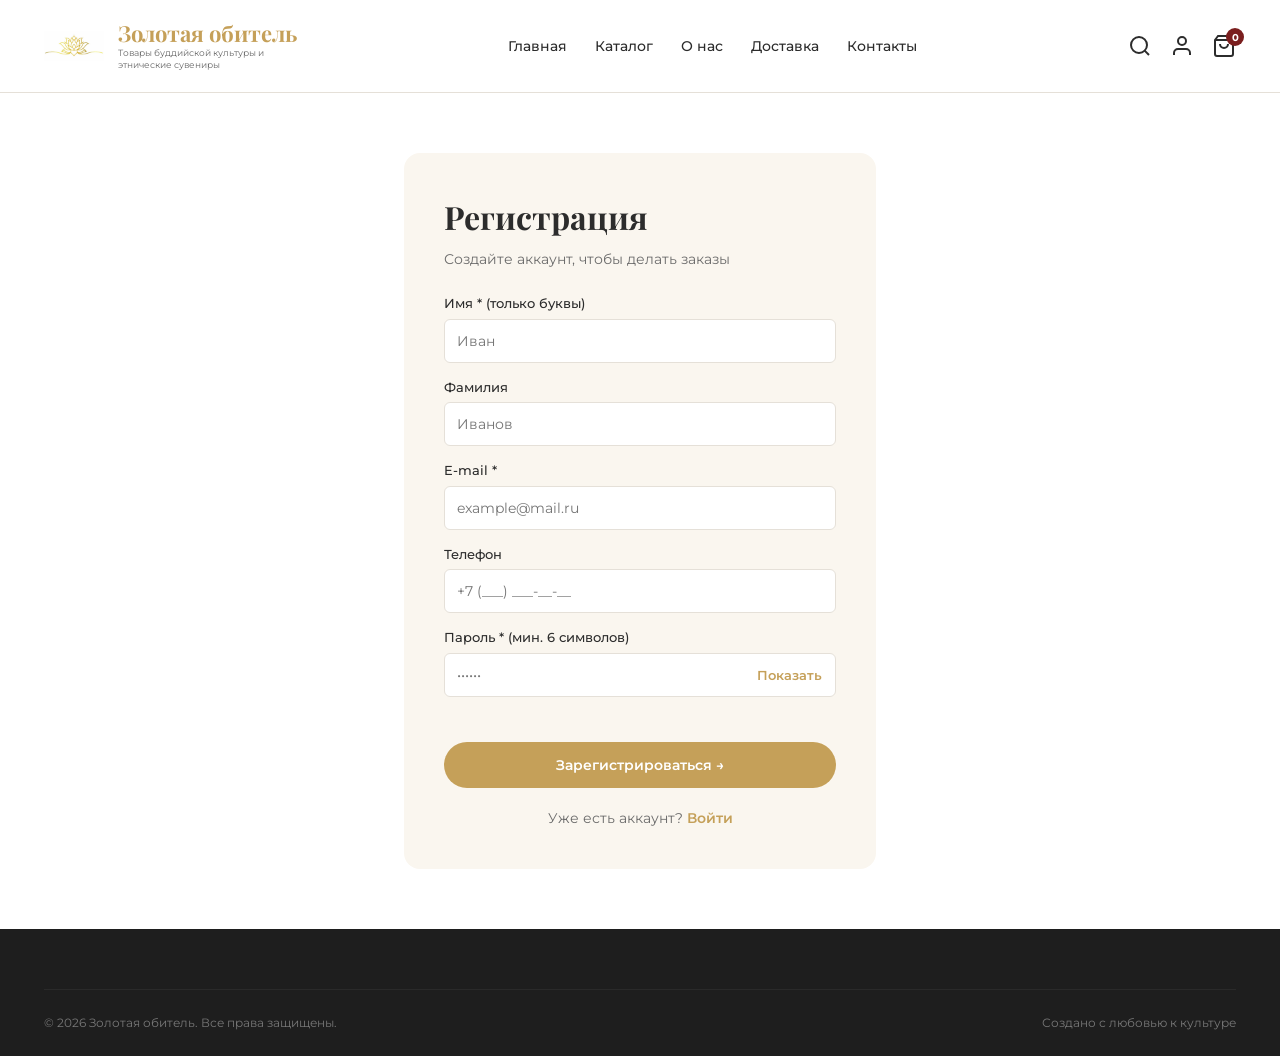
<file: register.html>
<!DOCTYPE html>
<html lang="ru">
<head>
    <meta charset="UTF-8">
    <meta name="viewport" content="width=device-width, initial-scale=1.0">
    <title>Регистрация — Золотая обитель</title>
    <link href="https://fonts.googleapis.com/css2?family=Montserrat:wght@300;400;500;600;700&family=Playfair+Display:ital,wght@0,400;0,600;0,700&display=swap" rel="stylesheet">
    <link rel="stylesheet" href="css/style.css">
    <link rel="stylesheet" href="css/responsive.css">
</head>
<body>

<header class="header">
    <div class="container header__container">
        <a href="index.html" class="logo">
            <img src="img/logo.png" alt="Золотая обитель" class="logo__img">
            <div>
                <span class="logo__title">Золотая обитель</span>
                <span class="logo__subtitle">Товары буддийской культуры и этнические сувениры</span>
            </div>
        </a>
        <nav class="nav">
            <ul class="nav__list">
                <li><a href="index.html" class="nav__link">Главная</a></li>
                <li><a href="catalog.html" class="nav__link">Каталог</a></li>
                <li><a href="about.html" class="nav__link">О нас</a></li>
                <li><a href="delivery.html" class="nav__link">Доставка</a></li>
                <li><a href="contacts.html" class="nav__link">Контакты</a></li>
            </ul>
        </nav>
        <div class="header__actions">
            <button class="action-btn" aria-label="Поиск" data-search-open>
                <svg viewBox="0 0 24 24" fill="none" stroke="currentColor" stroke-width="2">
                    <circle cx="11" cy="11" r="8"/>
                    <path d="m21 21-4.35-4.35"/>
                </svg>
            </button>
            <a href="profile.html" class="action-btn" aria-label="Профиль" id="profileBtn">
                <svg viewBox="0 0 24 24" fill="none" stroke="currentColor" stroke-width="2">
                    <path d="M20 21v-2a4 4 0 0 0-4-4H8a4 4 0 0 0-4 4v2"/>
                    <circle cx="12" cy="7" r="4"/>
                </svg>
            </a>
            <a href="cart.html" class="action-btn" aria-label="Корзина">
                <svg viewBox="0 0 24 24" fill="none" stroke="currentColor" stroke-width="2">
                    <path d="M6 2 3 6v14a2 2 0 0 0 2 2h14a2 2 0 0 0 2-2V6l-3-4Z"/>
                    <path d="M3 6h18"/>
                    <path d="M16 10a4 4 0 0 1-8 0"/>
                </svg>
                <span class="cart-badge">0</span>
            </a>
            <button class="burger" aria-label="Меню"><span></span><span></span><span></span></button>
        </div>
    </div>
</header>

<main>
<section class="section" style="padding: 60px 0;">
    <div class="container" style="max-width: 520px;">
        <div style="background: var(--beige); padding: 40px; border-radius: 16px;">
            <h1 style="font-family: var(--font-accent); font-size: 32px; margin-bottom: 8px;">Регистрация</h1>
            <p style="color: var(--text-light); margin-bottom: 24px;">Создайте аккаунт, чтобы делать заказы</p>

            <form id="registerForm">
                <div class="form-group">
                    <label>Имя * (только буквы)</label>
                    <input type="text" name="firstName" class="form-control" placeholder="Иван" autocomplete="given-name" required>
                </div>
                <div class="form-group">
                    <label>Фамилия</label>
                    <input type="text" name="lastName" class="form-control" placeholder="Иванов" autocomplete="family-name">
                </div>
                <div class="form-group">
                    <label>E-mail *</label>
                    <input type="email" name="email" class="form-control" placeholder="example@mail.ru" required>
                </div>
                <div class="form-group">
                    <label>Телефон</label>
                    <input type="tel" name="phone" class="form-control" placeholder="+7 (___) ___-__-__">
                </div>
                <div class="form-group">
                    <label>Пароль * (мин. 6 символов)</label>
                    <input type="password" name="password" class="form-control" placeholder="••••••" minlength="6" autocomplete="new-password" required>
                </div>
                <div id="authError" style="color:#E53935;font-size:13px;margin-bottom:12px;min-height:18px;"></div>
                <button type="submit" style="width:100%;padding:14px;background:var(--gold);color:white;border-radius:30px;font-weight:600;font-size:14px;border:none;cursor:pointer;">Зарегистрироваться →</button>
            </form>

            <p style="text-align:center;margin-top:20px;font-size:14px;color:var(--text-light);">
                Уже есть аккаунт? <a href="login.html" style="color:var(--gold);font-weight:600;">Войти</a>
            </p>
        </div>
    </div>
</section>
</main>

<footer class="footer">
    <div class="container">
        <div class="footer__bottom">
            <p>© 2026 Золотая обитель. Все права защищены.</p>
            <p>Создано с любовью к культуре</p>
        </div>
    </div>
</footer>

<script src="js/database.js"></script>
<script src="js/auth.js"></script>
<script src="js/ui.js"></script>
<script src="js/menu.js"></script>
<script src="js/search.js"></script>
</body>
</html>
</file>
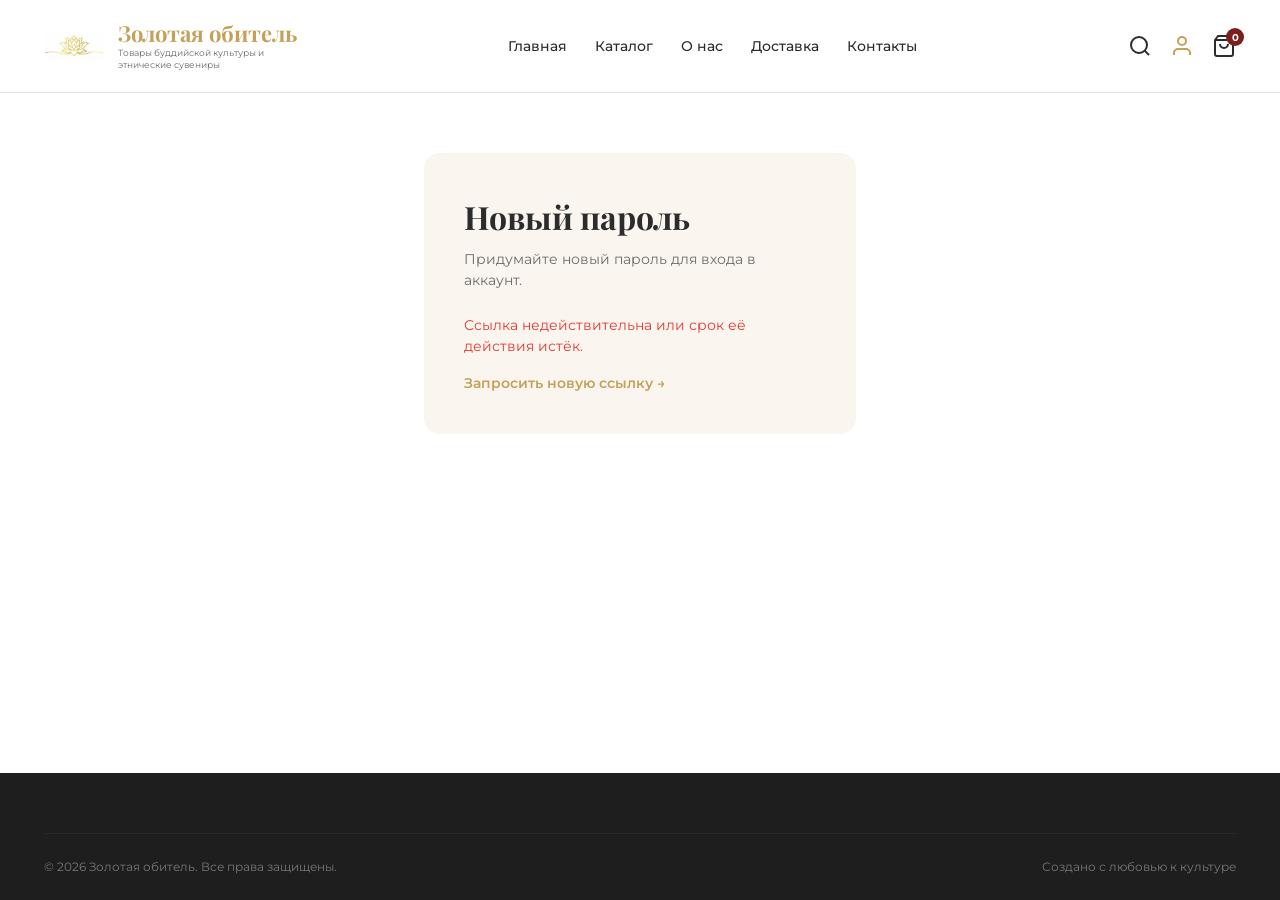
<file: reset-password.html>
<!DOCTYPE html>
<html lang="ru">
<head>
    <meta charset="UTF-8">
    <meta name="viewport" content="width=device-width, initial-scale=1.0">
    <title>Новый пароль — Золотая обитель</title>
    <link href="https://fonts.googleapis.com/css2?family=Montserrat:wght@300;400;500;600;700&family=Playfair+Display:ital,wght@0,400;0,600;0,700&display=swap" rel="stylesheet">
    <link rel="stylesheet" href="css/style.css">
    <link rel="stylesheet" href="css/responsive.css">
</head>
<body>

<header class="header">
    <div class="container header__container">
        <a href="index.html" class="logo">
            <img src="img/logo.png" alt="Золотая обитель" class="logo__img">
            <div>
                <span class="logo__title">Золотая обитель</span>
                <span class="logo__subtitle">Товары буддийской культуры и этнические сувениры</span>
            </div>
        </a>
        <nav class="nav">
            <ul class="nav__list">
                <li><a href="index.html" class="nav__link">Главная</a></li>
                <li><a href="catalog.html" class="nav__link">Каталог</a></li>
                <li><a href="about.html" class="nav__link">О нас</a></li>
                <li><a href="delivery.html" class="nav__link">Доставка</a></li>
                <li><a href="contacts.html" class="nav__link">Контакты</a></li>
            </ul>
        </nav>
        <div class="header__actions">
            <button class="action-btn" aria-label="Поиск" data-search-open>
                <svg viewBox="0 0 24 24" fill="none" stroke="currentColor" stroke-width="2">
                    <circle cx="11" cy="11" r="8"/>
                    <path d="m21 21-4.35-4.35"/>
                </svg>
            </button>
            <a href="profile.html" class="action-btn active" aria-label="Профиль" id="profileBtn">
                <svg viewBox="0 0 24 24" fill="none" stroke="currentColor" stroke-width="2">
                    <path d="M20 21v-2a4 4 0 0 0-4-4H8a4 4 0 0 0-4 4v2"/>
                    <circle cx="12" cy="7" r="4"/>
                </svg>
            </a>
            <a href="cart.html" class="action-btn" aria-label="Корзина">
                <svg viewBox="0 0 24 24" fill="none" stroke="currentColor" stroke-width="2">
                    <path d="M6 2 3 6v14a2 2 0 0 0 2 2h14a2 2 0 0 0 2-2V6l-3-4Z"/>
                    <path d="M3 6h18"/>
                    <path d="M16 10a4 4 0 0 1-8 0"/>
                </svg>
                <span class="cart-badge">0</span>
            </a>
            <button class="burger" aria-label="Меню"><span></span><span></span><span></span></button>
        </div>
    </div>
</header>

<main>
<section class="section" style="padding: 60px 0;">
    <div class="container" style="max-width: 480px;">
        <div style="background: var(--beige); padding: 40px; border-radius: 16px;">
            <h1 style="font-family: var(--font-accent); font-size: 32px; margin-bottom: 8px;">Новый пароль</h1>
            <p style="color: var(--text-light); margin-bottom: 24px;">Придумайте новый пароль для входа в аккаунт.</p>
            <form id="resetForm">
                <div class="form-group">
                    <label>Новый пароль * (мин. 6 символов)</label>
                    <input type="password" name="password" class="form-control" minlength="6" autocomplete="new-password" required>
                </div>
                <div class="form-group">
                    <label>Повторите пароль *</label>
                    <input type="password" name="repeat" class="form-control" minlength="6" autocomplete="new-password" required>
                </div>
                <div id="resetError" style="color:#E53935;font-size:13px;margin-bottom:12px;min-height:18px;"></div>
                <button type="submit" style="width:100%;padding:14px;background:var(--gold);color:white;border-radius:30px;font-weight:600;font-size:14px;border:none;cursor:pointer;">Сохранить пароль →</button>
            </form>
            <div id="resetInvalid" style="display:none;">
                <p style="color:#E53935;margin-bottom:16px;">Ссылка недействительна или срок её действия истёк.</p>
                <a href="forgot-password.html" style="color:var(--gold);font-weight:600;">Запросить новую ссылку →</a>
            </div>
            <div id="resetDone" style="display:none;">
                <p style="margin-bottom:16px;">Пароль изменён. Теперь можно войти с новым паролем.</p>
                <a href="login.html" style="color:var(--gold);font-weight:600;">Перейти ко входу →</a>
            </div>
        </div>
    </div>
</section>
</main>

<footer class="footer">
    <div class="container">
        <div class="footer__bottom">
            <p>© 2026 Золотая обитель. Все права защищены.</p>
            <p>Создано с любовью к культуре</p>
        </div>
    </div>
</footer>

<script src="js/database.js"></script>
<script src="js/mailer.js"></script>
<script src="js/auth.js"></script>
<script src="js/recovery.js"></script>
<script src="js/ui.js"></script>
<script src="js/menu.js"></script>
<script src="js/search.js"></script>
</body>
</html>
</file>
<file: css/style.css>
/* =========================================================
   ЗОЛОТАЯ ОБИТЕЛЬ — ОСНОВНЫЕ СТИЛИ
   ========================================================= */

:root {
    --gold: #C5A059;
    --gold-dark: #A88546;
    --gold-light: #E5D3B3;
    --burgundy: #7A1E1E;
    --beige: #FAF6EF;
    --text: #2C2C2C;
    --text-light: #6B6B6B;
    --border: #E5E0D8;
    --white: #FFFFFF;
    --font-main: 'Montserrat', -apple-system, sans-serif;
    --font-accent: 'Playfair Display', Georgia, serif;
    --radius: 8px;
    --radius-lg: 16px;
    --shadow: 0 4px 20px rgba(0, 0, 0, 0.06);
    --shadow-hover: 0 10px 30px rgba(0, 0, 0, 0.1);
    --transition: 0.3s ease;
}

*, *::before, *::after { margin: 0; padding: 0; box-sizing: border-box; }
html { scroll-behavior: smooth; }
body {
    font-family: var(--font-main);
    color: var(--text);
    background: var(--white);
    line-height: 1.5;
    font-size: 14px;
    display: flex;
    flex-direction: column;
    min-height: 100vh;
    -webkit-font-smoothing: antialiased;
}
main { flex: 1; }
a { text-decoration: none; color: inherit; transition: var(--transition); }
ul, ol { list-style: none; }
img { max-width: 100%; display: block; }
button { font-family: inherit; cursor: pointer; border: none; background: none; }
input, textarea, select { font-family: inherit; font-size: inherit; }
.container { max-width: 1240px; margin: 0 auto; padding: 0 24px; }

/* ================= ШАПКА ================= */
.header {
    background: var(--white);
    padding: 16px 0;
    border-bottom: 1px solid var(--border);
    position: sticky;
    top: 0;
    z-index: 1000;
}
.header__container {
    display: flex;
    align-items: center;
    justify-content: space-between;
    gap: 24px;
}
.logo { display: flex; align-items: center; gap: 14px; flex-shrink: 0; }
.logo__img { width: 60px; height: 60px; object-fit: contain; flex-shrink: 0; }
.logo__title {
    font-family: var(--font-accent);
    font-size: 22px;
    font-weight: 700;
    color: var(--gold);
    display: block;
    line-height: 1.1;
    margin-bottom: 2px;
}
.logo__subtitle {
    font-size: 9px;
    color: var(--text-light);
    line-height: 1.3;
    max-width: 160px;
    display: block;
}
.nav__list { display: flex; gap: 28px; }
.nav__link {
    font-size: 14px;
    font-weight: 500;
    color: var(--text);
    position: relative;
    padding-bottom: 4px;
    white-space: nowrap;
}
.nav__link::after {
    content: '';
    position: absolute;
    left: 0; bottom: 0;
    width: 0; height: 2px;
    background: var(--gold);
    transition: width var(--transition);
}
.nav__link:hover, .nav__link.active { color: var(--gold); }
.nav__link:hover::after, .nav__link.active::after { width: 100%; }
.header__actions { display: flex; align-items: center; gap: 18px; flex-shrink: 0; }
.action-btn {
    width: 24px;
    height: 24px;
    color: var(--text);
    position: relative;
    display: flex;
    align-items: center;
    justify-content: center;
    transition: color var(--transition);
    cursor: pointer;
    z-index: 10;
}
.action-btn:hover, .action-btn.active { color: var(--gold); }
.action-btn svg { width: 100%; height: 100%; pointer-events: none; }
.cart-badge {
    position: absolute;
    top: -6px; right: -8px;
    background: var(--burgundy);
    color: var(--white);
    font-size: 10px;
    font-weight: 700;
    width: 18px; height: 18px;
    border-radius: 50%;
    display: flex;
    align-items: center;
    justify-content: center;
    pointer-events: none;
}
.burger { display: none; flex-direction: column; gap: 5px; width: 26px; cursor: pointer; }
.burger span { display: block; height: 2px; background: var(--text); transition: var(--transition); }
.burger.active span:nth-child(1) { transform: rotate(45deg) translate(5px, 5px); }
.burger.active span:nth-child(2) { opacity: 0; }
.burger.active span:nth-child(3) { transform: rotate(-45deg) translate(5px, -5px); }

/* ================= HERO ================= */
.hero {
    position: relative;
    min-height: 620px;
    background: linear-gradient(135deg, #2C1810 0%, #7A1E1E 100%);
    display: flex;
    align-items: center;
    overflow: hidden;
}
.hero::before {
    content: '';
    position: absolute;
    inset: 0;
    background: linear-gradient(90deg, rgba(0,0,0,0.75) 0%, rgba(0,0,0,0.3) 50%, rgba(0,0,0,0.1) 100%);
    z-index: 1;
}
.hero__bg-img {
    position: absolute;
    right: 0; top: 0;
    width: 60%; height: 100%;
    z-index: 0;
}
.hero__bg-img img { width: 100%; height: 100%; object-fit: cover; }
.hero__content {
    position: relative;
    z-index: 2;
    color: var(--white);
    max-width: 620px;
    padding: 80px 0;
}
.hero__subtitle {
    color: var(--gold);
    font-size: 14px;
    font-weight: 500;
    text-transform: uppercase;
    letter-spacing: 3px;
    margin-bottom: 16px;
    display: block;
}
.hero__title {
    font-family: var(--font-accent);
    font-size: 52px;
    line-height: 1.15;
    margin-bottom: 24px;
    font-weight: 700;
}
.hero__text {
    font-size: 15px;
    line-height: 1.6;
    margin-bottom: 36px;
    opacity: 0.9;
    max-width: 520px;
}
.hero__cta {
    display: inline-flex;
    align-items: center;
    gap: 8px;
    padding: 14px 32px;
    background: var(--gold);
    color: var(--white);
    border-radius: 30px;
    font-weight: 600;
    font-size: 14px;
    transition: var(--transition);
}
.hero__cta:hover {
    background: var(--gold-dark);
    transform: translateY(-2px);
    box-shadow: 0 10px 25px rgba(197, 160, 89, 0.4);
}
.hero__dots {
    position: absolute;
    bottom: 30px;
    left: 50%;
    transform: translateX(-50%);
    display: flex;
    gap: 10px;
    z-index: 3;
}
.hero__dot {
    width: 40px; height: 3px;
    background: rgba(255,255,255,0.4);
    border-radius: 2px;
    cursor: pointer;
    transition: var(--transition);
}
.hero__dot.active { background: var(--gold); width: 60px; }

/* ================= СЕКЦИИ ================= */
.section { padding: 80px 0; }
.section--beige { background: var(--beige); }
.section__header {
    display: flex;
    justify-content: space-between;
    align-items: flex-end;
    margin-bottom: 40px;
    gap: 20px;
    flex-wrap: wrap;
}
.section__label {
    display: block;
    font-size: 12px;
    font-weight: 600;
    color: var(--gold);
    text-transform: uppercase;
    letter-spacing: 2px;
    margin-bottom: 8px;
}
.section__title {
    font-family: var(--font-accent);
    font-size: 34px;
    font-weight: 700;
    color: var(--text);
    line-height: 1.2;
}
.section__link {
    font-size: 13px;
    color: var(--gold);
    font-weight: 600;
    display: inline-flex;
    align-items: center;
    gap: 6px;
    white-space: nowrap;
}
.section__link:hover { color: var(--gold-dark); }

/* ================= КАТЕГОРИИ ================= */
.categories { display: grid; grid-template-columns: repeat(6, 1fr); gap: 24px; }
.category { text-align: center; cursor: pointer; transition: var(--transition); }
.category:hover { transform: translateY(-4px); }
.category__img {
    width: 100%;
    aspect-ratio: 1 / 1;
    border-radius: 50%;
    overflow: hidden;
    margin-bottom: 16px;
    transition: var(--transition);
    border: 2px solid transparent;
    background: var(--beige);
}
.category__img img { width: 100%; height: 100%; object-fit: cover; }
.category:hover .category__img {
    border-color: var(--gold-light);
    box-shadow: 0 10px 25px rgba(197, 160, 89, 0.2);
}
.category__title { font-size: 13px; font-weight: 500; line-height: 1.35; color: var(--text); }

/* ================= ТОВАРЫ ================= */
.products { display: grid; grid-template-columns: repeat(4, 1fr); gap: 24px; }
.product {
    background: var(--white);
    border-radius: var(--radius);
    padding: 16px;
    display: flex;
    flex-direction: column;
    position: relative;
    transition: var(--transition);
    border: 1px solid transparent;
}
.product:hover {
    box-shadow: var(--shadow-hover);
    border-color: var(--border);
    transform: translateY(-3px);
}
.product__badges { position: absolute; top: 12px; left: 12px; display: flex; gap: 6px; z-index: 2; }
.product__badge {
    font-size: 10px;
    font-weight: 600;
    padding: 3px 10px;
    border-radius: 12px;
    color: var(--white);
    text-transform: uppercase;
    letter-spacing: 0.3px;
}
.product__badge--hit { background: var(--gold); }
.product__badge--new { background: #4CAF50; }
.product__img {
    width: 100%;
    aspect-ratio: 1 / 1;
    margin-bottom: 14px;
    border-radius: var(--radius);
    overflow: hidden;
    background: var(--beige);
    display: flex;
    align-items: center;
    justify-content: center;
}
.product__img img { width: 100%; height: 100%; object-fit: contain; transition: var(--transition); }
.product:hover .product__img img { transform: scale(1.05); }
.product__title {
    font-size: 13px;
    font-weight: 500;
    line-height: 1.4;
    color: var(--text);
    margin-bottom: 10px;
    flex: 1;
    display: -webkit-box;
    -webkit-line-clamp: 2;
    -webkit-box-orient: vertical;
    overflow: hidden;
}
.product__price { font-size: 16px; font-weight: 700; color: var(--text); }
.product__cart {
    position: absolute;
    bottom: 16px; right: 16px;
    width: 36px; height: 36px;
    background: var(--beige);
    border-radius: 6px;
    display: flex;
    align-items: center;
    justify-content: center;
    color: var(--gold);
    transition: var(--transition);
    cursor: pointer;
}
.product__cart:hover { background: var(--gold); color: var(--white); transform: scale(1.1); }
.product__cart svg { width: 18px; height: 18px; pointer-events: none; }
.product__cart.added { background: #4CAF50; color: var(--white); }

.slider-wrap { position: relative; }
.slider-arrow {
    position: absolute;
    top: 50%;
    transform: translateY(-50%);
    width: 44px; height: 44px;
    background: var(--white);
    border-radius: 50%;
    display: flex;
    align-items: center;
    justify-content: center;
    box-shadow: var(--shadow);
    color: var(--text);
    z-index: 10;
    transition: var(--transition);
    cursor: pointer;
}
.slider-arrow:hover { background: var(--gold); color: var(--white); }
.slider-arrow--prev { left: -22px; }
.slider-arrow--next { right: -22px; }
.slider-arrow svg { width: 20px; height: 20px; pointer-events: none; }

/* ================= О НАС ================= */
.about-block { display: grid; grid-template-columns: 1fr 1fr; gap: 60px; align-items: center; }
.about-block__img {
    aspect-ratio: 4 / 3;
    max-height: 450px;
    border-radius: var(--radius-lg);
    overflow: hidden;
    background: var(--beige);
}
.about-block__img img { width: 100%; height: 100%; object-fit: cover; display: block; }
.about-block__content { padding: 20px 0; }
.about-block__title {
    font-family: var(--font-accent);
    font-size: 36px;
    line-height: 1.2;
    margin-bottom: 24px;
}
.about-block__title em { color: var(--gold); font-style: italic; }
.about-block__text {
    font-size: 14px;
    line-height: 1.7;
    color: var(--text-light);
    margin-bottom: 32px;
}
.about-features { display: grid; grid-template-columns: repeat(2, 1fr); gap: 20px; margin-bottom: 32px; }
.about-feature { display: flex; align-items: flex-start; gap: 12px; }

/* ИКОНКИ В БЛОКЕ "О НАС" */
.about-feature__icon {
    width: 40px;
    height: 40px;
    border-radius: 50%;
    background: var(--beige);
    display: flex;
    align-items: center;
    justify-content: center;
    color: var(--gold);
    flex-shrink: 0;
    overflow: hidden;
    font-size: 18px;
}
.about-feature__icon img {
    width: 100%;
    height: 100%;
    object-fit: contain;
    display: block;
}
.about-feature__text {
    font-size: 13px;
    line-height: 1.4;
    color: var(--text);
    font-weight: 500;
    padding-top: 10px;
}

.quote {
    display: flex;
    align-items: center;
    gap: 30px;
    padding: 30px;
    border-left: 3px solid var(--gold);
    background: var(--beige);
    border-radius: var(--radius);
}
.quote__text {
    font-family: var(--font-accent);
    font-style: italic;
    font-size: 16px;
    line-height: 1.6;
    color: var(--text);
}
.quote__icon { color: var(--gold); font-size: 40px; flex-shrink: 0; }

/* ================= CTA БАННЕР ================= */
.cta {
    background: var(--burgundy);
    color: var(--white);
    padding: 80px 0;
    position: relative;
    overflow: hidden;
}
.cta::before {
    content: '';
    position: absolute;
    inset: 0;
    background: radial-gradient(circle at 20% 50%, rgba(197, 160, 89, 0.15), transparent 50%),
                radial-gradient(circle at 80% 50%, rgba(197, 160, 89, 0.1), transparent 50%);
    pointer-events: none;
}
.cta__container {
    display: flex;
    align-items: center;
    justify-content: space-between;
    gap: 40px;
    position: relative;
    z-index: 2;
    flex-wrap: wrap;
}
.cta__title {
    font-family: var(--font-accent);
    font-size: 32px;
    line-height: 1.25;
    max-width: 620px;
}
.cta__btn {
    display: inline-flex;
    align-items: center;
    gap: 8px;
    padding: 14px 32px;
    border: 1px solid rgba(255,255,255,0.5);
    border-radius: 30px;
    color: var(--white);
    font-weight: 600;
    font-size: 14px;
    white-space: nowrap;
    transition: var(--transition);
}
.cta__btn:hover {
    background: var(--white);
    color: var(--burgundy);
    border-color: var(--white);
}

/* НАРИСОВАННЫЙ SVG-ЛОТОС */
.cta__lotus {
    position: absolute;
    left: 40px;
    top: 50%;
    transform: translateY(-50%);
    width: 140px;
    height: 140px;
    color: rgba(255, 255, 255, 0.18);
    pointer-events: none;
    z-index: 2;
}

/* ================= ФУТЕР ================= */
.footer {
    background: #1E1E1E;
    color: #B0B0B0;
    padding: 60px 0 24px;
    font-size: 13px;
    margin-top: auto;
}
.footer__grid {
    display: grid;
    grid-template-columns: 1.4fr 0.9fr 1fr 1.2fr 1.4fr;
    gap: 40px;
    margin-bottom: 40px;
}
.footer__title { color: var(--white); font-size: 15px; font-weight: 600; margin-bottom: 20px; }
.footer__brand .logo__title { font-size: 20px; margin-bottom: 8px; }
.footer__brand .logo__subtitle { color: #888; margin-bottom: 20px; font-size: 11px; }
.footer__logo { width: 60px; height: 60px; object-fit: contain; margin-top: 12px; }
.footer__list li { margin-bottom: 10px; }
.footer__list a { color: #B0B0B0; }
.footer__list a:hover { color: var(--gold); }
.footer__contacts p { margin-bottom: 12px; line-height: 1.5; }
.footer__contacts a { color: #B0B0B0; }
.footer__contacts a:hover { color: var(--gold); }
.socials { display: flex; gap: 12px; margin-top: 12px; }
.social {
    width: 34px; height: 34px;
    border-radius: 50%;
    background: #2A2A2A;
    display: flex;
    align-items: center;
    justify-content: center;
    color: #B0B0B0;
    transition: var(--transition);
}
.social:hover { background: var(--gold); color: var(--white); }
.social svg { width: 16px; height: 16px; }
.subscribe {
    display: flex;
    background: #2A2A2A;
    border-radius: 6px;
    overflow: hidden;
    margin-top: 12px;
}
.subscribe input {
    flex: 1;
    background: transparent;
    border: none;
    padding: 12px 16px;
    color: var(--white);
    outline: none;
    font-size: 13px;
}
.subscribe input::placeholder { color: #666; }
.subscribe button {
    background: var(--white);
    color: var(--text);
    padding: 0 18px;
    font-weight: 700;
    transition: var(--transition);
}
.subscribe button:hover { background: var(--gold); color: var(--white); }
.footer__bottom {
    border-top: 1px solid #2A2A2A;
    padding-top: 24px;
    display: flex;
    justify-content: space-between;
    font-size: 12px;
    color: #777;
    flex-wrap: wrap;
    gap: 12px;
}

/* ================= ТОСТ ================= */
.toast {
    position: fixed;
    bottom: 30px;
    right: 30px;
    background: var(--text);
    color: var(--white);
    padding: 14px 24px;
    border-radius: var(--radius);
    font-size: 14px;
    box-shadow: var(--shadow-hover);
    transform: translateX(400px);
    transition: transform 0.4s ease;
    z-index: 9999;
    display: flex;
    align-items: center;
    gap: 10px;
}
.toast.show { transform: translateX(0); }
.toast__icon { color: #4CAF50; font-size: 18px; }

/* ================= ФОРМЫ ================= */
.form-group { margin-bottom: 15px; }
.form-group label { display: block; margin-bottom: 5px; font-size: 13px; font-weight: 500; }
.form-control {
    width: 100%;
    padding: 12px;
    border: 1px solid var(--border);
    border-radius: 6px;
    outline: none;
    font-size: 14px;
    transition: var(--transition);
    background: var(--white);
}
.form-control:focus { border-color: var(--gold); }
textarea.form-control { resize: vertical; min-height: 120px; }
.form-error { color: #E53935; font-size: 12px; margin-top: 4px; display: block; }
.form-control.error { border-color: #E53935; }

/* ================= ФИЛЬТРЫ КАТАЛОГА ================= */
.filter-title {
    font-family: var(--font-accent);
    font-size: 20px;
    margin-bottom: 15px;
    padding-bottom: 10px;
    border-bottom: 1px solid var(--border);
    display: flex;
    justify-content: space-between;
    align-items: center;
    cursor: pointer;
    user-select: none;
    transition: color var(--transition);
}
.filter-title:hover { color: var(--gold); }
.filter-arrow {
    color: var(--gold);
    font-size: 14px;
    transition: transform 0.3s ease;
    display: inline-block;
}
.filter-content { transition: all 0.3s ease; overflow: hidden; }
.filter-item {
    display: flex;
    align-items: center;
    gap: 10px;
    margin-bottom: 10px;
    font-size: 14px;
    cursor: pointer;
    transition: color var(--transition);
}
.filter-item:hover { color: var(--gold); }
.filter-item input { accent-color: var(--gold); width: 16px; height: 16px; cursor: pointer; }
.catalog-search { flex: 1; border: none; outline: none; font-size: 14px; padding: 10px 0; background: transparent; }

/* ================= ТЕГИ КАТЕГОРИЙ В КАТАЛОГЕ ================= */
.category-tags {
    display: flex;
    gap: 10px;
    flex-wrap: wrap;
    margin-bottom: 40px;
}
.category-tag {
    padding: 8px 20px;
    border: 1px solid var(--border);
    border-radius: 30px;
    font-size: 13px;
    font-weight: 500;
    background: var(--white);
    color: var(--text);
    cursor: pointer;
    transition: all 0.25s ease;
    font-family: inherit;
    white-space: nowrap;
}
.category-tag:hover {
    border-color: var(--gold);
    color: var(--gold);
}
.category-tag.active {
    background: var(--gold);
    color: var(--white);
    border-color: var(--gold);
}

/* ================= МОДАЛЬНОЕ ОКНО ПОИСКА ================= */
.search-modal {
    position: fixed;
    inset: 0;
    z-index: 9999;
    display: none;
}
.search-modal.open { display: block; }
.search-modal__overlay {
    position: absolute;
    inset: 0;
    background: rgba(0, 0, 0, 0.6);
    backdrop-filter: blur(4px);
}
.search-modal__box {
    position: absolute;
    top: 80px;
    left: 50%;
    transform: translateX(-50%);
    width: 90%;
    max-width: 640px;
    background: var(--white);
    border-radius: 16px;
    padding: 32px;
    box-shadow: 0 20px 60px rgba(0, 0, 0, 0.3);
    animation: searchSlide 0.3s ease;
}
@keyframes searchSlide {
    from { opacity: 0; transform: translate(-50%, -20px); }
    to { opacity: 1; transform: translate(-50%, 0); }
}
.search-modal__close {
    position: absolute;
    top: 16px;
    right: 16px;
    width: 32px;
    height: 32px;
    border-radius: 50%;
    background: var(--beige);
    color: var(--text);
    font-size: 16px;
    display: flex;
    align-items: center;
    justify-content: center;
    cursor: pointer;
    transition: var(--transition);
    border: none;
}
.search-modal__close:hover { background: var(--gold); color: var(--white); }
.search-modal__title {
    font-family: var(--font-accent);
    font-size: 24px;
    margin-bottom: 20px;
    color: var(--text);
}
.search-modal__input-wrap { position: relative; margin-bottom: 20px; }
.search-modal__input {
    width: 100%;
    padding: 14px 48px 14px 20px;
    border: 2px solid var(--border);
    border-radius: 30px;
    font-size: 15px;
    outline: none;
    transition: var(--transition);
    background: var(--beige);
}
.search-modal__input:focus { border-color: var(--gold); background: var(--white); }
.search-modal__icon {
    position: absolute;
    right: 18px;
    top: 50%;
    transform: translateY(-50%);
    width: 20px;
    height: 20px;
    color: var(--gold);
    pointer-events: none;
}
.search-modal__results { max-height: 400px; overflow-y: auto; }
.search-modal__hint { color: var(--text-light); font-size: 14px; text-align: center; padding: 20px; }
.search-result {
    display: flex;
    gap: 14px;
    padding: 12px;
    border-radius: 10px;
    align-items: center;
    transition: var(--transition);
    margin-bottom: 6px;
}
.search-result:hover { background: var(--beige); }
.search-result__img {
    width: 56px;
    height: 56px;
    border-radius: 8px;
    background: var(--beige);
    overflow: hidden;
    flex-shrink: 0;
}
.search-result__img img { width: 100%; height: 100%; object-fit: cover; }
.search-result__title { font-size: 14px; font-weight: 500; color: var(--text); margin-bottom: 4px; }
.search-result__price { font-size: 14px; font-weight: 700; color: var(--gold); }
/* ================= МОДАЛЬНОЕ ОКНО "УСЛОВИЯ ВОЗВРАТА" ================= */
.return-modal {
    position: fixed;
    inset: 0;
    z-index: 9999;
    display: none;
}
.return-modal.open { display: block; }

.return-modal__overlay {
    position: absolute;
    inset: 0;
    background: rgba(0, 0, 0, 0.6);
    backdrop-filter: blur(4px);
}

.return-modal__box {
    position: absolute;
    top: 50%;
    left: 50%;
    transform: translate(-50%, -50%);
    width: 90%;
    max-width: 700px;
    max-height: 85vh;
    background: var(--white);
    border-radius: 16px;
    padding: 40px;
    box-shadow: 0 20px 60px rgba(0, 0, 0, 0.3);
    overflow-y: auto;
    animation: returnSlide 0.3s ease;
}
@keyframes returnSlide {
    from { opacity: 0; transform: translate(-50%, -55%); }
    to { opacity: 1; transform: translate(-50%, -50%); }
}

.return-modal__close {
    position: absolute;
    top: 16px;
    right: 16px;
    width: 36px;
    height: 36px;
    border-radius: 50%;
    background: var(--beige);
    color: var(--text);
    font-size: 16px;
    display: flex;
    align-items: center;
    justify-content: center;
    cursor: pointer;
    transition: var(--transition);
    border: none;
}
.return-modal__close:hover {
    background: var(--burgundy);
    color: var(--white);
    transform: rotate(90deg);
}

.return-modal__title {
    font-family: var(--font-accent);
    font-size: 28px;
    margin-bottom: 24px;
    color: var(--text);
    padding-right: 40px;
}

.return-modal__content {
    font-size: 14px;
    line-height: 1.7;
    color: var(--text);
}
.return-modal__content p {
    margin-bottom: 14px;
}
.return-modal__content strong {
    color: var(--gold);
    font-weight: 600;
}
.return-modal__content ul {
    list-style: disc;
    margin-left: 24px;
    margin-bottom: 14px;
}
.return-modal__content ul li {
    margin-bottom: 6px;
    color: var(--text-light);
}

/* Кнопка "Условия возврата" */
.return-btn {
    color: var(--gold);
    font-size: 13px;
    font-weight: 600;
    background: none;
    border: none;
    cursor: pointer;
    padding: 0;
    transition: var(--transition);
    font-family: inherit;
}
.return-btn:hover {
    color: var(--gold-dark);
    text-decoration: underline;
}

/* Мобильная версия */
@media (max-width: 768px) {
    .return-modal__box {
        padding: 28px 20px;
        max-height: 90vh;
    }
    .return-modal__title {
        font-size: 22px;
    }
    .return-modal__content {
        font-size: 13px;
    }
}
/* ================= МОДАЛЬНОЕ ОКНО "УСЛОВИЯ ВОЗВРАТА" ================= */
.return-modal {
    position: fixed;
    inset: 0;
    z-index: 9999;
    display: none;
}
.return-modal.open { display: block; }

.return-modal__overlay {
    position: absolute;
    inset: 0;
    background: rgba(0, 0, 0, 0.6);
    backdrop-filter: blur(4px);
}

.return-modal__box {
    position: absolute;
    top: 50%;
    left: 50%;
    transform: translate(-50%, -50%);
    width: 90%;
    max-width: 700px;
    max-height: 85vh;
    background: var(--white);
    border-radius: 16px;
    padding: 40px;
    box-shadow: 0 20px 60px rgba(0, 0, 0, 0.3);
    overflow-y: auto;
    animation: returnSlide 0.3s ease;
}
@keyframes returnSlide {
    from { opacity: 0; transform: translate(-50%, -55%); }
    to { opacity: 1; transform: translate(-50%, -50%); }
}

.return-modal__close {
    position: absolute;
    top: 16px;
    right: 16px;
    width: 36px;
    height: 36px;
    border-radius: 50%;
    background: var(--beige);
    color: var(--text);
    font-size: 16px;
    display: flex;
    align-items: center;
    justify-content: center;
    cursor: pointer;
    transition: var(--transition);
    border: none;
}
.return-modal__close:hover {
    background: var(--burgundy);
    color: var(--white);
    transform: rotate(90deg);
}

.return-modal__title {
    font-family: var(--font-accent);
    font-size: 28px;
    margin-bottom: 24px;
    color: var(--text);
    padding-right: 40px;
}

.return-modal__content {
    font-size: 14px;
    line-height: 1.7;
    color: var(--text);
}
.return-modal__content p {
    margin-bottom: 14px;
}
.return-modal__content strong {
    color: var(--gold);
    font-weight: 600;
}
.return-modal__content ul {
    list-style: disc;
    margin-left: 24px;
    margin-bottom: 14px;
}
.return-modal__content ul li {
    margin-bottom: 6px;
    color: var(--text-light);
}

/* Кнопка "Условия возврата" */
.return-btn {
    color: var(--gold);
    font-size: 13px;
    font-weight: 600;
    background: none;
    border: none;
    cursor: pointer;
    padding: 0;
    transition: var(--transition);
    font-family: inherit;
}
.return-btn:hover {
    color: var(--gold-dark);
    text-decoration: underline;
}

/* Мобильная версия */
@media (max-width: 768px) {
    .return-modal__box {
        padding: 28px 20px;
        max-height: 90vh;
    }
    .return-modal__title {
        font-size: 22px;
    }
    .return-modal__content {
        font-size: 13px;
    }
}
/* ================= СТРАНИЦА ТОВАРА ================= */
.breadcrumbs {
    display: flex;
    gap: 8px;
    font-size: 13px;
    color: var(--text-light);
    margin-bottom: 30px;
    flex-wrap: wrap;
}
.breadcrumbs a {
    color: var(--gold);
}
.breadcrumbs a:hover {
    text-decoration: underline;
}

.product-detail {
    display: grid;
    grid-template-columns: 1fr 1fr;
    gap: 60px;
    align-items: start;
}

.product-detail__img-wrap {
    background: var(--beige);
    border-radius: var(--radius-lg);
    overflow: hidden;
    aspect-ratio: 1 / 1;
    display: flex;
    align-items: center;
    justify-content: center;
}
.product-detail__img {
    width: 100%;
    height: 100%;
    object-fit: contain;
}

.product-detail__info {
    padding: 20px 0;
}
.product-detail__title {
    font-family: var(--font-accent);
    font-size: 32px;
    line-height: 1.2;
    margin-bottom: 16px;
    color: var(--text);
}
.product-detail__price {
    font-family: var(--font-accent);
    font-size: 36px;
    font-weight: 700;
    color: var(--gold);
    margin-bottom: 24px;
}
.product-detail__desc {
    font-size: 15px;
    line-height: 1.7;
    color: var(--text-light);
    margin-bottom: 30px;
    padding-bottom: 30px;
    border-bottom: 1px solid var(--border);
}

.product-detail__actions {
    display: flex;
    gap: 16px;
    flex-wrap: wrap;
    margin-bottom: 30px;
}

/* Селектор количества */
.qty-selector {
    display: flex;
    align-items: center;
    border: 1px solid var(--border);
    border-radius: 30px;
    overflow: hidden;
    background: var(--white);
    height: 52px;
}
.qty-btn {
    width: 48px;
    height: 100%;
    font-size: 20px;
    font-weight: 600;
    color: var(--text);
    background: transparent;
    transition: var(--transition);
    cursor: pointer;
    border: none;
}
.qty-btn:hover {
    background: var(--beige);
    color: var(--gold);
}
.qty-input {
    width: 60px;
    text-align: center;
    font-size: 16px;
    font-weight: 600;
    border: none;
    outline: none;
    background: transparent;
    color: var(--text);
}

/* Кнопка "Добавить в корзину" */
.btn-add-to-cart {
    display: inline-flex;
    align-items: center;
    gap: 10px;
    padding: 0 32px;
    height: 52px;
    background: var(--gold);
    color: var(--white);
    border-radius: 30px;
    font-weight: 600;
    font-size: 14px;
    transition: var(--transition);
    cursor: pointer;
    border: none;
    font-family: inherit;
}
.btn-add-to-cart:hover {
    background: var(--gold-dark);
    transform: translateY(-2px);
    box-shadow: 0 10px 25px rgba(197, 160, 89, 0.3);
}
.btn-add-to-cart svg {
    width: 18px;
    height: 18px;
}

/* Преимущества под кнопкой */
.product-detail__features {
    display: flex;
    flex-direction: column;
    gap: 12px;
    padding-top: 24px;
    border-top: 1px solid var(--border);
}
.product-detail__feature {
    display: flex;
    align-items: center;
    gap: 10px;
    font-size: 14px;
    color: var(--text-light);
}
.product-detail__feature span:first-child {
    color: var(--gold);
    font-weight: 700;
    font-size: 16px;
    width: 20px;
    text-align: center;
}

/* Мобильная версия */
@media (max-width: 768px) {
    .product-detail {
        grid-template-columns: 1fr;
        gap: 30px;
    }
    .product-detail__title { font-size: 24px; }
    .product-detail__price { font-size: 28px; }
    .product-detail__actions { flex-direction: column; }
    .qty-selector { justify-content: center; width: 100%; }
    .btn-add-to-cart { width: 100%; justify-content: center; }
}
/* Каталог: макет «сайдбар + товары» и сообщение о пустой выдаче */
.catalog-layout { display: grid; grid-template-columns: 240px 1fr; gap: 40px; }
.catalog-empty { padding: 40px 0; text-align: center; color: var(--text-light); font-size: 16px; }

/* Поле пароля с кнопкой «Показать» */
.pw-wrap { position: relative; }
.pw-wrap .form-control { padding-right: 96px; }
.pw-toggle { position: absolute; right: 14px; top: 50%; transform: translateY(-50%); background: none; border: none; color: var(--gold); font-weight: 600; font-size: 13px; cursor: pointer; }

/* Количество товара в корзине */
.cart-qty { display: inline-flex; align-items: center; gap: 10px; margin-top: 10px; border: 1px solid var(--border); border-radius: 20px; padding: 2px 6px; }
.qty-btn { width: 28px; height: 28px; border-radius: 50%; border: none; background: var(--beige); color: var(--text); font-size: 18px; line-height: 1; cursor: pointer; }
.qty-btn:hover { background: var(--gold); color: #fff; }
.qty-value { min-width: 22px; text-align: center; font-weight: 600; }

/* Подсказка демонстрационного режима восстановления пароля */
.recovery-demo { margin-top: 14px; padding: 12px 14px; border: 1px dashed var(--gold); border-radius: 12px; background: #fff; font-size: 13px; line-height: 1.5; }
.recovery-demo a { color: var(--gold); font-weight: 600; word-break: break-all; }
</file>
<file: css/responsive.css>
/* ================= ПЛАНШЕТЫ ================= */
@media (max-width: 1024px) {
    .container { padding: 0 20px; }
    .hero__title { font-size: 42px; }
    .hero { min-height: 520px; }
    .section { padding: 60px 0; }
    .section__title { font-size: 28px; }
    .categories { grid-template-columns: repeat(3, 1fr); }
    .products { grid-template-columns: repeat(3, 1fr); }
    .footer__grid { grid-template-columns: 1fr 1fr 1fr; gap: 30px; }
    .about-block { grid-template-columns: 1fr; gap: 40px; }
    .cta__title { font-size: 26px; }
}

/* ================= МОБИЛЬНЫЕ ================= */
@media (max-width: 768px) {
    body { font-size: 13px; }
    .container { padding: 0 16px; }
    .header { padding: 12px 0; }
    .header__container { flex-wrap: wrap; gap: 12px; }
    .burger { display: flex; }
    .nav {
        position: fixed;
        top: 0;
        right: -100%;
        width: 80%;
        max-width: 320px;
        height: 100vh;
        background: var(--white);
        padding: 80px 30px 30px;
        box-shadow: -10px 0 30px rgba(0,0,0,0.1);
        transition: right 0.4s ease;
        z-index: 999;
        order: 3;
    }
    .nav.open { right: 0; }
    .nav__list { flex-direction: column; gap: 20px; }
    .nav__link { font-size: 16px; }
    .logo__title { font-size: 18px; }
    .logo__subtitle { font-size: 8px; max-width: 140px; }
    .hero { min-height: 480px; }
    .hero__content { padding: 60px 0; max-width: 100%; }
    .hero__title { font-size: 30px; line-height: 1.2; }
    .hero__text { font-size: 13px; }
    .hero__subtitle { font-size: 11px; letter-spacing: 2px; }
    .hero__cta { padding: 12px 26px; font-size: 13px; }
    .hero__bg-img { width: 100%; opacity: 0.4; }
    .section { padding: 40px 0; }
    .section__title { font-size: 22px; }
    .section__label { font-size: 10px; }
    .section__header { margin-bottom: 25px; }
    .categories { grid-template-columns: repeat(2, 1fr); gap: 16px; }
    .category__title { font-size: 12px; }
    .products { grid-template-columns: repeat(2, 1fr); gap: 12px; }
    .product { padding: 12px; }
    .product__title { font-size: 12px; }
    .product__price { font-size: 14px; }
    .product__cart { width: 32px; height: 32px; bottom: 12px; right: 12px; }
    .product__cart svg { width: 15px; height: 15px; }
    .slider-arrow { display: none; }
    .about-block__title { font-size: 24px; }
    .about-features { grid-template-columns: 1fr; gap: 14px; }
    .quote { flex-direction: column; text-align: center; padding: 20px; }
    .cta { padding: 40px 0; }
    .cta__title { font-size: 20px; }
    .cta__container { flex-direction: column; align-items: flex-start; gap: 20px; }
    .cta__btn { padding: 12px 24px; font-size: 13px; }
    .cta__lotus { font-size: 60px; left: 10px; }
    .footer { padding: 40px 0 20px; }
    .footer__grid { grid-template-columns: 1fr; gap: 30px; text-align: left; }
    .socials { justify-content: flex-start; }
    .footer__bottom { flex-direction: column; text-align: center; gap: 8px; }
    .toast { left: 16px; right: 16px; bottom: 16px; padding: 12px 16px; }

    /* Каталог на мобильном */
    .catalog-layout { grid-template-columns: 1fr; gap: 0; }
    .catalog-sidebar {
        position: fixed;
        top: 0;
        left: -100%;
        width: 80%;
        max-width: 320px;
        height: 100vh;
        background: var(--white);
        padding: 30px;
        box-shadow: 10px 0 30px rgba(0,0,0,0.1);
        z-index: 999;
        transition: left 0.4s ease;
        overflow-y: auto;
    }
    .catalog-sidebar.open { left: 0; }
    .filter-toggle {
        display: inline-flex !important;
        align-items: center;
        gap: 8px;
        padding: 10px 20px;
        background: var(--gold);
        color: white;
        border-radius: 30px;
        font-weight: 600;
        margin-bottom: 20px;
    }

    /* Поиск на мобильном */
    .search-modal__box {
        top: 20px;
        padding: 24px;
        width: 95%;
    }
    .search-modal__title { font-size: 20px; }
}

/* ================= МАЛЕНЬКИЕ ЭКРАНЫ ================= */
@media (max-width: 480px) {
    .hero__title { font-size: 24px; }
    .section__title { font-size: 20px; }
    .products { grid-template-columns: 1fr; }
    .categories { grid-template-columns: repeat(2, 1fr); }
    .logo__subtitle { display: none; }
}
</file>
